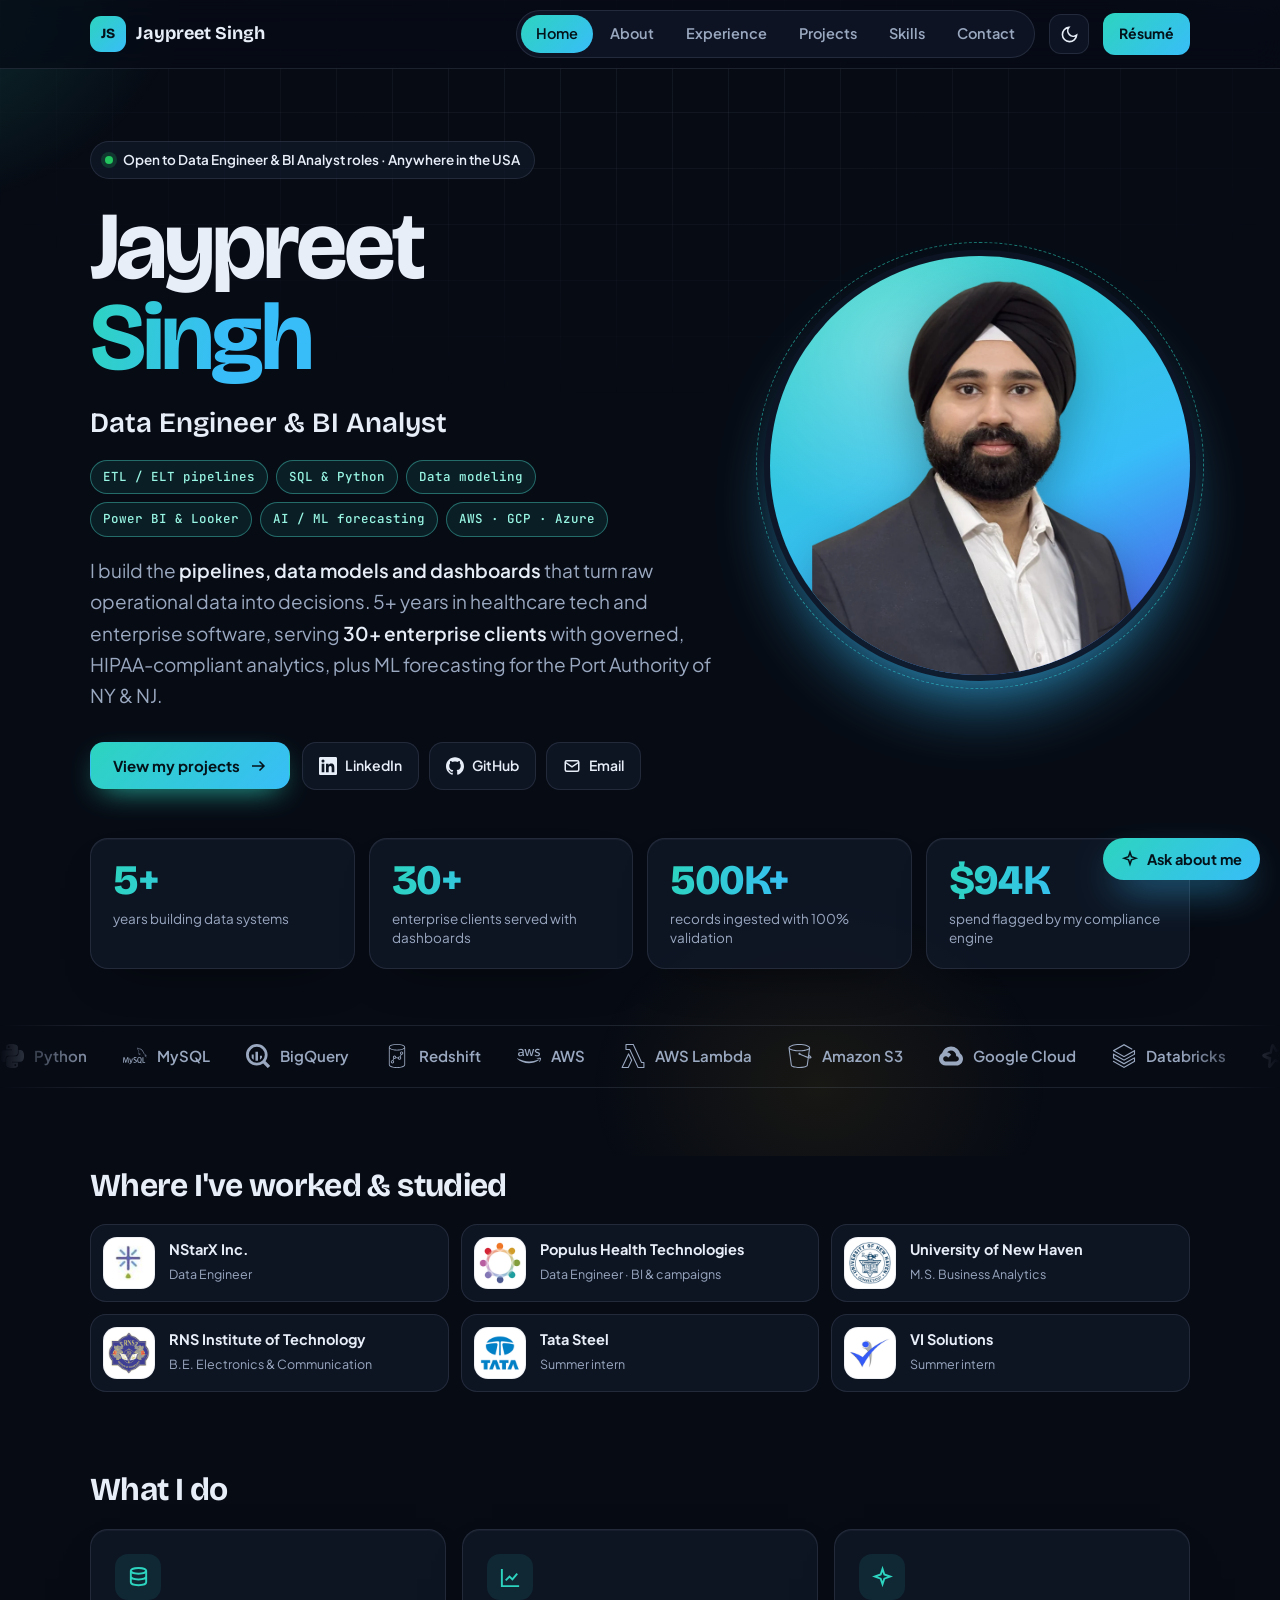
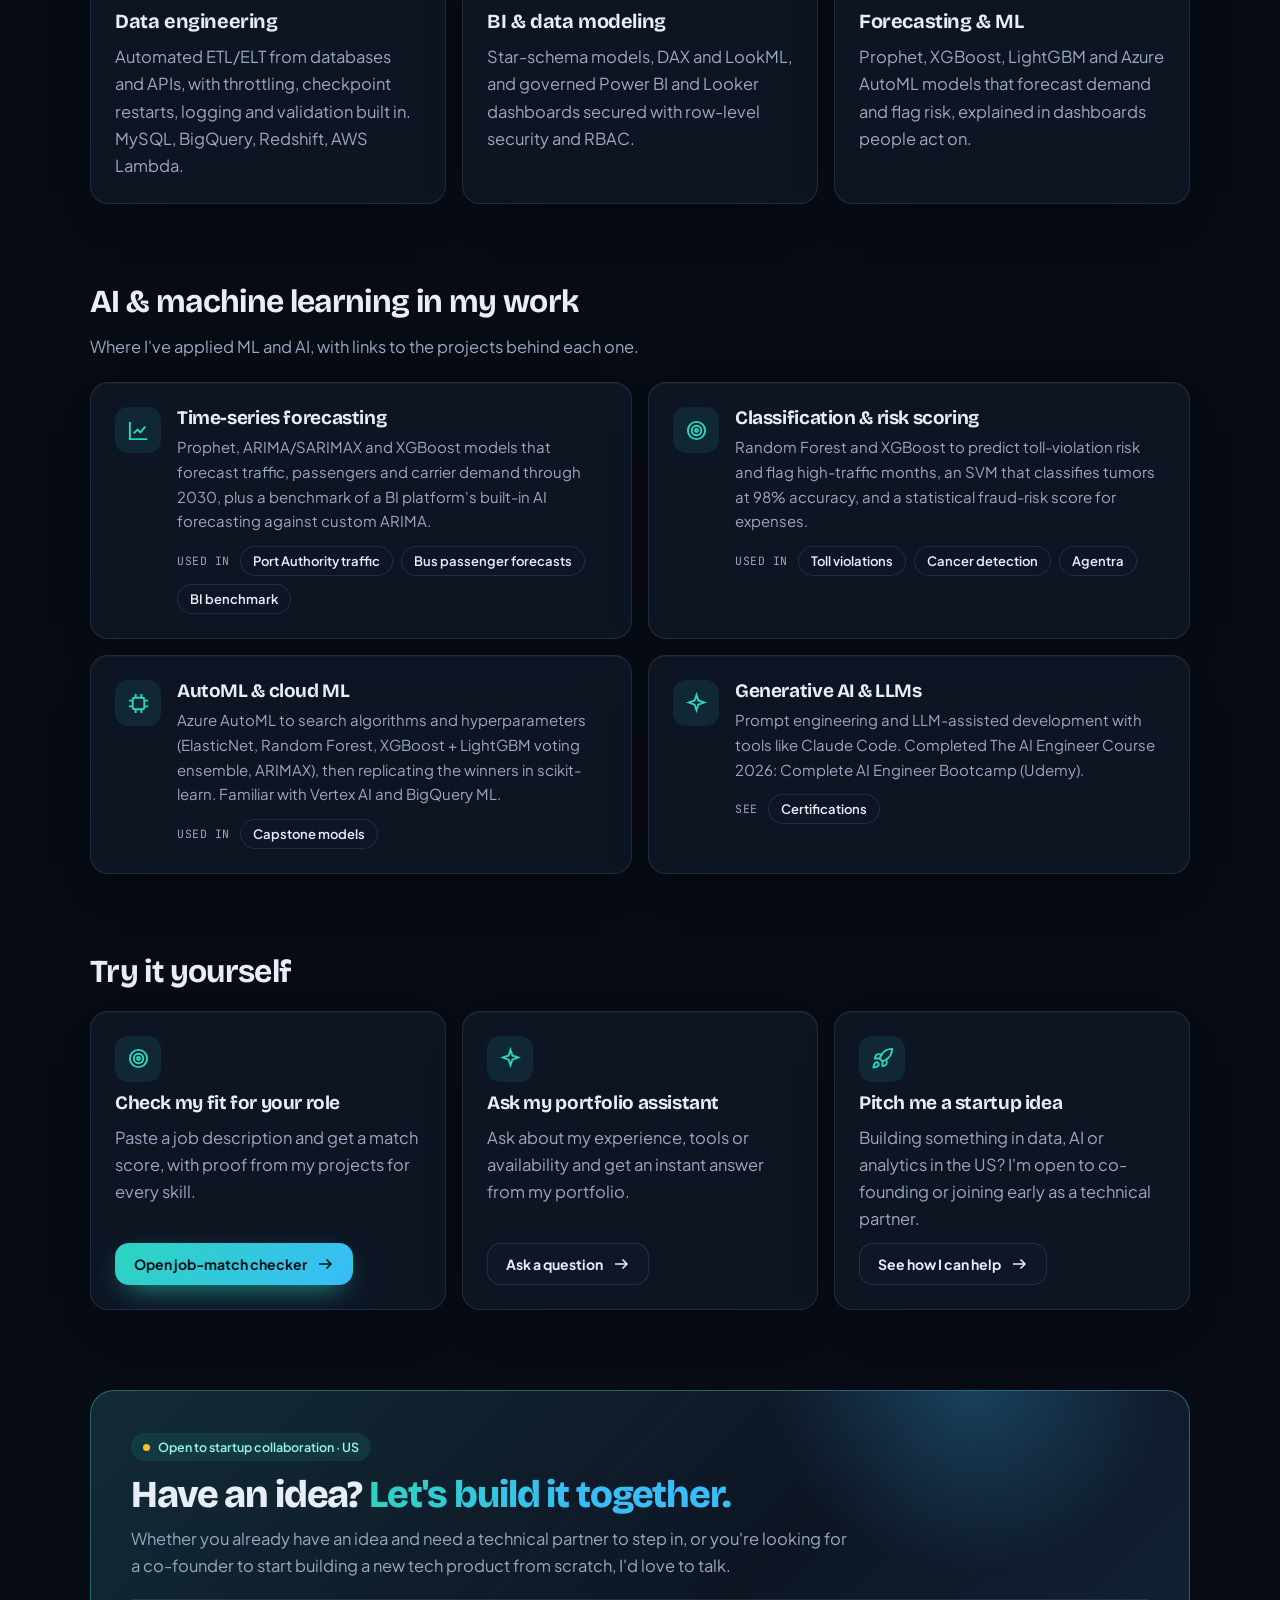
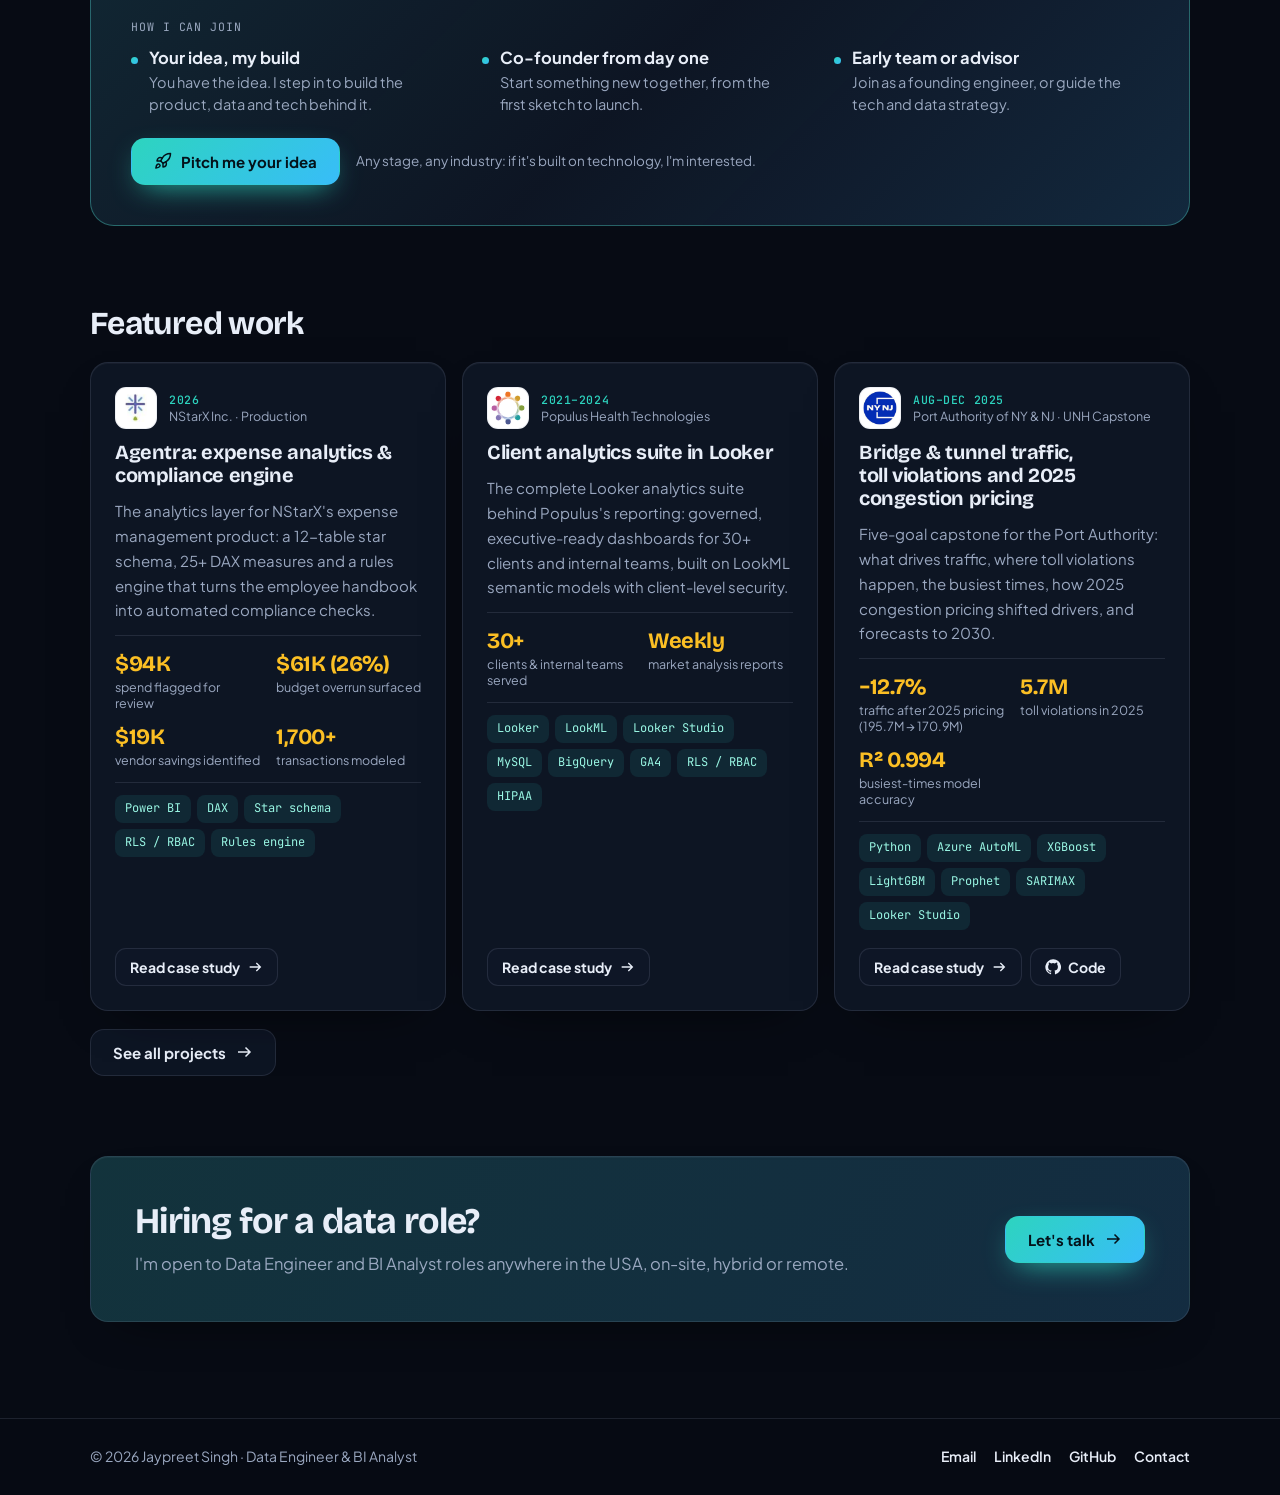
<file: index.html>
<!DOCTYPE html>
<html lang="en" data-theme="dark">
<head>
<meta charset="utf-8">
<meta name="viewport" content="width=device-width, initial-scale=1">
<title>Jaypreet Singh | Data Engineer &amp; BI Analyst</title>
<meta name="description" content="Jaypreet Singh: Data Engineer and BI Analyst in the New York City area. ETL pipelines, star-schema data models, Power BI and Looker dashboards, and ML forecasting.">
<meta property="og:title" content="Jaypreet Singh | Data Engineer & BI Analyst">
<meta property="og:description" content="Pipelines, data models and dashboards that turn raw data into decisions.">
<meta property="og:type" content="website">
<meta property="og:image" content="https://jaypreet-singh.github.io/assets/og-image.jpg">
<meta property="og:url" content="https://jaypreet-singh.github.io/">
<meta name="twitter:card" content="summary_large_image">
<link rel="canonical" href="https://jaypreet-singh.github.io/">
<script type="application/ld+json">
{"@context":"https://schema.org","@type":"Person","name":"Jaypreet Singh","jobTitle":"Data Engineer & BI Analyst","url":"https://jaypreet-singh.github.io/","image":"https://jaypreet-singh.github.io/assets/og-image.jpg","email":"mailto:s.jaypreet@gmail.com","address":{"@type":"PostalAddress","addressLocality":"New York City","addressRegion":"NY","addressCountry":"US"},"worksFor":{"@type":"Organization","name":"NStarX Inc."},"alumniOf":[{"@type":"CollegeOrUniversity","name":"University of New Haven"},{"@type":"CollegeOrUniversity","name":"RNS Institute of Technology"}],"knowsAbout":["Data Engineering","ETL","SQL","Python","Power BI","Looker","Business Intelligence","Machine Learning","Forecasting","AWS","BigQuery"],"sameAs":["https://www.linkedin.com/in/jaypreet-singh/","https://github.com/jaypreet-singh"]}
</script>
<meta name="theme-color" content="#070B14">
<link rel="icon" type="image/svg+xml" href="assets/favicon.svg">
<link rel="icon" type="image/png" href="assets/favicon.png">
<link rel="apple-touch-icon" href="assets/favicon.png">
<link rel="preconnect" href="https://fonts.googleapis.com">
<link rel="preconnect" href="https://fonts.gstatic.com" crossorigin>
<link href="https://fonts.googleapis.com/css2?family=Bricolage+Grotesque:opsz,wght@12..96,500;12..96,600;12..96,700;12..96,800&family=Plus+Jakarta+Sans:wght@400;500;600;700&family=JetBrains+Mono:wght@400;500&display=swap" rel="stylesheet">
<link rel="stylesheet" href="css/style.css?v=d4e5ac04">
<script>try{var t=localStorage.getItem("theme");if(t)document.documentElement.setAttribute("data-theme",t);}catch(e){}</script>
</head>
<body>

<header class="topbar">
  <div class="wrap">
    <a class="brand" href="#home" aria-label="Jaypreet Singh, home"><span class="mark">JS</span><span class="name">Jaypreet Singh</span></a>
    <nav aria-label="Main">
      <ul class="tabs" id="tabs">
        <li><a href="#home">Home</a></li>
        <li><a href="#about">About</a></li>
        <li><a href="#experience">Experience</a></li>
        <li><a href="#projects">Projects</a></li>
        <li><a href="#skills">Skills</a></li>
        <li><a href="#contact">Contact</a></li>
      </ul>
    </nav>
    <button class="icon-btn theme-toggle" id="theme-toggle" type="button" aria-label="Switch theme">
      <svg class="sun" viewBox="0 0 24 24" fill="none" stroke="currentColor" stroke-width="2" aria-hidden="true"><circle cx="12" cy="12" r="4"/><path d="M12 2v2M12 20v2M4.9 4.9l1.4 1.4M17.7 17.7l1.4 1.4M2 12h2M20 12h2M4.9 19.1l1.4-1.4M17.7 6.3l1.4-1.4"/></svg>
      <svg class="moon" viewBox="0 0 24 24" fill="none" stroke="currentColor" stroke-width="2" aria-hidden="true"><path d="M21 12.8A9 9 0 1 1 11.2 3a7 7 0 0 0 9.8 9.8z"/></svg>
    </button>
    <details class="resume-menu">
      <summary>Résumé</summary>
      <div class="menu">
        <a href="assets/Jaypreet_Singh_Data_Engineer_Resume.pdf" target="_blank" rel="noopener"><svg width="20" height="20" viewBox="0 0 24 24" fill="none" stroke="currentColor" stroke-width="2" aria-hidden="true"><path d="M14 3H6a2 2 0 0 0-2 2v14a2 2 0 0 0 2 2h12a2 2 0 0 0 2-2V9z"/><path d="M14 3v6h6"/></svg><span>Data Engineer résumé<small>PDF · engineering focus</small></span></a>
        <a href="assets/Jaypreet_Singh_Data_Analyst_Resume.pdf" target="_blank" rel="noopener"><svg width="20" height="20" viewBox="0 0 24 24" fill="none" stroke="currentColor" stroke-width="2" aria-hidden="true"><path d="M14 3H6a2 2 0 0 0-2 2v14a2 2 0 0 0 2 2h12a2 2 0 0 0 2-2V9z"/><path d="M14 3v6h6"/></svg><span>Data Analyst résumé<small>PDF · analytics &amp; BI focus</small></span></a>
      </div>
    </details>
    <button class="icon-btn menu-toggle" id="menu-toggle" type="button" aria-expanded="false" aria-controls="tabs" aria-label="Open menu">
      <svg viewBox="0 0 24 24" fill="none" stroke="currentColor" stroke-width="2" aria-hidden="true"><path d="M4 7h16M4 12h16M4 17h16"/></svg>
    </button>
  </div>
</header>

<main>
<!-- ======================= HOME ======================= -->
<section class="view" id="view-home" data-view="home" aria-label="Home">
  <div class="wrap hero">
    <div class="hero-grid">
      <div>
        <span class="status"><i aria-hidden="true"></i>Open to Data Engineer &amp; BI Analyst roles · Anywhere in the USA</span>
        <h1>Jaypreet<br><span class="grad">Singh</span></h1>
        <div class="role">Data Engineer &amp; BI Analyst</div>
        <ul class="hero-skills" aria-label="Core skills">
          <li>ETL / ELT pipelines</li><li>SQL &amp; Python</li><li>Data modeling</li><li>Power BI &amp; Looker</li><li>AI / ML forecasting</li><li>AWS · GCP · Azure</li>
        </ul>
        <p class="lede">I build the <strong>pipelines, data models and dashboards</strong> that turn raw operational data into decisions. 5+ years in healthcare tech and enterprise software, serving <strong>30+ enterprise clients</strong> with governed, HIPAA-compliant analytics, plus ML forecasting for the Port Authority of NY &amp; NJ.</p>
        <div class="hero-actions">
          <a class="btn btn-primary" href="#projects">View my projects <svg viewBox="0 0 24 24" fill="none" stroke="currentColor" stroke-width="2" aria-hidden="true"><path d="M4 12h16M14 6l6 6-6 6"/></svg></a>
          <div class="socials" aria-label="Profiles">
            <a href="https://www.linkedin.com/in/jaypreet-singh/" target="_blank" rel="noopener" aria-label="LinkedIn"><svg viewBox="0 0 24 24" fill="currentColor" aria-hidden="true"><path d="M20.45 20.45h-3.56v-5.57c0-1.33-.02-3.04-1.85-3.04-1.85 0-2.13 1.45-2.13 2.94v5.67H9.35V9h3.41v1.56h.05c.48-.9 1.64-1.85 3.37-1.85 3.6 0 4.27 2.37 4.27 5.46v6.28zM5.34 7.43a2.06 2.06 0 1 1 0-4.13 2.06 2.06 0 0 1 0 4.13zM7.12 20.45H3.56V9h3.56v11.45zM22.22 0H1.77C.79 0 0 .77 0 1.73v20.54C0 23.23.79 24 1.77 24h20.45c.98 0 1.78-.77 1.78-1.73V1.73C24 .77 23.2 0 22.22 0z"/></svg><span>LinkedIn</span></a>
            <a href="https://github.com/jaypreet-singh" target="_blank" rel="noopener" aria-label="GitHub"><svg fill="currentColor" aria-hidden="true" role="img" viewBox="0 0 24 24" xmlns="http://www.w3.org/2000/svg"><path d="M12 .297c-6.63 0-12 5.373-12 12 0 5.303 3.438 9.8 8.205 11.385.6.113.82-.258.82-.577 0-.285-.01-1.04-.015-2.04-3.338.724-4.042-1.61-4.042-1.61C4.422 18.07 3.633 17.7 3.633 17.7c-1.087-.744.084-.729.084-.729 1.205.084 1.838 1.236 1.838 1.236 1.07 1.835 2.809 1.305 3.495.998.108-.776.417-1.305.76-1.605-2.665-.3-5.466-1.332-5.466-5.93 0-1.31.465-2.38 1.235-3.22-.135-.303-.54-1.523.105-3.176 0 0 1.005-.322 3.3 1.23.96-.267 1.98-.399 3-.405 1.02.006 2.04.138 3 .405 2.28-1.552 3.285-1.23 3.285-1.23.645 1.653.24 2.873.12 3.176.765.84 1.23 1.91 1.23 3.22 0 4.61-2.805 5.625-5.475 5.92.42.36.81 1.096.81 2.22 0 1.606-.015 2.896-.015 3.286 0 .315.21.69.825.57C20.565 22.092 24 17.592 24 12.297c0-6.627-5.373-12-12-12"/></svg><span>GitHub</span></a>
            <a href="mailto:s.jaypreet@gmail.com" aria-label="Email"><svg viewBox="0 0 24 24" fill="none" stroke="currentColor" stroke-width="2" aria-hidden="true"><rect x="3" y="5" width="18" height="14" rx="2"/><path d="m3 7 9 6 9-6"/></svg><span>Email</span></a>
          </div>
        </div>
      </div>
      <div class="portrait">
        <div class="ring" aria-hidden="true"></div>
        <div class="disc"><img src="assets/jaypreet-singh.webp" alt="Jaypreet Singh" width="760" height="895"></div>
      </div>
    </div>

    <div class="kpis">
      <div class="card kpi"><b class="grad">5+</b><span>years building data systems</span></div>
      <div class="card kpi"><b class="grad">30+</b><span>enterprise clients served with dashboards</span></div>
      <div class="card kpi"><b class="grad">500K+</b><span>records ingested with 100% validation</span></div>
      <div class="card kpi"><b class="grad">$94K</b><span>spend flagged by my compliance engine</span></div>
    </div>
  </div>

  <div class="marquee" aria-label="Tools I use">
    <div class="marquee-track"><span class="tech"><svg aria-hidden="true" role="img" viewBox="0 0 24 24" xmlns="http://www.w3.org/2000/svg"><path d="M14.25.18l.9.2.73.26.59.3.45.32.34.34.25.34.16.33.1.3.04.26.02.2-.01.13V8.5l-.05.63-.13.55-.21.46-.26.38-.3.31-.33.25-.35.19-.35.14-.33.1-.3.07-.26.04-.21.02H8.77l-.69.05-.59.14-.5.22-.41.27-.33.32-.27.35-.2.36-.15.37-.1.35-.07.32-.04.27-.02.21v3.06H3.17l-.21-.03-.28-.07-.32-.12-.35-.18-.36-.26-.36-.36-.35-.46-.32-.59-.28-.73-.21-.88-.14-1.05-.05-1.23.06-1.22.16-1.04.24-.87.32-.71.36-.57.4-.44.42-.33.42-.24.4-.16.36-.1.32-.05.24-.01h.16l.06.01h8.16v-.83H6.18l-.01-2.75-.02-.37.05-.34.11-.31.17-.28.25-.26.31-.23.38-.2.44-.18.51-.15.58-.12.64-.1.71-.06.77-.04.84-.02 1.27.05zm-6.3 1.98l-.23.33-.08.41.08.41.23.34.33.22.41.09.41-.09.33-.22.23-.34.08-.41-.08-.41-.23-.33-.33-.22-.41-.09-.41.09zm13.09 3.95l.28.06.32.12.35.18.36.27.36.35.35.47.32.59.28.73.21.88.14 1.04.05 1.23-.06 1.23-.16 1.04-.24.86-.32.71-.36.57-.4.45-.42.33-.42.24-.4.16-.36.09-.32.05-.24.02-.16-.01h-8.22v.82h5.84l.01 2.76.02.36-.05.34-.11.31-.17.29-.25.25-.31.24-.38.2-.44.17-.51.15-.58.13-.64.09-.71.07-.77.04-.84.01-1.27-.04-1.07-.14-.9-.2-.73-.25-.59-.3-.45-.33-.34-.34-.25-.34-.16-.33-.1-.3-.04-.25-.02-.2.01-.13v-5.34l.05-.64.13-.54.21-.46.26-.38.3-.32.33-.24.35-.2.35-.14.33-.1.3-.06.26-.04.21-.02.13-.01h5.84l.69-.05.59-.14.5-.21.41-.28.33-.32.27-.35.2-.36.15-.36.1-.35.07-.32.04-.28.02-.21V6.07h2.09l.14.01zm-6.47 14.25l-.23.33-.08.41.08.41.23.33.33.23.41.08.41-.08.33-.23.23-.33.08-.41-.08-.41-.23-.33-.33-.23-.41-.08-.41.08z"/></svg>Python</span><span class="tech"><svg aria-hidden="true" role="img" viewBox="0 0 24 24" xmlns="http://www.w3.org/2000/svg"><path d="M16.405 5.501c-.115 0-.193.014-.274.033v.013h.014c.054.104.146.18.214.273.054.107.1.214.154.32l.014-.015c.094-.066.14-.172.14-.333-.04-.047-.046-.094-.08-.14-.04-.067-.126-.1-.18-.153zM5.77 18.695h-.927a50.854 50.854 0 00-.27-4.41h-.008l-1.41 4.41H2.45l-1.4-4.41h-.01a72.892 72.892 0 00-.195 4.41H0c.055-1.966.192-3.81.41-5.53h1.15l1.335 4.064h.008l1.347-4.064h1.095c.242 2.015.384 3.86.428 5.53zm4.017-4.08c-.378 2.045-.876 3.533-1.492 4.46-.482.716-1.01 1.073-1.583 1.073-.153 0-.34-.046-.566-.138v-.494c.11.017.24.026.386.026.268 0 .483-.075.647-.222.197-.18.295-.382.295-.605 0-.155-.077-.47-.23-.944L6.23 14.615h.91l.727 2.36c.164.536.233.91.205 1.123.4-1.064.678-2.227.835-3.483zm12.325 4.08h-2.63v-5.53h.885v4.85h1.745zm-3.32.135l-1.016-.5c.09-.076.177-.158.255-.25.433-.506.648-1.258.648-2.253 0-1.83-.718-2.746-2.155-2.746-.704 0-1.254.232-1.65.697-.43.508-.646 1.256-.646 2.245 0 .972.19 1.686.574 2.14.35.41.877.615 1.583.615.264 0 .506-.033.725-.098l1.325.772.36-.622zM15.5 17.588c-.225-.36-.337-.94-.337-1.736 0-1.393.424-2.09 1.27-2.09.443 0 .77.167.977.5.224.362.336.936.336 1.723 0 1.404-.424 2.108-1.27 2.108-.445 0-.77-.167-.978-.5zm-1.658-.425c0 .47-.172.856-.516 1.156-.344.3-.803.45-1.384.45-.543 0-1.064-.172-1.573-.515l.237-.476c.438.22.833.328 1.19.328.332 0 .593-.073.783-.22a.754.754 0 00.3-.615c0-.33-.23-.61-.648-.845-.388-.213-1.163-.657-1.163-.657-.422-.307-.632-.636-.632-1.177 0-.45.157-.81.47-1.085.315-.278.72-.415 1.22-.415.512 0 .98.136 1.4.41l-.213.476a2.726 2.726 0 00-1.064-.23c-.283 0-.502.068-.654.206a.685.685 0 00-.248.524c0 .328.234.61.666.85.393.215 1.187.67 1.187.67.433.305.648.63.648 1.168zm9.382-5.852c-.535-.014-.95.04-1.297.188-.1.04-.26.04-.274.167.055.053.063.14.11.214.08.134.218.313.346.407.14.11.28.216.427.31.26.16.555.255.81.416.145.094.293.213.44.313.073.05.12.14.214.172v-.02c-.046-.06-.06-.147-.105-.214-.067-.067-.134-.127-.2-.193a3.223 3.223 0 00-.695-.675c-.214-.146-.682-.35-.77-.595l-.013-.014c.146-.013.32-.066.46-.106.227-.06.435-.047.67-.106.106-.027.213-.06.32-.094v-.06c-.12-.12-.21-.283-.334-.395a8.867 8.867 0 00-1.104-.823c-.21-.134-.476-.22-.697-.334-.08-.04-.214-.06-.26-.127-.12-.146-.19-.34-.275-.514a17.69 17.69 0 01-.547-1.163c-.12-.262-.193-.523-.34-.763-.69-1.137-1.437-1.826-2.586-2.5-.247-.14-.543-.2-.856-.274-.167-.008-.334-.02-.5-.027-.11-.047-.216-.174-.31-.235-.38-.24-1.364-.76-1.644-.072-.18.434.267.862.422 1.082.115.153.26.328.34.5.047.116.06.235.107.356.106.294.207.622.347.897.073.14.153.287.247.413.054.073.146.107.167.227-.094.136-.1.334-.154.5-.24.757-.146 1.693.194 2.25.107.166.362.534.703.393.3-.12.234-.5.32-.835.02-.08.007-.133.048-.187v.015c.094.188.188.367.274.555.206.328.566.668.867.895.16.12.287.328.487.402v-.02h-.015c-.043-.058-.1-.086-.154-.133a3.445 3.445 0 01-.35-.4 8.76 8.76 0 01-.747-1.218c-.11-.21-.202-.436-.29-.643-.04-.08-.04-.2-.107-.24-.1.146-.247.273-.32.453-.127.288-.14.642-.188 1.01-.027.007-.014 0-.027.014-.214-.052-.287-.274-.367-.46-.2-.475-.233-1.238-.06-1.785.047-.14.247-.582.167-.716-.042-.127-.174-.2-.247-.303a2.478 2.478 0 01-.24-.427c-.16-.374-.24-.788-.414-1.162-.08-.173-.22-.354-.334-.513-.127-.18-.267-.307-.368-.52-.033-.073-.08-.194-.027-.274.014-.054.042-.075.094-.09.088-.072.335.022.422.062.247.1.455.194.662.334.094.066.195.193.315.226h.14c.214.047.455.014.655.073.355.114.675.28.962.46a5.953 5.953 0 012.085 2.286c.08.154.115.295.188.455.14.33.313.663.455.982.14.315.275.636.476.897.1.14.502.213.682.286.133.06.34.115.46.188.23.14.454.3.67.454.11.076.443.243.463.378z"/></svg>MySQL</span><span class="tech"><svg aria-hidden="true" role="img" viewBox="0 0 24 24" xmlns="http://www.w3.org/2000/svg"><path d="M5.676 10.595h2.052v5.244a5.892 5.892 0 0 1-2.052-2.088v-3.156zm18.179 10.836a.504.504 0 0 1 0 .708l-1.716 1.716a.504.504 0 0 1-.708 0l-4.248-4.248a.206.206 0 0 1-.007-.007c-.02-.02-.028-.045-.043-.066a10.736 10.736 0 0 1-6.334 2.065C4.835 21.599 0 16.764 0 10.799S4.835 0 10.8 0s10.799 4.835 10.799 10.8c0 2.369-.772 4.553-2.066 6.333.025.017.052.028.074.05l4.248 4.248zm-5.028-10.632a8.015 8.015 0 1 0-8.028 8.028h.024a8.016 8.016 0 0 0 8.004-8.028zm-4.86 4.98a6.002 6.002 0 0 0 2.04-2.184v-1.764h-2.04v3.948zm-4.5.948c.442.057.887.08 1.332.072.4.025.8.025 1.2 0V7.692H9.468v9.035z"/></svg>BigQuery</span><span class="tech"><svg aria-hidden="true" role="img" viewBox="0 0 24 24" xmlns="http://www.w3.org/2000/svg"><path d="M16.639 9.932a.822.822 0 0 1-.822-.82.823.823 0 0 1 1.645 0c0 .452-.37.82-.823.82m-2.086 4.994a.823.823 0 0 1-.822-.822.822.822 0 0 1 1.645 0 .822.822 0 0 1-.823.822m-5.004-.833a.822.822 0 1 1 .002-1.644.822.822 0 0 1-.002 1.644m-2.083 4.578a.823.823 0 0 1-.823-.82.823.823 0 0 1 1.645 0c0 .452-.37.82-.822.82m9.173-11.236a1.68 1.68 0 0 0-1.68 1.676c0 .566.285 1.066.718 1.37l-.782 1.982a1.674 1.674 0 0 0-1.923 1.104l-1.753-.398a1.675 1.675 0 0 0-3.348.103c0 .432.169.823.438 1.12l-.764 1.79c-.028-.001-.053-.008-.08-.008a1.68 1.68 0 0 0-1.68 1.676 1.68 1.68 0 0 0 3.36 0c0-.593-.312-1.112-.778-1.41l.674-1.579c.161.052.33.088.508.088.661 0 1.228-.386 1.502-.94l1.856.42a1.68 1.68 0 0 0 3.327-.325c0-.5-.224-.943-.574-1.25l.822-2.083c.053.005.104.016.157.016a1.68 1.68 0 0 0 1.68-1.676 1.68 1.68 0 0 0-1.68-1.676M12 23.145c-4.17 0-7.286-1.252-7.286-2.37V4.79C6.14 5.938 9.131 6.547 12 6.547c2.869 0 5.86-.609 7.286-1.756v15.983c0 1.12-3.116 2.37-7.286 2.37M12 .856c4.293 0 7.286 1.274 7.286 2.419 0 1.143-2.993 2.418-7.286 2.418-4.293 0-7.286-1.275-7.286-2.418C4.714 2.129 7.707.855 12 .855m8.143 2.419C20.143 1.147 15.947 0 12 0 8.052 0 3.857 1.147 3.857 3.274l.002.01h-.002v17.49C3.857 22.87 8.052 24 12 24c3.947 0 8.143-1.13 8.143-3.226V3.284h-.002l.002-.01"/></svg>Redshift</span><span class="tech"><svg aria-hidden="true" role="img" viewBox="0 0 24 24" xmlns="http://www.w3.org/2000/svg"><path d="M6.763 10.036c0 .296.032.535.088.71.064.176.144.368.256.576.04.063.056.127.056.183 0 .08-.048.16-.152.24l-.503.335a.383.383 0 0 1-.208.072c-.08 0-.16-.04-.239-.112a2.47 2.47 0 0 1-.287-.375 6.18 6.18 0 0 1-.248-.471c-.622.734-1.405 1.101-2.347 1.101-.67 0-1.205-.191-1.596-.574-.391-.384-.59-.894-.59-1.533 0-.678.239-1.23.726-1.644.487-.415 1.133-.623 1.955-.623.272 0 .551.024.846.064.296.04.6.104.918.176v-.583c0-.607-.127-1.03-.375-1.277-.255-.248-.686-.367-1.3-.367-.28 0-.568.031-.863.103-.295.072-.583.16-.862.272a2.287 2.287 0 0 1-.28.104.488.488 0 0 1-.127.023c-.112 0-.168-.08-.168-.247v-.391c0-.128.016-.224.056-.28a.597.597 0 0 1 .224-.167c.279-.144.614-.264 1.005-.36a4.84 4.84 0 0 1 1.246-.151c.95 0 1.644.216 2.091.647.439.43.662 1.085.662 1.963v2.586zm-3.24 1.214c.263 0 .534-.048.822-.144.287-.096.543-.271.758-.51.128-.152.224-.32.272-.512.047-.191.08-.423.08-.694v-.335a6.66 6.66 0 0 0-.735-.136 6.02 6.02 0 0 0-.75-.048c-.535 0-.926.104-1.19.32-.263.215-.39.518-.39.917 0 .375.095.655.295.846.191.2.47.296.838.296zm6.41.862c-.144 0-.24-.024-.304-.08-.064-.048-.12-.16-.168-.311L7.586 5.55a1.398 1.398 0 0 1-.072-.32c0-.128.064-.2.191-.2h.783c.151 0 .255.025.31.08.065.048.113.16.16.312l1.342 5.284 1.245-5.284c.04-.16.088-.264.151-.312a.549.549 0 0 1 .32-.08h.638c.152 0 .256.025.32.08.063.048.12.16.151.312l1.261 5.348 1.381-5.348c.048-.16.104-.264.16-.312a.52.52 0 0 1 .311-.08h.743c.127 0 .2.065.2.2 0 .04-.009.08-.017.128a1.137 1.137 0 0 1-.056.2l-1.923 6.17c-.048.16-.104.263-.168.311a.51.51 0 0 1-.303.08h-.687c-.151 0-.255-.024-.32-.08-.063-.056-.119-.16-.15-.32l-1.238-5.148-1.23 5.14c-.04.16-.087.264-.15.32-.065.056-.177.08-.32.08zm10.256.215c-.415 0-.83-.048-1.229-.143-.399-.096-.71-.2-.918-.32-.128-.071-.215-.151-.247-.223a.563.563 0 0 1-.048-.224v-.407c0-.167.064-.247.183-.247.048 0 .096.008.144.024.048.016.12.048.2.08.271.12.566.215.878.279.319.064.63.096.95.096.502 0 .894-.088 1.165-.264a.86.86 0 0 0 .415-.758.777.777 0 0 0-.215-.559c-.144-.151-.416-.287-.807-.415l-1.157-.36c-.583-.183-1.014-.454-1.277-.813a1.902 1.902 0 0 1-.4-1.158c0-.335.073-.63.216-.886.144-.255.335-.479.575-.654.24-.184.51-.32.83-.415.32-.096.655-.136 1.006-.136.175 0 .359.008.535.032.183.024.35.056.518.088.16.04.312.08.455.127.144.048.256.096.336.144a.69.69 0 0 1 .24.2.43.43 0 0 1 .071.263v.375c0 .168-.064.256-.184.256a.83.83 0 0 1-.303-.096 3.652 3.652 0 0 0-1.532-.311c-.455 0-.815.071-1.062.223-.248.152-.375.383-.375.71 0 .224.08.416.24.567.159.152.454.304.877.44l1.134.358c.574.184.99.44 1.237.767.247.327.367.702.367 1.117 0 .343-.072.655-.207.926-.144.272-.336.511-.583.703-.248.2-.543.343-.886.447-.36.111-.734.167-1.142.167zM21.698 16.207c-2.626 1.94-6.442 2.969-9.722 2.969-4.598 0-8.74-1.7-11.87-4.526-.247-.223-.024-.527.272-.351 3.384 1.963 7.559 3.153 11.877 3.153 2.914 0 6.114-.607 9.06-1.852.439-.2.814.287.383.607zM22.792 14.961c-.336-.43-2.22-.207-3.074-.103-.255.032-.295-.192-.063-.36 1.5-1.053 3.967-.75 4.254-.399.287.36-.08 2.826-1.485 4.007-.215.184-.423.088-.327-.151.32-.79 1.03-2.57.695-2.994z"/></svg>AWS</span><span class="tech"><svg aria-hidden="true" role="img" viewBox="0 0 24 24" xmlns="http://www.w3.org/2000/svg"><path d="M4.9855 0c-.2941.0031-.5335.2466-.534.5482L4.446 5.456c0 .1451.06.2835.159.3891a.5322.5322 0 0 0 .3806.1562h3.4282l8.197 17.6805a.5365.5365 0 0 0 .4885.3181h5.811c.2969 0 .5426-.2448.5426-.5482V18.544c0-.3035-.2392-.5482-.5425-.5482h-2.0138L12.7394.3153C12.647.124 12.4564 0 12.2452 0h-7.254Zm.5397 1.0907h6.3678l8.16 17.6804a.5365.5365 0 0 0 .4885.3181h1.8178v3.8173H17.437L9.2402 5.226a.536.536 0 0 0-.4885-.318H5.5223Zm2.0137 8.2366c-.2098.0011-.3937.1193-.4857.3096L.6002 23.2133a.5506.5506 0 0 0 .0313.5282.5334.5334 0 0 0 .4544.25h6.169a.5468.5468 0 0 0 .497-.3096l3.38-7.166a.5405.5405 0 0 0-.0029-.4686L8.036 9.637a.5468.5468 0 0 0-.4942-.3096Zm.0057 1.8036 2.488 5.1522-3.1214 6.6206H1.9465Z"/></svg>AWS Lambda</span><span class="tech"><svg aria-hidden="true" role="img" viewBox="0 0 24 24" xmlns="http://www.w3.org/2000/svg"><path d="M20.913 13.147l.12-.895c.947.576 1.258.922 1.354 1.071-.16.031-.562.046-1.474-.176zm-2.174 7.988a.547.547 0 0 0-.005.073c0 .084-.207.405-1.124.768a10.28 10.28 0 0 1-1.438.432c-1.405.325-3.128.504-4.853.504-4.612 0-7.412-1.184-7.412-1.704a.547.547 0 0 0-.005-.073L1.81 5.602c.135.078.28.154.432.227.042.02.086.038.128.057.134.062.272.122.417.18l.179.069c.154.058.314.114.478.168.043.013.084.029.13.043.207.065.423.127.646.187l.176.044c.175.044.353.087.534.127a23.414 23.414 0 0 0 .843.17l.121.023c.252.045.508.085.768.122.071.011.144.02.216.03.2.027.4.053.604.077l.24.027c.245.026.49.05.74.07l.081.009c.275.022.552.04.83.056l.233.012c.21.01.422.018.633.025a33.088 33.088 0 0 0 2.795-.026l.232-.011c.278-.016.555-.034.83-.056l.08-.008c.25-.02.497-.045.742-.072l.238-.026c.205-.024.408-.05.609-.077.07-.01.141-.019.211-.03.261-.037.519-.078.772-.122l.111-.02c.215-.04.427-.082.634-.125l.212-.047c.186-.041.368-.085.546-.13l.166-.042c.225-.06.444-.122.654-.189.04-.012.077-.026.115-.038a10.6 10.6 0 0 0 .493-.173c.058-.021.114-.044.17-.066.15-.06.293-.12.43-.185.038-.017.079-.034.116-.052.153-.073.3-.15.436-.228l-.976 7.245c-2.488-.78-5.805-2.292-7.311-3a1.09 1.09 0 0 0-1.088-1.085c-.6 0-1.088.489-1.088 1.088 0 .6.488 1.089 1.088 1.089.196 0 .378-.056.537-.148 1.72.812 5.144 2.367 7.715 3.15zm-7.42-20.047c5.677 0 9.676 1.759 9.75 2.736l-.014.113c-.01.033-.031.067-.048.101-.015.028-.026.057-.047.087-.024.033-.058.068-.09.102-.028.03-.051.06-.084.09-.038.035-.087.07-.133.105-.04.03-.074.06-.119.091-.053.036-.116.071-.177.107-.05.03-.095.06-.15.09-.068.036-.147.073-.222.11-.059.028-.114.057-.177.085-.084.038-.177.074-.268.111-.068.027-.13.054-.203.082-.097.036-.205.072-.31.107-.075.026-.148.053-.228.079-.111.035-.233.069-.35.103-.085.024-.165.05-.253.073-.124.034-.258.065-.389.098-.093.022-.181.046-.278.068-.139.032-.287.061-.433.091-.098.02-.191.041-.293.06-.155.03-.32.057-.482.084-.1.018-.198.036-.302.052-.166.026-.342.048-.515.072-.11.014-.213.03-.325.044-.181.023-.372.041-.56.06-.11.012-.218.025-.332.036-.188.016-.386.029-.58.043-.122.009-.24.02-.364.028-.207.012-.422.02-.635.028-.12.005-.234.012-.354.016a35.605 35.605 0 0 1-2.069 0c-.12-.004-.234-.011-.352-.016-.214-.008-.43-.016-.637-.028-.122-.008-.238-.02-.36-.027-.195-.015-.394-.028-.584-.044-.11-.01-.215-.024-.324-.035-.19-.02-.384-.038-.568-.06l-.315-.044c-.176-.024-.355-.046-.525-.073-.1-.015-.192-.033-.29-.05-.167-.028-.335-.055-.494-.086-.096-.018-.183-.038-.276-.056-.151-.032-.305-.062-.45-.095-.09-.02-.173-.043-.26-.064-.138-.034-.277-.067-.407-.102-.082-.022-.157-.046-.235-.069a11.75 11.75 0 0 1-.368-.108c-.075-.024-.141-.049-.213-.073-.11-.037-.223-.075-.325-.113-.067-.025-.125-.051-.188-.077-.096-.038-.195-.076-.282-.115-.06-.027-.11-.054-.166-.08-.08-.039-.162-.077-.233-.116-.052-.028-.094-.055-.142-.084-.063-.038-.13-.075-.185-.113-.043-.029-.075-.058-.113-.086-.048-.037-.098-.073-.139-.11-.032-.029-.054-.057-.08-.087-.033-.035-.069-.07-.093-.104-.02-.03-.031-.058-.046-.086-.018-.035-.039-.068-.049-.102l-.015-.113c.076-.977 4.074-2.736 9.748-2.736zm12.182 12.124c-.118-.628-.84-1.291-2.31-2.128l.963-7.16a.531.531 0 0 0 .005-.073C22.16 1.581 16.447 0 11.32 0 6.194 0 .482 1.581.482 3.851a.58.58 0 0 0 .005.072L2.819 21.25c.071 2.002 5.236 2.75 8.5 2.75 1.805 0 3.615-.188 5.098-.531.598-.138 1.133-.3 1.592-.48 1.18-.467 1.789-1.053 1.813-1.739l.945-7.018c.557.131 1.016.197 1.389.197.54 0 .902-.137 1.134-.413a.956.956 0 0 0 .21-.804Z"/></svg>Amazon S3</span><span class="tech"><svg aria-hidden="true" role="img" viewBox="0 0 24 24" xmlns="http://www.w3.org/2000/svg"><path d="M12.19 2.38a9.344 9.344 0 0 0-9.234 6.893c.053-.02-.055.013 0 0-3.875 2.551-3.922 8.11-.247 10.941l.006-.007-.007.03a6.717 6.717 0 0 0 4.077 1.356h5.173l.03.03h5.192c6.687.053 9.376-8.605 3.835-12.35a9.365 9.365 0 0 0-2.821-4.552l-.043.043.006-.05A9.344 9.344 0 0 0 12.19 2.38zm-.358 4.146c1.244-.04 2.518.368 3.486 1.15a5.186 5.186 0 0 1 1.862 4.078v.518c3.53-.07 3.53 5.262 0 5.193h-5.193l-.008.009v-.04H6.785a2.59 2.59 0 0 1-1.067-.23h.001a2.597 2.597 0 1 1 3.437-3.437l3.013-3.012A6.747 6.747 0 0 0 8.11 8.24c.018-.01.04-.026.054-.023a5.186 5.186 0 0 1 3.67-1.69z"/></svg>Google Cloud</span><span class="tech"><svg aria-hidden="true" role="img" viewBox="0 0 24 24" xmlns="http://www.w3.org/2000/svg"><path d="M.95 14.184L12 20.403l9.919-5.55v2.21L12 22.662l-10.484-5.96-.565.308v.77L12 24l11.05-6.218v-4.317l-.515-.309L12 19.118l-9.867-5.653v-2.21L12 16.805l11.05-6.218V6.32l-.515-.308L12 11.974 2.647 6.681 12 1.388l7.76 4.368.668-.411v-.566L12 0 .95 6.27v.72L12 13.207l9.919-5.55v2.26L12 15.52 1.516 9.56l-.565.308Z"/></svg>Databricks</span><span class="tech"><svg aria-hidden="true" role="img" viewBox="0 0 24 24" xmlns="http://www.w3.org/2000/svg"><path d="M10.812 0c-.425.013-.845.215-1.196.605a3.593 3.593 0 00-.493.722c-.355.667-.425 1.415-.556 2.143a551.9 551.9 0 00-.726 4.087c-.027.16-.096.227-.244.273C5.83 8.386 4.06 8.94 2.3 9.514c-.387.125-.773.289-1.114.506-1.042.665-1.196 1.753-.415 2.71.346.422.79.715 1.284.936 1.1.49 2.202.976 3.3 1.47.019.01.036.013.053.019h-.004l1.306.535c0 .023.002.045 0 .073-.2 2.03-.39 4.063-.58 6.095-.04.419-.012.831.134 1.23.317.87 1.065 1.148 1.881.701.372-.204.666-.497.937-.818 1.372-1.623 2.746-3.244 4.113-4.872.111-.133.205-.15.363-.098.349.117.697.231 1.045.347h.001c.02.012.045.02.073.03l.142.042c1.248.416 2.68.775 3.929 1.19.4.132.622.164 1.045.098.311-.048.592-.062.828-.236.602-.33.995-.957.988-1.682-.005-.427-.154-.813-.35-1.186-.82-1.556-1.637-3.113-2.461-4.666-.078-.148-.076-.243.037-.375 1.381-1.615 2.756-3.236 4.133-4.855.272-.32.513-.658.653-1.058.308-.878-.09-1.57-1-1.741a2.783 2.783 0 00-1.235.069c-1.974.521-3.947 1.041-5.918 1.57-.175.047-.26.015-.355-.144a353.08 353.08 0 00-2.421-4.018 4.61 4.61 0 00-.652-.849c-.371-.37-.802-.549-1.227-.536zm.172 3.703a.592.592 0 01.189.211c.87 1.446 1.742 2.89 2.609 4.338.07.118.135.16.277.121 1.525-.41 3.052-.813 4.579-1.217.367-.098.735-.193 1.103-.289a.399.399 0 01-.1.2c-1.259 1.48-2.516 2.962-3.779 4.438-.11.13-.12.22-.04.37.937 1.803 1.768 3.309 2.498 4.76l-3.696-1.019c-.538-.18-1.077-.358-1.615-.539-.163-.055-.25-.03-.36.1-1.248 1.488-2.504 2.97-3.759 4.454a.398.398 0 01-.18.132c.035-.378.068-.757.104-1.136.149-1.572.297-3.144.451-4.716-.03-.318.117-.405-.322-.545-1.493-.593-3.346-1.321-4.816-1.905a.595.595 0 01.24-.134c1.797-.57 3.595-1.14 5.394-1.705.127-.04.199-.092.211-.233.013-.148.05-.294.076-.441.241-1.363.483-2.726.726-4.088.068-.386.14-.771.21-1.157z"/></svg>Apache Spark</span><span class="tech"><svg aria-hidden="true" role="img" viewBox="0 0 24 24" xmlns="http://www.w3.org/2000/svg"><path d="M11.9475 0c-1.1598.0021-2.0982.944-2.096 2.1038a2.1 2.1 0 00.356 1.166l.895-.8959a.884.884 0 11.565.564l-.895.895c.9593.6478 2.2621.3953 2.91-.564.6478-.9593.3953-2.262-.564-2.91A2.096 2.096 0 0011.9475 0zm-.835 6.1128a3.2629 3.2629 0 00-.653-1.965l-1.164 1.162a1.667 1.667 0 01-.318 2.012l.632 1.5449a3.2819 3.2819 0 001.503-2.754zm-3.2499 1.666h-.03c-.9217.0009-1.6697-.7455-1.6707-1.6673-.001-.9217.7454-1.6697 1.6672-1.6707a1.669 1.669 0 01.9195.275l1.152-1.152c-1.4069-1.141-3.4724-.9257-4.6135.4811s-.9257 3.4723.481 4.6135a3.2799 3.2799 0 002.7275.6652l-.633-1.5439v-.001zm4.1279 1.3359c-.728 0-1.452.106-2.15.315l.922 2.2519c2.6872-.6819 5.4184.9438 6.1002 3.631.6818 2.6873-.9439 5.4184-3.6311 6.1002s-5.4184-.9439-6.1002-3.631c-.5682-2.2394.4655-4.5774 2.5041-5.6643l-.91-2.2449c-3.6908 1.808-5.2173 6.2657-3.4093 9.9567l.0005.001c1.808 3.6909 6.2657 5.2173 9.9567 3.4093l.001-.0005c3.6913-1.8071 5.2187-6.2645 3.4116-9.9558a7.4417 7.4417 0 00-6.6865-4.1696h-.008l-.001.001z"/></svg>Looker</span><span class="tech"><svg aria-hidden="true" role="img" viewBox="0 0 24 24" xmlns="http://www.w3.org/2000/svg"><path d="M19.197 23.002c-1.016-.613-1.697-1.728-1.697-3 0-1.273.681-2.388 1.697-3h-6.909a3.034 3.034 0 0 0-.252-.011c-1.656 0-3.022 1.355-3.036 3.011v.014c0 1.645 1.354 3 3 3 .096 0 .192-.005.288-.014h6.909Zm1.803-6c1.656 0 3 1.344 3 3s-1.344 3-3 3-3-1.344-3-3 1.344-3 3-3Zm-10.803-2.004c-1.016-.613-1.697-1.728-1.697-3 0-1.273.681-2.388 1.697-3H3.288a3.034 3.034 0 0 0-.252-.011C1.38 8.987.014 10.342 0 11.998v.014c0 1.645 1.354 3 3 3 .096 0 .192-.005.288-.014h6.909Zm1.803-6c1.656 0 3 1.344 3 3s-1.344 3-3 3-3-1.344-3-3 1.344-3 3-3Zm7.197-2.004c-1.016-.613-1.697-1.728-1.697-3 0-1.273.681-2.388 1.697-3h-6.909c-.08-.006-.16-.01-.24-.01C10.39.984 9.021 2.336 9 3.994v.014c0 1.645 1.354 3 3 3 .096 0 .192-.005.288-.014h6.909Zm1.803-6c1.656 0 3 1.344 3 3s-1.344 3-3 3-3-1.344-3-3 1.344-3 3-3Z"/></svg>Looker Studio</span><span class="tech"><svg aria-hidden="true" role="img" viewBox="0 0 24 24" xmlns="http://www.w3.org/2000/svg"><path d="M11.654.174V2.377H9.682v.58h1.972V5.16h.696V2.957h1.97v-.58h-1.97V.174h-.348zm6.03 2.262l-.002 1.623v1.623h-2.957v.927h2.957v3.188H18.725l.011-1.582.02-1.576 1.465-.02 1.46-.01v-.927H18.728V2.436h-.522zm-12.407.06V5.686H2.291v.925H5.277V9.801h.985V6.61h3.013v-.925H6.262V2.496H5.77zm6.086 5.27v3.593H8.06v1.188h3.304v3.596h1.28v-3.596H15.953v-1.188H12.643V7.766h-.637zm9.721 1.55v2.221h-2.012v.811h2.012v2.261h.887v-2.261H24v-.811h-2.029V9.317h-.422zm-19.111.131V11.621H0v.621H1.973v2.194H2.64v-2.194h2v-.62H2.609V9.446h-.318zm15.709 4.516v3.254h-3.016v.927h3.016v3.217h1.072v-3.216H21.74v-.928H18.754v-3.254h-.533zm-12.463.008v3.246H2.262v.928h2.957v3.189H6.32v-3.189h2.955v-.928H6.32V13.97h-.55zm6.316 4.578l.002 1.103v1.1H9.566v.812h1.971v2.262h.928l.012-1.119.017-1.143H14.463v-.812h-2V18.549h-.465z"/></svg>Tableau</span><span class="tech"><svg aria-hidden="true" role="img" viewBox="0 0 24 24" xmlns="http://www.w3.org/2000/svg"><path d="m23.7515 20.1367-3.13-2.6326c1.0862-1.7307 1.7303-3.7745 1.7303-5.9655 0-6.1684-5.008-11.1764-11.176-11.1764S0 5.3702 0 11.5386c0 6.168 5.008 11.176 11.1759 11.176 2.3934 0 4.6216-.7552 6.4443-2.0438l3.3324 2.7988s.4974.4236.921-.0738l1.9884-2.3568c-.0186 0 .3864-.4968-.1105-.9023zm-5.7078-8.598c0 3.7926-3.0747 6.8672-6.8678 6.8672-3.7926 0-6.8678-3.0746-6.8678-6.8673 0-3.793 3.0752-6.8678 6.8678-6.8678 3.7931 0 6.8678 3.0747 6.8678 6.8678zm-11.287 0c0-2.4304 1.9702-4.4006 4.4006-4.4006 2.4303 0 4.4005 1.9702 4.4005 4.4005 0 2.4304-1.9702 4.4006-4.4005 4.4006-2.4304 0-4.4005-1.9702-4.4005-4.4006z"/></svg>Qlik Sense</span><span class="tech"><svg aria-hidden="true" role="img" viewBox="0 0 24 24" xmlns="http://www.w3.org/2000/svg"><path d="M22.84 2.9982v17.9987c.0086 1.6473-1.3197 2.9897-2.967 2.9984a2.9808 2.9808 0 01-.3677-.0208c-1.528-.226-2.6477-1.5558-2.6105-3.1V3.1204c-.0369-1.5458 1.0856-2.8762 2.6157-3.1 1.6361-.1915 3.1178.9796 3.3093 2.6158.014.1201.0208.241.0202.3619zM4.1326 18.0548c-1.6417 0-2.9726 1.331-2.9726 2.9726C1.16 22.6691 2.4909 24 4.1326 24s2.9726-1.3309 2.9726-2.9726-1.331-2.9726-2.9726-2.9726zm7.8728-9.0098c-.0171 0-.0342 0-.0513.0003-1.6495.0904-2.9293 1.474-2.891 3.1256v7.9846c0 2.167.9535 3.4825 2.3505 3.763 1.6118.3266 3.1832-.7152 3.5098-2.327.04-.1974.06-.3983.0593-.5998v-8.9585c.003-1.6474-1.33-2.9852-2.9773-2.9882z"/></svg>Google Analytics</span><span class="tech"><svg aria-hidden="true" role="img" viewBox="0 0 24 24" xmlns="http://www.w3.org/2000/svg"><path d="M16.922 0h2.623v18.104h-2.623zm-4.126 12.94h2.623v2.57h-2.623zm0-7.037h2.623v5.446h-2.623zm0 11.197h2.623v5.446h-2.623zM4.456 5.896h2.622V24H4.455zm4.213 2.559h2.623v2.57H8.67zm0 4.151h2.623v5.447H8.67zm0-11.187h2.623v5.446H8.67Z"/></svg>Pandas</span><span class="tech"><svg aria-hidden="true" role="img" viewBox="0 0 24 24" xmlns="http://www.w3.org/2000/svg"><path d="M10.315 4.876L6.3048 2.8517l-4.401 2.1965 4.1186 2.0683zm1.8381.9277l4.2045 2.1223-4.3622 2.1906-4.125-2.0718zm5.6153-2.9213l4.3193 2.1658-3.863 1.9402-4.2131-2.1252zm-1.859-.9329L12.021 0 8.1742 1.9193l4.0068 2.0208zm-3.0401 16.7443V24l4.7107-2.3507-.0053-5.3085zm4.7037-4.2057l-.0052-5.2528-4.6985 2.3356v5.2546zm5.6553-.9845v5.327l-4.0178 2.0052-.0029-5.3028zm0-1.8626V6.4214l-4.0253 2.001.0034 5.2633zM11.2062 11.571L8.0333 9.9756v6.895s-3.8804-8.2564-4.2399-8.998c-.0463-.0957-.2371-.2007-.2858-.2262C2.8118 7.2812.773 6.2485.773 6.2485V18.43l2.8204 1.5076v-6.3674s3.8392 7.3775 3.878 7.458c.0389.0807.4245.8582.8362 1.1314.5485.363 2.8992 1.7766 2.8992 1.7766z"/></svg>NumPy</span><span class="tech"><svg aria-hidden="true" role="img" viewBox="0 0 24 24" xmlns="http://www.w3.org/2000/svg"><path d="M15.601 5.53c-1.91.035-3.981.91-5.63 2.56-2.93 2.93-2.083 8.53-1.088 9.525.805.804 6.595 1.843 9.526-1.088a9.74 9.74 0 0 0 .584-.643c.043-.292.205-.66.489-1.106a1.848 1.848 0 0 1-.537.176c-.144.265-.37.55-.676.855-.354.335-.607.554-.76.656a.795.795 0 0 1-.437.152c-.35 0-.514-.308-.494-.924-.22.316-.425.549-.612.7a.914.914 0 0 1-.578.224c-.194 0-.36-.09-.496-.273a1.03 1.03 0 0 1-.193-.507 4.016 4.016 0 0 1-.726.583c-.224.132-.47.197-.74.197-.3 0-.543-.096-.727-.288a.978.978 0 0 1-.257-.524v.004c-.3.276-.564.48-.79.611a1.295 1.295 0 0 1-.649.197.693.693 0 0 1-.571-.275c-.145-.183-.218-.43-.218-.739 0-.464.101-1.02.302-1.67.201-.65.445-1.25.733-1.797l.842-.312a.21.21 0 0 1 .06-.013c.063 0 .116.047.157.14.04.095.061.221.061.38 0 .451-.104.888-.312 1.31-.207.422-.532.873-.974 1.352-.018.23-.027.388-.027.474 0 .193.036.345.106.458.071.113.165.169.282.169a.71.71 0 0 0 .382-.13c.132-.084.333-.26.602-.523.028-.418.187-.798.482-1.142.324-.38.685-.569 1.08-.569.206 0 .37.054.494.16a.524.524 0 0 1 .186.417c0 .458-.486.829-1.459 1.114.088.43.32.646.693.646a.807.807 0 0 0 .417-.117c.129-.076.321-.243.575-.497.032-.252.118-.495.259-.728.182-.3.416-.544.701-.73.285-.185.537-.278.756-.278.276 0 .47.127.58.381l.677-.374h.186l-.292.971c-.15.488-.226.823-.226 1.004 0 .19.067.285.202.285.086 0 .181-.045.285-.137.104-.092.25-.232.437-.42v.001c.143-.155.274-.32.392-.494-.19-.084-.285-.21-.285-.375 0-.17.058-.352.174-.545.116-.194.275-.29.479-.29.172 0 .258.088.258.265 0 .139-.05.338-.149.596.367-.04.687-.32.961-.842l.228-.01c1.059-2.438.828-5.075-.83-6.732-1.019-1.02-2.408-1.5-3.895-1.471zm4.725 8.203a8.938 8.938 0 0 1-1.333 2.151 1.09 1.09 0 0 0-.012.147c0 .168.047.309.14.423.092.113.206.17.34.17.296 0 .714-.264 1.254-.787-.001.04-.003.08-.003.121 0 .146.012.368.036.666l.733-.172c0-.2.003-.357.01-.474.01-.157.033-.33.066-.517.02-.11.07-.216.152-.315l.186-.216a5.276 5.276 0 0 1 .378-.397c.062-.055.116-.099.162-.13a.26.26 0 0 1 .123-.046c.055 0 .083.035.083.106 0 .07-.052.236-.156.497-.194.486-.292.848-.292 1.084 0 .175.046.314.136.418a.45.45 0 0 0 .358.155c.365 0 .803-.269 1.313-.808v-.381c-.361.426-.623.64-.784.64-.109 0-.163-.067-.163-.2 0-.1.065-.316.195-.65.19-.486.285-.836.285-1.048a.464.464 0 0 0-.112-.319.36.36 0 0 0-.282-.127c-.165 0-.354.077-.567.233-.213.156-.5.436-.863.84.053-.262.165-.622.335-1.08l-.809.156a6.54 6.54 0 0 0-.399 1.074c-.04.156-.07.316-.092.48a7.447 7.447 0 0 1-.49.45.38.38 0 0 1-.229.08.208.208 0 0 1-.174-.082.352.352 0 0 1-.064-.222c0-.1.019-.214.056-.343.038-.13.12-.373.249-.731l.308-.849zm-17.21-2.927c-.863-.016-1.67.263-2.261.854-1.352 1.352-1.07 3.827.631 5.527 1.7 1.701 4.95 1.21 5.527.632.467-.466 1.07-3.827-.631-5.527-.957-.957-2.158-1.465-3.267-1.486zm12.285.358h.166v.21H15.4zm.427 0h.166v.865l.46-.455h.195l-.364.362.428.684h-.198l-.357-.575-.164.166v.41h-.166zm1.016 0h.166v.21h-.166zm.481.122h.166v.288h.172v.135h-.172v.717c0 .037.006.062.02.075.012.013.037.02.074.02a.23.23 0 0 0 .078-.01v.141a.802.802 0 0 1-.136.014.23.23 0 0 1-.15-.043.15.15 0 0 1-.052-.123v-.79h-.141v-.136h.141zm-3.562.258c.081 0 .15.012.207.038.057.024.1.061.13.11s.045.106.045.173h-.176c-.006-.111-.075-.167-.208-.167a.285.285 0 0 0-.164.041.134.134 0 0 0-.06.117c0 .035.015.065.045.088.03.024.08.044.15.06l.16.039a.47.47 0 0 1 .224.105c.047.046.07.108.07.186a.3.3 0 0 1-.052.175.327.327 0 0 1-.152.116.585.585 0 0 1-.226.041c-.136 0-.24-.03-.309-.088-.069-.059-.105-.149-.109-.269h.176c.004.037.01.065.017.084a.166.166 0 0 0 .034.054c.044.043.112.065.204.065a.31.31 0 0 0 .177-.045.139.139 0 0 0 .067-.119.116.116 0 0 0-.038-.09.287.287 0 0 0-.124-.055l-.156-.038a1.248 1.248 0 0 1-.159-.05.359.359 0 0 1-.098-.061.22.22 0 0 1-.058-.083.32.32 0 0 1-.016-.108c0-.096.036-.174.109-.232a.45.45 0 0 1 .29-.087zm1.035 0a.46.46 0 0 1 .202.043.351.351 0 0 1 .187.212.577.577 0 0 1 .023.126h-.168a.256.256 0 0 0-.078-.168.242.242 0 0 0-.17-.06.248.248 0 0 0-.155.05.306.306 0 0 0-.1.144.662.662 0 0 0-.034.224.58.58 0 0 0 .035.214.299.299 0 0 0 .101.135.261.261 0 0 0 .157.048c.142 0 .227-.084.256-.252h.167a.519.519 0 0 1-.065.22.35.35 0 0 1-.146.138.464.464 0 0 1-.216.048.448.448 0 0 1-.246-.066.441.441 0 0 1-.161-.192.703.703 0 0 1-.057-.293c0-.085.01-.163.032-.233a.522.522 0 0 1 .095-.182.403.403 0 0 1 .15-.117.453.453 0 0 1 .191-.04zm.603.03h.166v1.046H15.4zm1.443 0h.166v1.046h-.166zm-5.05.618c-.08 0-.2.204-.356.611-.155.407-.308.977-.459 1.71.281-.312.509-.662.683-1.05.175-.387.262-.72.262-.999a.455.455 0 0 0-.036-.197c-.025-.05-.056-.075-.093-.075zm4.662 1.797c-.221 0-.431.188-.629.563-.197.376-.296.722-.296 1.038 0 .12.029.216.088.29a.273.273 0 0 0 .223.111c.221 0 .43-.188.625-.565.196-.377.294-.725.294-1.043a.457.457 0 0 0-.083-.29.269.269 0 0 0-.222-.104zm-2.848.007c-.146 0-.285.11-.417.333-.133.222-.2.51-.2.866.566-.159.849-.452.849-.881 0-.212-.077-.318-.232-.318Z"/></svg>Scikit-learn</span><span class="tech"><svg aria-hidden="true" role="img" viewBox="0 0 24 24" xmlns="http://www.w3.org/2000/svg"><path d="m4.7144 15.9555 4.7174-2.6471.079-.2307-.079-.1275h-.2307l-.7893-.0486-2.6956-.0729-2.3375-.0971-2.2646-.1214-.5707-.1215-.5343-.7042.0546-.3522.4797-.3218.686.0608 1.5179.1032 2.2767.1578 1.6514.0972 2.4468.255h.3886l.0546-.1579-.1336-.0971-.1032-.0972L6.973 9.8356l-2.55-1.6879-1.3356-.9714-.7225-.4918-.3643-.4614-.1578-1.0078.6557-.7225.8803.0607.2246.0607.8925.686 1.9064 1.4754 2.4893 1.8336.3643.3035.1457-.1032.0182-.0728-.164-.2733-1.3539-2.4467-1.445-2.4893-.6435-1.032-.17-.6194c-.0607-.255-.1032-.4674-.1032-.7285L6.287.1335 6.6997 0l.9957.1336.419.3642.6192 1.4147 1.0018 2.2282 1.5543 3.0296.4553.8985.2429.8318.091.255h.1579v-.1457l.1275-1.706.2368-2.0947.2307-2.6957.0789-.7589.3764-.9107.7468-.4918.5828.2793.4797.686-.0668.4433-.2853 1.8517-.5586 2.9021-.3643 1.9429h.2125l.2429-.2429.9835-1.3053 1.6514-2.0643.7286-.8196.85-.9046.5464-.4311h1.0321l.759 1.1293-.34 1.1657-1.0625 1.3478-.8804 1.1414-1.2628 1.7-.7893 1.36.0729.1093.1882-.0183 2.8535-.607 1.5421-.2794 1.8396-.3157.8318.3886.091.3946-.3278.8075-1.967.4857-2.3072.4614-3.4364.8136-.0425.0304.0486.0607 1.5482.1457.6618.0364h1.621l3.0175.2247.7892.522.4736.6376-.079.4857-1.2142.6193-1.6393-.3886-3.825-.9107-1.3113-.3279h-.1822v.1093l1.0929 1.0686 2.0035 1.8092 2.5075 2.3314.1275.5768-.3218.4554-.34-.0486-2.2039-1.6575-.85-.7468-1.9246-1.621h-.1275v.17l.4432.6496 2.3436 3.5214.1214 1.0807-.17.3521-.6071.2125-.6679-.1214-1.3721-1.9246L14.38 17.959l-1.1414-1.9428-.1397.079-.674 7.2552-.3156.3703-.7286.2793-.6071-.4614-.3218-.7468.3218-1.4753.3886-1.9246.3157-1.53.2853-1.9004.17-.6314-.0121-.0425-.1397.0182-1.4328 1.9672-2.1796 2.9446-1.7243 1.8456-.4128.164-.7164-.3704.0667-.6618.4008-.5889 2.386-3.0357 1.4389-1.882.929-1.0868-.0062-.1579h-.0546l-6.3385 4.1164-1.1293.1457-.4857-.4554.0608-.7467.2307-.2429 1.9064-1.3114Z"/></svg>Claude Code</span><span class="tech"><svg aria-hidden="true" role="img" viewBox="0 0 24 24" xmlns="http://www.w3.org/2000/svg"><path d="M12 2.746c-6.627 0-12 3.599-12 8.037 0 3.897 4.144 7.144 9.64 7.88V16.26c-2.924-.915-4.925-2.755-4.925-4.877 0-3.035 4.084-5.494 9.12-5.494 5.038 0 8.757 1.683 8.757 5.494 0 1.976-.999 3.379-2.662 4.272.09.066.174.128.258.216.169.149.25.363.372.544 2.128-1.45 3.44-3.437 3.44-5.631 0-4.44-5.373-8.038-12-8.038zm-2.111 4.99v13.516l4.093-.002-.002-5.291h1.1c.225 0 .321.066.549.25.272.22.715.982.715.982l2.164 4.063 4.627-.002-2.864-4.826s-.086-.193-.265-.383a2.22 2.22 0 00-.582-.416c-.422-.214-1.149-.434-1.149-.434s3.578-.264 3.578-3.826c0-3.562-3.744-3.63-3.744-3.63zm4.127 2.93l2.478.002s1.149-.062 1.149 1.127c0 1.165-1.149 1.17-1.149 1.17h-2.478zm1.754 6.119c-.494.049-1.012.079-1.54.088v1.807a16.622 16.622 0 002.37-.473l-.471-.891s-.108-.183-.248-.394c-.039-.054-.08-.098-.111-.137z"/></svg>R</span><span class="tech"><svg aria-hidden="true" role="img" viewBox="0 0 24 24" xmlns="http://www.w3.org/2000/svg"><path d="M7.157 22.201A1.784 1.799 0 0 1 5.374 24a1.784 1.799 0 0 1-1.784-1.799 1.784 1.799 0 0 1 1.784-1.799 1.784 1.799 0 0 1 1.783 1.799zM20.582 1.427a1.415 1.427 0 0 1-1.415 1.428 1.415 1.427 0 0 1-1.416-1.428A1.415 1.427 0 0 1 19.167 0a1.415 1.427 0 0 1 1.415 1.427zM4.992 3.336A1.047 1.056 0 0 1 3.946 4.39a1.047 1.056 0 0 1-1.047-1.055A1.047 1.056 0 0 1 3.946 2.28a1.047 1.056 0 0 1 1.046 1.056zm7.336 1.517c3.769 0 7.06 1.38 8.768 3.424a9.363 9.363 0 0 0-3.393-4.547 9.238 9.238 0 0 0-5.377-1.728A9.238 9.238 0 0 0 6.95 3.73a9.363 9.363 0 0 0-3.394 4.547c1.713-2.04 5.004-3.424 8.772-3.424zm.001 13.295c-3.768 0-7.06-1.381-8.768-3.425a9.363 9.363 0 0 0 3.394 4.547A9.238 9.238 0 0 0 12.33 21a9.238 9.238 0 0 0 5.377-1.729 9.363 9.363 0 0 0 3.393-4.547c-1.712 2.044-5.003 3.425-8.772 3.425Z"/></svg>Jupyter</span><span class="tech"><svg aria-hidden="true" role="img" viewBox="0 0 24 24" xmlns="http://www.w3.org/2000/svg"><path d="M0 0h24v24H0V0zm22.034 18.276c-.175-1.095-.888-2.015-3.003-2.873-.736-.345-1.554-.585-1.797-1.14-.091-.33-.105-.51-.046-.705.15-.646.915-.84 1.515-.66.39.12.75.42.976.9 1.034-.676 1.034-.676 1.755-1.125-.27-.42-.404-.601-.586-.78-.63-.705-1.469-1.065-2.834-1.034l-.705.089c-.676.165-1.32.525-1.71 1.005-1.14 1.291-.811 3.541.569 4.471 1.365 1.02 3.361 1.244 3.616 2.205.24 1.17-.87 1.545-1.966 1.41-.811-.18-1.26-.586-1.755-1.336l-1.83 1.051c.21.48.45.689.81 1.109 1.74 1.756 6.09 1.666 6.871-1.004.029-.09.24-.705.074-1.65l.046.067zm-8.983-7.245h-2.248c0 1.938-.009 3.864-.009 5.805 0 1.232.063 2.363-.138 2.711-.33.689-1.18.601-1.566.48-.396-.196-.597-.466-.83-.855-.063-.105-.11-.196-.127-.196l-1.825 1.125c.305.63.75 1.172 1.324 1.517.855.51 2.004.675 3.207.405.783-.226 1.458-.691 1.811-1.411.51-.93.402-2.07.397-3.346.012-2.054 0-4.109 0-6.179l.004-.056z"/></svg>JavaScript</span><span class="tech"><svg aria-hidden="true" role="img" viewBox="0 0 24 24" xmlns="http://www.w3.org/2000/svg"><path d="M1.5 0h21l-1.91 21.563L11.977 24l-8.564-2.438L1.5 0zm7.031 9.75l-.232-2.718 10.059.003.23-2.622L5.412 4.41l.698 8.01h9.126l-.326 3.426-2.91.804-2.955-.81-.188-2.11H6.248l.33 4.171L12 19.351l5.379-1.443.744-8.157H8.531z"/></svg>HTML / CSS</span><span class="tech"><svg aria-hidden="true" role="img" viewBox="0 0 24 24" xmlns="http://www.w3.org/2000/svg"><path d="M23.546 10.93L13.067.452c-.604-.603-1.582-.603-2.188 0L8.708 2.627l2.76 2.76c.645-.215 1.379-.07 1.889.441.516.515.658 1.258.438 1.9l2.658 2.66c.645-.223 1.387-.078 1.9.435.721.72.721 1.884 0 2.604-.719.719-1.881.719-2.6 0-.539-.541-.674-1.337-.404-1.996L12.86 8.955v6.525c.176.086.342.203.488.348.713.721.713 1.883 0 2.6-.719.721-1.889.721-2.609 0-.719-.719-.719-1.879 0-2.598.182-.18.387-.316.605-.406V8.835c-.217-.091-.424-.222-.6-.401-.545-.545-.676-1.342-.396-2.009L7.636 3.7.45 10.881c-.6.605-.6 1.584 0 2.189l10.48 10.477c.604.604 1.582.604 2.186 0l10.43-10.43c.605-.603.605-1.582 0-2.187"/></svg>Git</span><span class="tech"><svg aria-hidden="true" role="img" viewBox="0 0 24 24" xmlns="http://www.w3.org/2000/svg"><path d="M12 .297c-6.63 0-12 5.373-12 12 0 5.303 3.438 9.8 8.205 11.385.6.113.82-.258.82-.577 0-.285-.01-1.04-.015-2.04-3.338.724-4.042-1.61-4.042-1.61C4.422 18.07 3.633 17.7 3.633 17.7c-1.087-.744.084-.729.084-.729 1.205.084 1.838 1.236 1.838 1.236 1.07 1.835 2.809 1.305 3.495.998.108-.776.417-1.305.76-1.605-2.665-.3-5.466-1.332-5.466-5.93 0-1.31.465-2.38 1.235-3.22-.135-.303-.54-1.523.105-3.176 0 0 1.005-.322 3.3 1.23.96-.267 1.98-.399 3-.405 1.02.006 2.04.138 3 .405 2.28-1.552 3.285-1.23 3.285-1.23.645 1.653.24 2.873.12 3.176.765.84 1.23 1.91 1.23 3.22 0 4.61-2.805 5.625-5.475 5.92.42.36.81 1.096.81 2.22 0 1.606-.015 2.896-.015 3.286 0 .315.21.69.825.57C20.565 22.092 24 17.592 24 12.297c0-6.627-5.373-12-12-12"/></svg>GitHub</span><span class="tech" aria-hidden="true"><svg aria-hidden="true" role="img" viewBox="0 0 24 24" xmlns="http://www.w3.org/2000/svg"><path d="M14.25.18l.9.2.73.26.59.3.45.32.34.34.25.34.16.33.1.3.04.26.02.2-.01.13V8.5l-.05.63-.13.55-.21.46-.26.38-.3.31-.33.25-.35.19-.35.14-.33.1-.3.07-.26.04-.21.02H8.77l-.69.05-.59.14-.5.22-.41.27-.33.32-.27.35-.2.36-.15.37-.1.35-.07.32-.04.27-.02.21v3.06H3.17l-.21-.03-.28-.07-.32-.12-.35-.18-.36-.26-.36-.36-.35-.46-.32-.59-.28-.73-.21-.88-.14-1.05-.05-1.23.06-1.22.16-1.04.24-.87.32-.71.36-.57.4-.44.42-.33.42-.24.4-.16.36-.1.32-.05.24-.01h.16l.06.01h8.16v-.83H6.18l-.01-2.75-.02-.37.05-.34.11-.31.17-.28.25-.26.31-.23.38-.2.44-.18.51-.15.58-.12.64-.1.71-.06.77-.04.84-.02 1.27.05zm-6.3 1.98l-.23.33-.08.41.08.41.23.34.33.22.41.09.41-.09.33-.22.23-.34.08-.41-.08-.41-.23-.33-.33-.22-.41-.09-.41.09zm13.09 3.95l.28.06.32.12.35.18.36.27.36.35.35.47.32.59.28.73.21.88.14 1.04.05 1.23-.06 1.23-.16 1.04-.24.86-.32.71-.36.57-.4.45-.42.33-.42.24-.4.16-.36.09-.32.05-.24.02-.16-.01h-8.22v.82h5.84l.01 2.76.02.36-.05.34-.11.31-.17.29-.25.25-.31.24-.38.2-.44.17-.51.15-.58.13-.64.09-.71.07-.77.04-.84.01-1.27-.04-1.07-.14-.9-.2-.73-.25-.59-.3-.45-.33-.34-.34-.25-.34-.16-.33-.1-.3-.04-.25-.02-.2.01-.13v-5.34l.05-.64.13-.54.21-.46.26-.38.3-.32.33-.24.35-.2.35-.14.33-.1.3-.06.26-.04.21-.02.13-.01h5.84l.69-.05.59-.14.5-.21.41-.28.33-.32.27-.35.2-.36.15-.36.1-.35.07-.32.04-.28.02-.21V6.07h2.09l.14.01zm-6.47 14.25l-.23.33-.08.41.08.41.23.33.33.23.41.08.41-.08.33-.23.23-.33.08-.41-.08-.41-.23-.33-.33-.23-.41-.08-.41.08z"/></svg>Python</span><span class="tech" aria-hidden="true"><svg aria-hidden="true" role="img" viewBox="0 0 24 24" xmlns="http://www.w3.org/2000/svg"><path d="M16.405 5.501c-.115 0-.193.014-.274.033v.013h.014c.054.104.146.18.214.273.054.107.1.214.154.32l.014-.015c.094-.066.14-.172.14-.333-.04-.047-.046-.094-.08-.14-.04-.067-.126-.1-.18-.153zM5.77 18.695h-.927a50.854 50.854 0 00-.27-4.41h-.008l-1.41 4.41H2.45l-1.4-4.41h-.01a72.892 72.892 0 00-.195 4.41H0c.055-1.966.192-3.81.41-5.53h1.15l1.335 4.064h.008l1.347-4.064h1.095c.242 2.015.384 3.86.428 5.53zm4.017-4.08c-.378 2.045-.876 3.533-1.492 4.46-.482.716-1.01 1.073-1.583 1.073-.153 0-.34-.046-.566-.138v-.494c.11.017.24.026.386.026.268 0 .483-.075.647-.222.197-.18.295-.382.295-.605 0-.155-.077-.47-.23-.944L6.23 14.615h.91l.727 2.36c.164.536.233.91.205 1.123.4-1.064.678-2.227.835-3.483zm12.325 4.08h-2.63v-5.53h.885v4.85h1.745zm-3.32.135l-1.016-.5c.09-.076.177-.158.255-.25.433-.506.648-1.258.648-2.253 0-1.83-.718-2.746-2.155-2.746-.704 0-1.254.232-1.65.697-.43.508-.646 1.256-.646 2.245 0 .972.19 1.686.574 2.14.35.41.877.615 1.583.615.264 0 .506-.033.725-.098l1.325.772.36-.622zM15.5 17.588c-.225-.36-.337-.94-.337-1.736 0-1.393.424-2.09 1.27-2.09.443 0 .77.167.977.5.224.362.336.936.336 1.723 0 1.404-.424 2.108-1.27 2.108-.445 0-.77-.167-.978-.5zm-1.658-.425c0 .47-.172.856-.516 1.156-.344.3-.803.45-1.384.45-.543 0-1.064-.172-1.573-.515l.237-.476c.438.22.833.328 1.19.328.332 0 .593-.073.783-.22a.754.754 0 00.3-.615c0-.33-.23-.61-.648-.845-.388-.213-1.163-.657-1.163-.657-.422-.307-.632-.636-.632-1.177 0-.45.157-.81.47-1.085.315-.278.72-.415 1.22-.415.512 0 .98.136 1.4.41l-.213.476a2.726 2.726 0 00-1.064-.23c-.283 0-.502.068-.654.206a.685.685 0 00-.248.524c0 .328.234.61.666.85.393.215 1.187.67 1.187.67.433.305.648.63.648 1.168zm9.382-5.852c-.535-.014-.95.04-1.297.188-.1.04-.26.04-.274.167.055.053.063.14.11.214.08.134.218.313.346.407.14.11.28.216.427.31.26.16.555.255.81.416.145.094.293.213.44.313.073.05.12.14.214.172v-.02c-.046-.06-.06-.147-.105-.214-.067-.067-.134-.127-.2-.193a3.223 3.223 0 00-.695-.675c-.214-.146-.682-.35-.77-.595l-.013-.014c.146-.013.32-.066.46-.106.227-.06.435-.047.67-.106.106-.027.213-.06.32-.094v-.06c-.12-.12-.21-.283-.334-.395a8.867 8.867 0 00-1.104-.823c-.21-.134-.476-.22-.697-.334-.08-.04-.214-.06-.26-.127-.12-.146-.19-.34-.275-.514a17.69 17.69 0 01-.547-1.163c-.12-.262-.193-.523-.34-.763-.69-1.137-1.437-1.826-2.586-2.5-.247-.14-.543-.2-.856-.274-.167-.008-.334-.02-.5-.027-.11-.047-.216-.174-.31-.235-.38-.24-1.364-.76-1.644-.072-.18.434.267.862.422 1.082.115.153.26.328.34.5.047.116.06.235.107.356.106.294.207.622.347.897.073.14.153.287.247.413.054.073.146.107.167.227-.094.136-.1.334-.154.5-.24.757-.146 1.693.194 2.25.107.166.362.534.703.393.3-.12.234-.5.32-.835.02-.08.007-.133.048-.187v.015c.094.188.188.367.274.555.206.328.566.668.867.895.16.12.287.328.487.402v-.02h-.015c-.043-.058-.1-.086-.154-.133a3.445 3.445 0 01-.35-.4 8.76 8.76 0 01-.747-1.218c-.11-.21-.202-.436-.29-.643-.04-.08-.04-.2-.107-.24-.1.146-.247.273-.32.453-.127.288-.14.642-.188 1.01-.027.007-.014 0-.027.014-.214-.052-.287-.274-.367-.46-.2-.475-.233-1.238-.06-1.785.047-.14.247-.582.167-.716-.042-.127-.174-.2-.247-.303a2.478 2.478 0 01-.24-.427c-.16-.374-.24-.788-.414-1.162-.08-.173-.22-.354-.334-.513-.127-.18-.267-.307-.368-.52-.033-.073-.08-.194-.027-.274.014-.054.042-.075.094-.09.088-.072.335.022.422.062.247.1.455.194.662.334.094.066.195.193.315.226h.14c.214.047.455.014.655.073.355.114.675.28.962.46a5.953 5.953 0 012.085 2.286c.08.154.115.295.188.455.14.33.313.663.455.982.14.315.275.636.476.897.1.14.502.213.682.286.133.06.34.115.46.188.23.14.454.3.67.454.11.076.443.243.463.378z"/></svg>MySQL</span><span class="tech" aria-hidden="true"><svg aria-hidden="true" role="img" viewBox="0 0 24 24" xmlns="http://www.w3.org/2000/svg"><path d="M5.676 10.595h2.052v5.244a5.892 5.892 0 0 1-2.052-2.088v-3.156zm18.179 10.836a.504.504 0 0 1 0 .708l-1.716 1.716a.504.504 0 0 1-.708 0l-4.248-4.248a.206.206 0 0 1-.007-.007c-.02-.02-.028-.045-.043-.066a10.736 10.736 0 0 1-6.334 2.065C4.835 21.599 0 16.764 0 10.799S4.835 0 10.8 0s10.799 4.835 10.799 10.8c0 2.369-.772 4.553-2.066 6.333.025.017.052.028.074.05l4.248 4.248zm-5.028-10.632a8.015 8.015 0 1 0-8.028 8.028h.024a8.016 8.016 0 0 0 8.004-8.028zm-4.86 4.98a6.002 6.002 0 0 0 2.04-2.184v-1.764h-2.04v3.948zm-4.5.948c.442.057.887.08 1.332.072.4.025.8.025 1.2 0V7.692H9.468v9.035z"/></svg>BigQuery</span><span class="tech" aria-hidden="true"><svg aria-hidden="true" role="img" viewBox="0 0 24 24" xmlns="http://www.w3.org/2000/svg"><path d="M16.639 9.932a.822.822 0 0 1-.822-.82.823.823 0 0 1 1.645 0c0 .452-.37.82-.823.82m-2.086 4.994a.823.823 0 0 1-.822-.822.822.822 0 0 1 1.645 0 .822.822 0 0 1-.823.822m-5.004-.833a.822.822 0 1 1 .002-1.644.822.822 0 0 1-.002 1.644m-2.083 4.578a.823.823 0 0 1-.823-.82.823.823 0 0 1 1.645 0c0 .452-.37.82-.822.82m9.173-11.236a1.68 1.68 0 0 0-1.68 1.676c0 .566.285 1.066.718 1.37l-.782 1.982a1.674 1.674 0 0 0-1.923 1.104l-1.753-.398a1.675 1.675 0 0 0-3.348.103c0 .432.169.823.438 1.12l-.764 1.79c-.028-.001-.053-.008-.08-.008a1.68 1.68 0 0 0-1.68 1.676 1.68 1.68 0 0 0 3.36 0c0-.593-.312-1.112-.778-1.41l.674-1.579c.161.052.33.088.508.088.661 0 1.228-.386 1.502-.94l1.856.42a1.68 1.68 0 0 0 3.327-.325c0-.5-.224-.943-.574-1.25l.822-2.083c.053.005.104.016.157.016a1.68 1.68 0 0 0 1.68-1.676 1.68 1.68 0 0 0-1.68-1.676M12 23.145c-4.17 0-7.286-1.252-7.286-2.37V4.79C6.14 5.938 9.131 6.547 12 6.547c2.869 0 5.86-.609 7.286-1.756v15.983c0 1.12-3.116 2.37-7.286 2.37M12 .856c4.293 0 7.286 1.274 7.286 2.419 0 1.143-2.993 2.418-7.286 2.418-4.293 0-7.286-1.275-7.286-2.418C4.714 2.129 7.707.855 12 .855m8.143 2.419C20.143 1.147 15.947 0 12 0 8.052 0 3.857 1.147 3.857 3.274l.002.01h-.002v17.49C3.857 22.87 8.052 24 12 24c3.947 0 8.143-1.13 8.143-3.226V3.284h-.002l.002-.01"/></svg>Redshift</span><span class="tech" aria-hidden="true"><svg aria-hidden="true" role="img" viewBox="0 0 24 24" xmlns="http://www.w3.org/2000/svg"><path d="M6.763 10.036c0 .296.032.535.088.71.064.176.144.368.256.576.04.063.056.127.056.183 0 .08-.048.16-.152.24l-.503.335a.383.383 0 0 1-.208.072c-.08 0-.16-.04-.239-.112a2.47 2.47 0 0 1-.287-.375 6.18 6.18 0 0 1-.248-.471c-.622.734-1.405 1.101-2.347 1.101-.67 0-1.205-.191-1.596-.574-.391-.384-.59-.894-.59-1.533 0-.678.239-1.23.726-1.644.487-.415 1.133-.623 1.955-.623.272 0 .551.024.846.064.296.04.6.104.918.176v-.583c0-.607-.127-1.03-.375-1.277-.255-.248-.686-.367-1.3-.367-.28 0-.568.031-.863.103-.295.072-.583.16-.862.272a2.287 2.287 0 0 1-.28.104.488.488 0 0 1-.127.023c-.112 0-.168-.08-.168-.247v-.391c0-.128.016-.224.056-.28a.597.597 0 0 1 .224-.167c.279-.144.614-.264 1.005-.36a4.84 4.84 0 0 1 1.246-.151c.95 0 1.644.216 2.091.647.439.43.662 1.085.662 1.963v2.586zm-3.24 1.214c.263 0 .534-.048.822-.144.287-.096.543-.271.758-.51.128-.152.224-.32.272-.512.047-.191.08-.423.08-.694v-.335a6.66 6.66 0 0 0-.735-.136 6.02 6.02 0 0 0-.75-.048c-.535 0-.926.104-1.19.32-.263.215-.39.518-.39.917 0 .375.095.655.295.846.191.2.47.296.838.296zm6.41.862c-.144 0-.24-.024-.304-.08-.064-.048-.12-.16-.168-.311L7.586 5.55a1.398 1.398 0 0 1-.072-.32c0-.128.064-.2.191-.2h.783c.151 0 .255.025.31.08.065.048.113.16.16.312l1.342 5.284 1.245-5.284c.04-.16.088-.264.151-.312a.549.549 0 0 1 .32-.08h.638c.152 0 .256.025.32.08.063.048.12.16.151.312l1.261 5.348 1.381-5.348c.048-.16.104-.264.16-.312a.52.52 0 0 1 .311-.08h.743c.127 0 .2.065.2.2 0 .04-.009.08-.017.128a1.137 1.137 0 0 1-.056.2l-1.923 6.17c-.048.16-.104.263-.168.311a.51.51 0 0 1-.303.08h-.687c-.151 0-.255-.024-.32-.08-.063-.056-.119-.16-.15-.32l-1.238-5.148-1.23 5.14c-.04.16-.087.264-.15.32-.065.056-.177.08-.32.08zm10.256.215c-.415 0-.83-.048-1.229-.143-.399-.096-.71-.2-.918-.32-.128-.071-.215-.151-.247-.223a.563.563 0 0 1-.048-.224v-.407c0-.167.064-.247.183-.247.048 0 .096.008.144.024.048.016.12.048.2.08.271.12.566.215.878.279.319.064.63.096.95.096.502 0 .894-.088 1.165-.264a.86.86 0 0 0 .415-.758.777.777 0 0 0-.215-.559c-.144-.151-.416-.287-.807-.415l-1.157-.36c-.583-.183-1.014-.454-1.277-.813a1.902 1.902 0 0 1-.4-1.158c0-.335.073-.63.216-.886.144-.255.335-.479.575-.654.24-.184.51-.32.83-.415.32-.096.655-.136 1.006-.136.175 0 .359.008.535.032.183.024.35.056.518.088.16.04.312.08.455.127.144.048.256.096.336.144a.69.69 0 0 1 .24.2.43.43 0 0 1 .071.263v.375c0 .168-.064.256-.184.256a.83.83 0 0 1-.303-.096 3.652 3.652 0 0 0-1.532-.311c-.455 0-.815.071-1.062.223-.248.152-.375.383-.375.71 0 .224.08.416.24.567.159.152.454.304.877.44l1.134.358c.574.184.99.44 1.237.767.247.327.367.702.367 1.117 0 .343-.072.655-.207.926-.144.272-.336.511-.583.703-.248.2-.543.343-.886.447-.36.111-.734.167-1.142.167zM21.698 16.207c-2.626 1.94-6.442 2.969-9.722 2.969-4.598 0-8.74-1.7-11.87-4.526-.247-.223-.024-.527.272-.351 3.384 1.963 7.559 3.153 11.877 3.153 2.914 0 6.114-.607 9.06-1.852.439-.2.814.287.383.607zM22.792 14.961c-.336-.43-2.22-.207-3.074-.103-.255.032-.295-.192-.063-.36 1.5-1.053 3.967-.75 4.254-.399.287.36-.08 2.826-1.485 4.007-.215.184-.423.088-.327-.151.32-.79 1.03-2.57.695-2.994z"/></svg>AWS</span><span class="tech" aria-hidden="true"><svg aria-hidden="true" role="img" viewBox="0 0 24 24" xmlns="http://www.w3.org/2000/svg"><path d="M4.9855 0c-.2941.0031-.5335.2466-.534.5482L4.446 5.456c0 .1451.06.2835.159.3891a.5322.5322 0 0 0 .3806.1562h3.4282l8.197 17.6805a.5365.5365 0 0 0 .4885.3181h5.811c.2969 0 .5426-.2448.5426-.5482V18.544c0-.3035-.2392-.5482-.5425-.5482h-2.0138L12.7394.3153C12.647.124 12.4564 0 12.2452 0h-7.254Zm.5397 1.0907h6.3678l8.16 17.6804a.5365.5365 0 0 0 .4885.3181h1.8178v3.8173H17.437L9.2402 5.226a.536.536 0 0 0-.4885-.318H5.5223Zm2.0137 8.2366c-.2098.0011-.3937.1193-.4857.3096L.6002 23.2133a.5506.5506 0 0 0 .0313.5282.5334.5334 0 0 0 .4544.25h6.169a.5468.5468 0 0 0 .497-.3096l3.38-7.166a.5405.5405 0 0 0-.0029-.4686L8.036 9.637a.5468.5468 0 0 0-.4942-.3096Zm.0057 1.8036 2.488 5.1522-3.1214 6.6206H1.9465Z"/></svg>AWS Lambda</span><span class="tech" aria-hidden="true"><svg aria-hidden="true" role="img" viewBox="0 0 24 24" xmlns="http://www.w3.org/2000/svg"><path d="M20.913 13.147l.12-.895c.947.576 1.258.922 1.354 1.071-.16.031-.562.046-1.474-.176zm-2.174 7.988a.547.547 0 0 0-.005.073c0 .084-.207.405-1.124.768a10.28 10.28 0 0 1-1.438.432c-1.405.325-3.128.504-4.853.504-4.612 0-7.412-1.184-7.412-1.704a.547.547 0 0 0-.005-.073L1.81 5.602c.135.078.28.154.432.227.042.02.086.038.128.057.134.062.272.122.417.18l.179.069c.154.058.314.114.478.168.043.013.084.029.13.043.207.065.423.127.646.187l.176.044c.175.044.353.087.534.127a23.414 23.414 0 0 0 .843.17l.121.023c.252.045.508.085.768.122.071.011.144.02.216.03.2.027.4.053.604.077l.24.027c.245.026.49.05.74.07l.081.009c.275.022.552.04.83.056l.233.012c.21.01.422.018.633.025a33.088 33.088 0 0 0 2.795-.026l.232-.011c.278-.016.555-.034.83-.056l.08-.008c.25-.02.497-.045.742-.072l.238-.026c.205-.024.408-.05.609-.077.07-.01.141-.019.211-.03.261-.037.519-.078.772-.122l.111-.02c.215-.04.427-.082.634-.125l.212-.047c.186-.041.368-.085.546-.13l.166-.042c.225-.06.444-.122.654-.189.04-.012.077-.026.115-.038a10.6 10.6 0 0 0 .493-.173c.058-.021.114-.044.17-.066.15-.06.293-.12.43-.185.038-.017.079-.034.116-.052.153-.073.3-.15.436-.228l-.976 7.245c-2.488-.78-5.805-2.292-7.311-3a1.09 1.09 0 0 0-1.088-1.085c-.6 0-1.088.489-1.088 1.088 0 .6.488 1.089 1.088 1.089.196 0 .378-.056.537-.148 1.72.812 5.144 2.367 7.715 3.15zm-7.42-20.047c5.677 0 9.676 1.759 9.75 2.736l-.014.113c-.01.033-.031.067-.048.101-.015.028-.026.057-.047.087-.024.033-.058.068-.09.102-.028.03-.051.06-.084.09-.038.035-.087.07-.133.105-.04.03-.074.06-.119.091-.053.036-.116.071-.177.107-.05.03-.095.06-.15.09-.068.036-.147.073-.222.11-.059.028-.114.057-.177.085-.084.038-.177.074-.268.111-.068.027-.13.054-.203.082-.097.036-.205.072-.31.107-.075.026-.148.053-.228.079-.111.035-.233.069-.35.103-.085.024-.165.05-.253.073-.124.034-.258.065-.389.098-.093.022-.181.046-.278.068-.139.032-.287.061-.433.091-.098.02-.191.041-.293.06-.155.03-.32.057-.482.084-.1.018-.198.036-.302.052-.166.026-.342.048-.515.072-.11.014-.213.03-.325.044-.181.023-.372.041-.56.06-.11.012-.218.025-.332.036-.188.016-.386.029-.58.043-.122.009-.24.02-.364.028-.207.012-.422.02-.635.028-.12.005-.234.012-.354.016a35.605 35.605 0 0 1-2.069 0c-.12-.004-.234-.011-.352-.016-.214-.008-.43-.016-.637-.028-.122-.008-.238-.02-.36-.027-.195-.015-.394-.028-.584-.044-.11-.01-.215-.024-.324-.035-.19-.02-.384-.038-.568-.06l-.315-.044c-.176-.024-.355-.046-.525-.073-.1-.015-.192-.033-.29-.05-.167-.028-.335-.055-.494-.086-.096-.018-.183-.038-.276-.056-.151-.032-.305-.062-.45-.095-.09-.02-.173-.043-.26-.064-.138-.034-.277-.067-.407-.102-.082-.022-.157-.046-.235-.069a11.75 11.75 0 0 1-.368-.108c-.075-.024-.141-.049-.213-.073-.11-.037-.223-.075-.325-.113-.067-.025-.125-.051-.188-.077-.096-.038-.195-.076-.282-.115-.06-.027-.11-.054-.166-.08-.08-.039-.162-.077-.233-.116-.052-.028-.094-.055-.142-.084-.063-.038-.13-.075-.185-.113-.043-.029-.075-.058-.113-.086-.048-.037-.098-.073-.139-.11-.032-.029-.054-.057-.08-.087-.033-.035-.069-.07-.093-.104-.02-.03-.031-.058-.046-.086-.018-.035-.039-.068-.049-.102l-.015-.113c.076-.977 4.074-2.736 9.748-2.736zm12.182 12.124c-.118-.628-.84-1.291-2.31-2.128l.963-7.16a.531.531 0 0 0 .005-.073C22.16 1.581 16.447 0 11.32 0 6.194 0 .482 1.581.482 3.851a.58.58 0 0 0 .005.072L2.819 21.25c.071 2.002 5.236 2.75 8.5 2.75 1.805 0 3.615-.188 5.098-.531.598-.138 1.133-.3 1.592-.48 1.18-.467 1.789-1.053 1.813-1.739l.945-7.018c.557.131 1.016.197 1.389.197.54 0 .902-.137 1.134-.413a.956.956 0 0 0 .21-.804Z"/></svg>Amazon S3</span><span class="tech" aria-hidden="true"><svg aria-hidden="true" role="img" viewBox="0 0 24 24" xmlns="http://www.w3.org/2000/svg"><path d="M12.19 2.38a9.344 9.344 0 0 0-9.234 6.893c.053-.02-.055.013 0 0-3.875 2.551-3.922 8.11-.247 10.941l.006-.007-.007.03a6.717 6.717 0 0 0 4.077 1.356h5.173l.03.03h5.192c6.687.053 9.376-8.605 3.835-12.35a9.365 9.365 0 0 0-2.821-4.552l-.043.043.006-.05A9.344 9.344 0 0 0 12.19 2.38zm-.358 4.146c1.244-.04 2.518.368 3.486 1.15a5.186 5.186 0 0 1 1.862 4.078v.518c3.53-.07 3.53 5.262 0 5.193h-5.193l-.008.009v-.04H6.785a2.59 2.59 0 0 1-1.067-.23h.001a2.597 2.597 0 1 1 3.437-3.437l3.013-3.012A6.747 6.747 0 0 0 8.11 8.24c.018-.01.04-.026.054-.023a5.186 5.186 0 0 1 3.67-1.69z"/></svg>Google Cloud</span><span class="tech" aria-hidden="true"><svg aria-hidden="true" role="img" viewBox="0 0 24 24" xmlns="http://www.w3.org/2000/svg"><path d="M.95 14.184L12 20.403l9.919-5.55v2.21L12 22.662l-10.484-5.96-.565.308v.77L12 24l11.05-6.218v-4.317l-.515-.309L12 19.118l-9.867-5.653v-2.21L12 16.805l11.05-6.218V6.32l-.515-.308L12 11.974 2.647 6.681 12 1.388l7.76 4.368.668-.411v-.566L12 0 .95 6.27v.72L12 13.207l9.919-5.55v2.26L12 15.52 1.516 9.56l-.565.308Z"/></svg>Databricks</span><span class="tech" aria-hidden="true"><svg aria-hidden="true" role="img" viewBox="0 0 24 24" xmlns="http://www.w3.org/2000/svg"><path d="M10.812 0c-.425.013-.845.215-1.196.605a3.593 3.593 0 00-.493.722c-.355.667-.425 1.415-.556 2.143a551.9 551.9 0 00-.726 4.087c-.027.16-.096.227-.244.273C5.83 8.386 4.06 8.94 2.3 9.514c-.387.125-.773.289-1.114.506-1.042.665-1.196 1.753-.415 2.71.346.422.79.715 1.284.936 1.1.49 2.202.976 3.3 1.47.019.01.036.013.053.019h-.004l1.306.535c0 .023.002.045 0 .073-.2 2.03-.39 4.063-.58 6.095-.04.419-.012.831.134 1.23.317.87 1.065 1.148 1.881.701.372-.204.666-.497.937-.818 1.372-1.623 2.746-3.244 4.113-4.872.111-.133.205-.15.363-.098.349.117.697.231 1.045.347h.001c.02.012.045.02.073.03l.142.042c1.248.416 2.68.775 3.929 1.19.4.132.622.164 1.045.098.311-.048.592-.062.828-.236.602-.33.995-.957.988-1.682-.005-.427-.154-.813-.35-1.186-.82-1.556-1.637-3.113-2.461-4.666-.078-.148-.076-.243.037-.375 1.381-1.615 2.756-3.236 4.133-4.855.272-.32.513-.658.653-1.058.308-.878-.09-1.57-1-1.741a2.783 2.783 0 00-1.235.069c-1.974.521-3.947 1.041-5.918 1.57-.175.047-.26.015-.355-.144a353.08 353.08 0 00-2.421-4.018 4.61 4.61 0 00-.652-.849c-.371-.37-.802-.549-1.227-.536zm.172 3.703a.592.592 0 01.189.211c.87 1.446 1.742 2.89 2.609 4.338.07.118.135.16.277.121 1.525-.41 3.052-.813 4.579-1.217.367-.098.735-.193 1.103-.289a.399.399 0 01-.1.2c-1.259 1.48-2.516 2.962-3.779 4.438-.11.13-.12.22-.04.37.937 1.803 1.768 3.309 2.498 4.76l-3.696-1.019c-.538-.18-1.077-.358-1.615-.539-.163-.055-.25-.03-.36.1-1.248 1.488-2.504 2.97-3.759 4.454a.398.398 0 01-.18.132c.035-.378.068-.757.104-1.136.149-1.572.297-3.144.451-4.716-.03-.318.117-.405-.322-.545-1.493-.593-3.346-1.321-4.816-1.905a.595.595 0 01.24-.134c1.797-.57 3.595-1.14 5.394-1.705.127-.04.199-.092.211-.233.013-.148.05-.294.076-.441.241-1.363.483-2.726.726-4.088.068-.386.14-.771.21-1.157z"/></svg>Apache Spark</span><span class="tech" aria-hidden="true"><svg aria-hidden="true" role="img" viewBox="0 0 24 24" xmlns="http://www.w3.org/2000/svg"><path d="M11.9475 0c-1.1598.0021-2.0982.944-2.096 2.1038a2.1 2.1 0 00.356 1.166l.895-.8959a.884.884 0 11.565.564l-.895.895c.9593.6478 2.2621.3953 2.91-.564.6478-.9593.3953-2.262-.564-2.91A2.096 2.096 0 0011.9475 0zm-.835 6.1128a3.2629 3.2629 0 00-.653-1.965l-1.164 1.162a1.667 1.667 0 01-.318 2.012l.632 1.5449a3.2819 3.2819 0 001.503-2.754zm-3.2499 1.666h-.03c-.9217.0009-1.6697-.7455-1.6707-1.6673-.001-.9217.7454-1.6697 1.6672-1.6707a1.669 1.669 0 01.9195.275l1.152-1.152c-1.4069-1.141-3.4724-.9257-4.6135.4811s-.9257 3.4723.481 4.6135a3.2799 3.2799 0 002.7275.6652l-.633-1.5439v-.001zm4.1279 1.3359c-.728 0-1.452.106-2.15.315l.922 2.2519c2.6872-.6819 5.4184.9438 6.1002 3.631.6818 2.6873-.9439 5.4184-3.6311 6.1002s-5.4184-.9439-6.1002-3.631c-.5682-2.2394.4655-4.5774 2.5041-5.6643l-.91-2.2449c-3.6908 1.808-5.2173 6.2657-3.4093 9.9567l.0005.001c1.808 3.6909 6.2657 5.2173 9.9567 3.4093l.001-.0005c3.6913-1.8071 5.2187-6.2645 3.4116-9.9558a7.4417 7.4417 0 00-6.6865-4.1696h-.008l-.001.001z"/></svg>Looker</span><span class="tech" aria-hidden="true"><svg aria-hidden="true" role="img" viewBox="0 0 24 24" xmlns="http://www.w3.org/2000/svg"><path d="M19.197 23.002c-1.016-.613-1.697-1.728-1.697-3 0-1.273.681-2.388 1.697-3h-6.909a3.034 3.034 0 0 0-.252-.011c-1.656 0-3.022 1.355-3.036 3.011v.014c0 1.645 1.354 3 3 3 .096 0 .192-.005.288-.014h6.909Zm1.803-6c1.656 0 3 1.344 3 3s-1.344 3-3 3-3-1.344-3-3 1.344-3 3-3Zm-10.803-2.004c-1.016-.613-1.697-1.728-1.697-3 0-1.273.681-2.388 1.697-3H3.288a3.034 3.034 0 0 0-.252-.011C1.38 8.987.014 10.342 0 11.998v.014c0 1.645 1.354 3 3 3 .096 0 .192-.005.288-.014h6.909Zm1.803-6c1.656 0 3 1.344 3 3s-1.344 3-3 3-3-1.344-3-3 1.344-3 3-3Zm7.197-2.004c-1.016-.613-1.697-1.728-1.697-3 0-1.273.681-2.388 1.697-3h-6.909c-.08-.006-.16-.01-.24-.01C10.39.984 9.021 2.336 9 3.994v.014c0 1.645 1.354 3 3 3 .096 0 .192-.005.288-.014h6.909Zm1.803-6c1.656 0 3 1.344 3 3s-1.344 3-3 3-3-1.344-3-3 1.344-3 3-3Z"/></svg>Looker Studio</span><span class="tech" aria-hidden="true"><svg aria-hidden="true" role="img" viewBox="0 0 24 24" xmlns="http://www.w3.org/2000/svg"><path d="M11.654.174V2.377H9.682v.58h1.972V5.16h.696V2.957h1.97v-.58h-1.97V.174h-.348zm6.03 2.262l-.002 1.623v1.623h-2.957v.927h2.957v3.188H18.725l.011-1.582.02-1.576 1.465-.02 1.46-.01v-.927H18.728V2.436h-.522zm-12.407.06V5.686H2.291v.925H5.277V9.801h.985V6.61h3.013v-.925H6.262V2.496H5.77zm6.086 5.27v3.593H8.06v1.188h3.304v3.596h1.28v-3.596H15.953v-1.188H12.643V7.766h-.637zm9.721 1.55v2.221h-2.012v.811h2.012v2.261h.887v-2.261H24v-.811h-2.029V9.317h-.422zm-19.111.131V11.621H0v.621H1.973v2.194H2.64v-2.194h2v-.62H2.609V9.446h-.318zm15.709 4.516v3.254h-3.016v.927h3.016v3.217h1.072v-3.216H21.74v-.928H18.754v-3.254h-.533zm-12.463.008v3.246H2.262v.928h2.957v3.189H6.32v-3.189h2.955v-.928H6.32V13.97h-.55zm6.316 4.578l.002 1.103v1.1H9.566v.812h1.971v2.262h.928l.012-1.119.017-1.143H14.463v-.812h-2V18.549h-.465z"/></svg>Tableau</span><span class="tech" aria-hidden="true"><svg aria-hidden="true" role="img" viewBox="0 0 24 24" xmlns="http://www.w3.org/2000/svg"><path d="m23.7515 20.1367-3.13-2.6326c1.0862-1.7307 1.7303-3.7745 1.7303-5.9655 0-6.1684-5.008-11.1764-11.176-11.1764S0 5.3702 0 11.5386c0 6.168 5.008 11.176 11.1759 11.176 2.3934 0 4.6216-.7552 6.4443-2.0438l3.3324 2.7988s.4974.4236.921-.0738l1.9884-2.3568c-.0186 0 .3864-.4968-.1105-.9023zm-5.7078-8.598c0 3.7926-3.0747 6.8672-6.8678 6.8672-3.7926 0-6.8678-3.0746-6.8678-6.8673 0-3.793 3.0752-6.8678 6.8678-6.8678 3.7931 0 6.8678 3.0747 6.8678 6.8678zm-11.287 0c0-2.4304 1.9702-4.4006 4.4006-4.4006 2.4303 0 4.4005 1.9702 4.4005 4.4005 0 2.4304-1.9702 4.4006-4.4005 4.4006-2.4304 0-4.4005-1.9702-4.4005-4.4006z"/></svg>Qlik Sense</span><span class="tech" aria-hidden="true"><svg aria-hidden="true" role="img" viewBox="0 0 24 24" xmlns="http://www.w3.org/2000/svg"><path d="M22.84 2.9982v17.9987c.0086 1.6473-1.3197 2.9897-2.967 2.9984a2.9808 2.9808 0 01-.3677-.0208c-1.528-.226-2.6477-1.5558-2.6105-3.1V3.1204c-.0369-1.5458 1.0856-2.8762 2.6157-3.1 1.6361-.1915 3.1178.9796 3.3093 2.6158.014.1201.0208.241.0202.3619zM4.1326 18.0548c-1.6417 0-2.9726 1.331-2.9726 2.9726C1.16 22.6691 2.4909 24 4.1326 24s2.9726-1.3309 2.9726-2.9726-1.331-2.9726-2.9726-2.9726zm7.8728-9.0098c-.0171 0-.0342 0-.0513.0003-1.6495.0904-2.9293 1.474-2.891 3.1256v7.9846c0 2.167.9535 3.4825 2.3505 3.763 1.6118.3266 3.1832-.7152 3.5098-2.327.04-.1974.06-.3983.0593-.5998v-8.9585c.003-1.6474-1.33-2.9852-2.9773-2.9882z"/></svg>Google Analytics</span><span class="tech" aria-hidden="true"><svg aria-hidden="true" role="img" viewBox="0 0 24 24" xmlns="http://www.w3.org/2000/svg"><path d="M16.922 0h2.623v18.104h-2.623zm-4.126 12.94h2.623v2.57h-2.623zm0-7.037h2.623v5.446h-2.623zm0 11.197h2.623v5.446h-2.623zM4.456 5.896h2.622V24H4.455zm4.213 2.559h2.623v2.57H8.67zm0 4.151h2.623v5.447H8.67zm0-11.187h2.623v5.446H8.67Z"/></svg>Pandas</span><span class="tech" aria-hidden="true"><svg aria-hidden="true" role="img" viewBox="0 0 24 24" xmlns="http://www.w3.org/2000/svg"><path d="M10.315 4.876L6.3048 2.8517l-4.401 2.1965 4.1186 2.0683zm1.8381.9277l4.2045 2.1223-4.3622 2.1906-4.125-2.0718zm5.6153-2.9213l4.3193 2.1658-3.863 1.9402-4.2131-2.1252zm-1.859-.9329L12.021 0 8.1742 1.9193l4.0068 2.0208zm-3.0401 16.7443V24l4.7107-2.3507-.0053-5.3085zm4.7037-4.2057l-.0052-5.2528-4.6985 2.3356v5.2546zm5.6553-.9845v5.327l-4.0178 2.0052-.0029-5.3028zm0-1.8626V6.4214l-4.0253 2.001.0034 5.2633zM11.2062 11.571L8.0333 9.9756v6.895s-3.8804-8.2564-4.2399-8.998c-.0463-.0957-.2371-.2007-.2858-.2262C2.8118 7.2812.773 6.2485.773 6.2485V18.43l2.8204 1.5076v-6.3674s3.8392 7.3775 3.878 7.458c.0389.0807.4245.8582.8362 1.1314.5485.363 2.8992 1.7766 2.8992 1.7766z"/></svg>NumPy</span><span class="tech" aria-hidden="true"><svg aria-hidden="true" role="img" viewBox="0 0 24 24" xmlns="http://www.w3.org/2000/svg"><path d="M15.601 5.53c-1.91.035-3.981.91-5.63 2.56-2.93 2.93-2.083 8.53-1.088 9.525.805.804 6.595 1.843 9.526-1.088a9.74 9.74 0 0 0 .584-.643c.043-.292.205-.66.489-1.106a1.848 1.848 0 0 1-.537.176c-.144.265-.37.55-.676.855-.354.335-.607.554-.76.656a.795.795 0 0 1-.437.152c-.35 0-.514-.308-.494-.924-.22.316-.425.549-.612.7a.914.914 0 0 1-.578.224c-.194 0-.36-.09-.496-.273a1.03 1.03 0 0 1-.193-.507 4.016 4.016 0 0 1-.726.583c-.224.132-.47.197-.74.197-.3 0-.543-.096-.727-.288a.978.978 0 0 1-.257-.524v.004c-.3.276-.564.48-.79.611a1.295 1.295 0 0 1-.649.197.693.693 0 0 1-.571-.275c-.145-.183-.218-.43-.218-.739 0-.464.101-1.02.302-1.67.201-.65.445-1.25.733-1.797l.842-.312a.21.21 0 0 1 .06-.013c.063 0 .116.047.157.14.04.095.061.221.061.38 0 .451-.104.888-.312 1.31-.207.422-.532.873-.974 1.352-.018.23-.027.388-.027.474 0 .193.036.345.106.458.071.113.165.169.282.169a.71.71 0 0 0 .382-.13c.132-.084.333-.26.602-.523.028-.418.187-.798.482-1.142.324-.38.685-.569 1.08-.569.206 0 .37.054.494.16a.524.524 0 0 1 .186.417c0 .458-.486.829-1.459 1.114.088.43.32.646.693.646a.807.807 0 0 0 .417-.117c.129-.076.321-.243.575-.497.032-.252.118-.495.259-.728.182-.3.416-.544.701-.73.285-.185.537-.278.756-.278.276 0 .47.127.58.381l.677-.374h.186l-.292.971c-.15.488-.226.823-.226 1.004 0 .19.067.285.202.285.086 0 .181-.045.285-.137.104-.092.25-.232.437-.42v.001c.143-.155.274-.32.392-.494-.19-.084-.285-.21-.285-.375 0-.17.058-.352.174-.545.116-.194.275-.29.479-.29.172 0 .258.088.258.265 0 .139-.05.338-.149.596.367-.04.687-.32.961-.842l.228-.01c1.059-2.438.828-5.075-.83-6.732-1.019-1.02-2.408-1.5-3.895-1.471zm4.725 8.203a8.938 8.938 0 0 1-1.333 2.151 1.09 1.09 0 0 0-.012.147c0 .168.047.309.14.423.092.113.206.17.34.17.296 0 .714-.264 1.254-.787-.001.04-.003.08-.003.121 0 .146.012.368.036.666l.733-.172c0-.2.003-.357.01-.474.01-.157.033-.33.066-.517.02-.11.07-.216.152-.315l.186-.216a5.276 5.276 0 0 1 .378-.397c.062-.055.116-.099.162-.13a.26.26 0 0 1 .123-.046c.055 0 .083.035.083.106 0 .07-.052.236-.156.497-.194.486-.292.848-.292 1.084 0 .175.046.314.136.418a.45.45 0 0 0 .358.155c.365 0 .803-.269 1.313-.808v-.381c-.361.426-.623.64-.784.64-.109 0-.163-.067-.163-.2 0-.1.065-.316.195-.65.19-.486.285-.836.285-1.048a.464.464 0 0 0-.112-.319.36.36 0 0 0-.282-.127c-.165 0-.354.077-.567.233-.213.156-.5.436-.863.84.053-.262.165-.622.335-1.08l-.809.156a6.54 6.54 0 0 0-.399 1.074c-.04.156-.07.316-.092.48a7.447 7.447 0 0 1-.49.45.38.38 0 0 1-.229.08.208.208 0 0 1-.174-.082.352.352 0 0 1-.064-.222c0-.1.019-.214.056-.343.038-.13.12-.373.249-.731l.308-.849zm-17.21-2.927c-.863-.016-1.67.263-2.261.854-1.352 1.352-1.07 3.827.631 5.527 1.7 1.701 4.95 1.21 5.527.632.467-.466 1.07-3.827-.631-5.527-.957-.957-2.158-1.465-3.267-1.486zm12.285.358h.166v.21H15.4zm.427 0h.166v.865l.46-.455h.195l-.364.362.428.684h-.198l-.357-.575-.164.166v.41h-.166zm1.016 0h.166v.21h-.166zm.481.122h.166v.288h.172v.135h-.172v.717c0 .037.006.062.02.075.012.013.037.02.074.02a.23.23 0 0 0 .078-.01v.141a.802.802 0 0 1-.136.014.23.23 0 0 1-.15-.043.15.15 0 0 1-.052-.123v-.79h-.141v-.136h.141zm-3.562.258c.081 0 .15.012.207.038.057.024.1.061.13.11s.045.106.045.173h-.176c-.006-.111-.075-.167-.208-.167a.285.285 0 0 0-.164.041.134.134 0 0 0-.06.117c0 .035.015.065.045.088.03.024.08.044.15.06l.16.039a.47.47 0 0 1 .224.105c.047.046.07.108.07.186a.3.3 0 0 1-.052.175.327.327 0 0 1-.152.116.585.585 0 0 1-.226.041c-.136 0-.24-.03-.309-.088-.069-.059-.105-.149-.109-.269h.176c.004.037.01.065.017.084a.166.166 0 0 0 .034.054c.044.043.112.065.204.065a.31.31 0 0 0 .177-.045.139.139 0 0 0 .067-.119.116.116 0 0 0-.038-.09.287.287 0 0 0-.124-.055l-.156-.038a1.248 1.248 0 0 1-.159-.05.359.359 0 0 1-.098-.061.22.22 0 0 1-.058-.083.32.32 0 0 1-.016-.108c0-.096.036-.174.109-.232a.45.45 0 0 1 .29-.087zm1.035 0a.46.46 0 0 1 .202.043.351.351 0 0 1 .187.212.577.577 0 0 1 .023.126h-.168a.256.256 0 0 0-.078-.168.242.242 0 0 0-.17-.06.248.248 0 0 0-.155.05.306.306 0 0 0-.1.144.662.662 0 0 0-.034.224.58.58 0 0 0 .035.214.299.299 0 0 0 .101.135.261.261 0 0 0 .157.048c.142 0 .227-.084.256-.252h.167a.519.519 0 0 1-.065.22.35.35 0 0 1-.146.138.464.464 0 0 1-.216.048.448.448 0 0 1-.246-.066.441.441 0 0 1-.161-.192.703.703 0 0 1-.057-.293c0-.085.01-.163.032-.233a.522.522 0 0 1 .095-.182.403.403 0 0 1 .15-.117.453.453 0 0 1 .191-.04zm.603.03h.166v1.046H15.4zm1.443 0h.166v1.046h-.166zm-5.05.618c-.08 0-.2.204-.356.611-.155.407-.308.977-.459 1.71.281-.312.509-.662.683-1.05.175-.387.262-.72.262-.999a.455.455 0 0 0-.036-.197c-.025-.05-.056-.075-.093-.075zm4.662 1.797c-.221 0-.431.188-.629.563-.197.376-.296.722-.296 1.038 0 .12.029.216.088.29a.273.273 0 0 0 .223.111c.221 0 .43-.188.625-.565.196-.377.294-.725.294-1.043a.457.457 0 0 0-.083-.29.269.269 0 0 0-.222-.104zm-2.848.007c-.146 0-.285.11-.417.333-.133.222-.2.51-.2.866.566-.159.849-.452.849-.881 0-.212-.077-.318-.232-.318Z"/></svg>Scikit-learn</span><span class="tech" aria-hidden="true"><svg aria-hidden="true" role="img" viewBox="0 0 24 24" xmlns="http://www.w3.org/2000/svg"><path d="m4.7144 15.9555 4.7174-2.6471.079-.2307-.079-.1275h-.2307l-.7893-.0486-2.6956-.0729-2.3375-.0971-2.2646-.1214-.5707-.1215-.5343-.7042.0546-.3522.4797-.3218.686.0608 1.5179.1032 2.2767.1578 1.6514.0972 2.4468.255h.3886l.0546-.1579-.1336-.0971-.1032-.0972L6.973 9.8356l-2.55-1.6879-1.3356-.9714-.7225-.4918-.3643-.4614-.1578-1.0078.6557-.7225.8803.0607.2246.0607.8925.686 1.9064 1.4754 2.4893 1.8336.3643.3035.1457-.1032.0182-.0728-.164-.2733-1.3539-2.4467-1.445-2.4893-.6435-1.032-.17-.6194c-.0607-.255-.1032-.4674-.1032-.7285L6.287.1335 6.6997 0l.9957.1336.419.3642.6192 1.4147 1.0018 2.2282 1.5543 3.0296.4553.8985.2429.8318.091.255h.1579v-.1457l.1275-1.706.2368-2.0947.2307-2.6957.0789-.7589.3764-.9107.7468-.4918.5828.2793.4797.686-.0668.4433-.2853 1.8517-.5586 2.9021-.3643 1.9429h.2125l.2429-.2429.9835-1.3053 1.6514-2.0643.7286-.8196.85-.9046.5464-.4311h1.0321l.759 1.1293-.34 1.1657-1.0625 1.3478-.8804 1.1414-1.2628 1.7-.7893 1.36.0729.1093.1882-.0183 2.8535-.607 1.5421-.2794 1.8396-.3157.8318.3886.091.3946-.3278.8075-1.967.4857-2.3072.4614-3.4364.8136-.0425.0304.0486.0607 1.5482.1457.6618.0364h1.621l3.0175.2247.7892.522.4736.6376-.079.4857-1.2142.6193-1.6393-.3886-3.825-.9107-1.3113-.3279h-.1822v.1093l1.0929 1.0686 2.0035 1.8092 2.5075 2.3314.1275.5768-.3218.4554-.34-.0486-2.2039-1.6575-.85-.7468-1.9246-1.621h-.1275v.17l.4432.6496 2.3436 3.5214.1214 1.0807-.17.3521-.6071.2125-.6679-.1214-1.3721-1.9246L14.38 17.959l-1.1414-1.9428-.1397.079-.674 7.2552-.3156.3703-.7286.2793-.6071-.4614-.3218-.7468.3218-1.4753.3886-1.9246.3157-1.53.2853-1.9004.17-.6314-.0121-.0425-.1397.0182-1.4328 1.9672-2.1796 2.9446-1.7243 1.8456-.4128.164-.7164-.3704.0667-.6618.4008-.5889 2.386-3.0357 1.4389-1.882.929-1.0868-.0062-.1579h-.0546l-6.3385 4.1164-1.1293.1457-.4857-.4554.0608-.7467.2307-.2429 1.9064-1.3114Z"/></svg>Claude Code</span><span class="tech" aria-hidden="true"><svg aria-hidden="true" role="img" viewBox="0 0 24 24" xmlns="http://www.w3.org/2000/svg"><path d="M12 2.746c-6.627 0-12 3.599-12 8.037 0 3.897 4.144 7.144 9.64 7.88V16.26c-2.924-.915-4.925-2.755-4.925-4.877 0-3.035 4.084-5.494 9.12-5.494 5.038 0 8.757 1.683 8.757 5.494 0 1.976-.999 3.379-2.662 4.272.09.066.174.128.258.216.169.149.25.363.372.544 2.128-1.45 3.44-3.437 3.44-5.631 0-4.44-5.373-8.038-12-8.038zm-2.111 4.99v13.516l4.093-.002-.002-5.291h1.1c.225 0 .321.066.549.25.272.22.715.982.715.982l2.164 4.063 4.627-.002-2.864-4.826s-.086-.193-.265-.383a2.22 2.22 0 00-.582-.416c-.422-.214-1.149-.434-1.149-.434s3.578-.264 3.578-3.826c0-3.562-3.744-3.63-3.744-3.63zm4.127 2.93l2.478.002s1.149-.062 1.149 1.127c0 1.165-1.149 1.17-1.149 1.17h-2.478zm1.754 6.119c-.494.049-1.012.079-1.54.088v1.807a16.622 16.622 0 002.37-.473l-.471-.891s-.108-.183-.248-.394c-.039-.054-.08-.098-.111-.137z"/></svg>R</span><span class="tech" aria-hidden="true"><svg aria-hidden="true" role="img" viewBox="0 0 24 24" xmlns="http://www.w3.org/2000/svg"><path d="M7.157 22.201A1.784 1.799 0 0 1 5.374 24a1.784 1.799 0 0 1-1.784-1.799 1.784 1.799 0 0 1 1.784-1.799 1.784 1.799 0 0 1 1.783 1.799zM20.582 1.427a1.415 1.427 0 0 1-1.415 1.428 1.415 1.427 0 0 1-1.416-1.428A1.415 1.427 0 0 1 19.167 0a1.415 1.427 0 0 1 1.415 1.427zM4.992 3.336A1.047 1.056 0 0 1 3.946 4.39a1.047 1.056 0 0 1-1.047-1.055A1.047 1.056 0 0 1 3.946 2.28a1.047 1.056 0 0 1 1.046 1.056zm7.336 1.517c3.769 0 7.06 1.38 8.768 3.424a9.363 9.363 0 0 0-3.393-4.547 9.238 9.238 0 0 0-5.377-1.728A9.238 9.238 0 0 0 6.95 3.73a9.363 9.363 0 0 0-3.394 4.547c1.713-2.04 5.004-3.424 8.772-3.424zm.001 13.295c-3.768 0-7.06-1.381-8.768-3.425a9.363 9.363 0 0 0 3.394 4.547A9.238 9.238 0 0 0 12.33 21a9.238 9.238 0 0 0 5.377-1.729 9.363 9.363 0 0 0 3.393-4.547c-1.712 2.044-5.003 3.425-8.772 3.425Z"/></svg>Jupyter</span><span class="tech" aria-hidden="true"><svg aria-hidden="true" role="img" viewBox="0 0 24 24" xmlns="http://www.w3.org/2000/svg"><path d="M0 0h24v24H0V0zm22.034 18.276c-.175-1.095-.888-2.015-3.003-2.873-.736-.345-1.554-.585-1.797-1.14-.091-.33-.105-.51-.046-.705.15-.646.915-.84 1.515-.66.39.12.75.42.976.9 1.034-.676 1.034-.676 1.755-1.125-.27-.42-.404-.601-.586-.78-.63-.705-1.469-1.065-2.834-1.034l-.705.089c-.676.165-1.32.525-1.71 1.005-1.14 1.291-.811 3.541.569 4.471 1.365 1.02 3.361 1.244 3.616 2.205.24 1.17-.87 1.545-1.966 1.41-.811-.18-1.26-.586-1.755-1.336l-1.83 1.051c.21.48.45.689.81 1.109 1.74 1.756 6.09 1.666 6.871-1.004.029-.09.24-.705.074-1.65l.046.067zm-8.983-7.245h-2.248c0 1.938-.009 3.864-.009 5.805 0 1.232.063 2.363-.138 2.711-.33.689-1.18.601-1.566.48-.396-.196-.597-.466-.83-.855-.063-.105-.11-.196-.127-.196l-1.825 1.125c.305.63.75 1.172 1.324 1.517.855.51 2.004.675 3.207.405.783-.226 1.458-.691 1.811-1.411.51-.93.402-2.07.397-3.346.012-2.054 0-4.109 0-6.179l.004-.056z"/></svg>JavaScript</span><span class="tech" aria-hidden="true"><svg aria-hidden="true" role="img" viewBox="0 0 24 24" xmlns="http://www.w3.org/2000/svg"><path d="M1.5 0h21l-1.91 21.563L11.977 24l-8.564-2.438L1.5 0zm7.031 9.75l-.232-2.718 10.059.003.23-2.622L5.412 4.41l.698 8.01h9.126l-.326 3.426-2.91.804-2.955-.81-.188-2.11H6.248l.33 4.171L12 19.351l5.379-1.443.744-8.157H8.531z"/></svg>HTML / CSS</span><span class="tech" aria-hidden="true"><svg aria-hidden="true" role="img" viewBox="0 0 24 24" xmlns="http://www.w3.org/2000/svg"><path d="M23.546 10.93L13.067.452c-.604-.603-1.582-.603-2.188 0L8.708 2.627l2.76 2.76c.645-.215 1.379-.07 1.889.441.516.515.658 1.258.438 1.9l2.658 2.66c.645-.223 1.387-.078 1.9.435.721.72.721 1.884 0 2.604-.719.719-1.881.719-2.6 0-.539-.541-.674-1.337-.404-1.996L12.86 8.955v6.525c.176.086.342.203.488.348.713.721.713 1.883 0 2.6-.719.721-1.889.721-2.609 0-.719-.719-.719-1.879 0-2.598.182-.18.387-.316.605-.406V8.835c-.217-.091-.424-.222-.6-.401-.545-.545-.676-1.342-.396-2.009L7.636 3.7.45 10.881c-.6.605-.6 1.584 0 2.189l10.48 10.477c.604.604 1.582.604 2.186 0l10.43-10.43c.605-.603.605-1.582 0-2.187"/></svg>Git</span><span class="tech" aria-hidden="true"><svg aria-hidden="true" role="img" viewBox="0 0 24 24" xmlns="http://www.w3.org/2000/svg"><path d="M12 .297c-6.63 0-12 5.373-12 12 0 5.303 3.438 9.8 8.205 11.385.6.113.82-.258.82-.577 0-.285-.01-1.04-.015-2.04-3.338.724-4.042-1.61-4.042-1.61C4.422 18.07 3.633 17.7 3.633 17.7c-1.087-.744.084-.729.084-.729 1.205.084 1.838 1.236 1.838 1.236 1.07 1.835 2.809 1.305 3.495.998.108-.776.417-1.305.76-1.605-2.665-.3-5.466-1.332-5.466-5.93 0-1.31.465-2.38 1.235-3.22-.135-.303-.54-1.523.105-3.176 0 0 1.005-.322 3.3 1.23.96-.267 1.98-.399 3-.405 1.02.006 2.04.138 3 .405 2.28-1.552 3.285-1.23 3.285-1.23.645 1.653.24 2.873.12 3.176.765.84 1.23 1.91 1.23 3.22 0 4.61-2.805 5.625-5.475 5.92.42.36.81 1.096.81 2.22 0 1.606-.015 2.896-.015 3.286 0 .315.21.69.825.57C20.565 22.092 24 17.592 24 12.297c0-6.627-5.373-12-12-12"/></svg>GitHub</span></div>
  </div>

  <div class="wrap section" style="padding-top: clamp(48px,7vw,80px)">
    <h2 class="section-title">Where I've worked &amp; studied</h2>
    <div class="orgs">
      <div class="org"><span class="logo" title="NStarX"><img src="assets/logos/nstarx.png" alt="NStarX logo"></span><span><b>NStarX Inc.</b><small>Data Engineer</small></span></div>
      <div class="org"><span class="logo" title="Populus Health Technologies"><img src="assets/logos/populus-health.png" alt="Populus Health Technologies logo"></span><span><b>Populus Health Technologies</b><small>Data Engineer · BI &amp; campaigns</small></span></div>
      <div class="org"><span class="logo" title="University of New Haven"><img src="assets/logos/university-of-new-haven.png" alt="University of New Haven logo"></span><span><b>University of New Haven</b><small>M.S. Business Analytics</small></span></div>
      <div class="org"><span class="logo" title="RNS Institute of Technology"><img src="assets/logos/rnsit.png" alt="RNS Institute of Technology logo"></span><span><b>RNS Institute of Technology</b><small>B.E. Electronics &amp; Communication</small></span></div>
      <div class="org"><span class="logo" title="Tata Steel"><img src="assets/logos/tata-steel.png" alt="Tata Steel logo"></span><span><b>Tata Steel</b><small>Summer intern</small></span></div>
      <div class="org"><span class="logo" title="VI Solutions"><img src="assets/logos/vi-solutions.png" alt="VI Solutions logo"></span><span><b>VI Solutions</b><small>Summer intern</small></span></div>
    </div>

    <h2 class="section-title gap-top">What I do</h2>
    <div class="bento">
      <div class="card card-hover"><span class="ic"><svg viewBox="0 0 24 24" fill="none" stroke="currentColor" stroke-width="2" aria-hidden="true"><ellipse cx="12" cy="5" rx="8" ry="3"/><path d="M4 5v6c0 1.66 3.58 3 8 3s8-1.34 8-3V5M4 11v6c0 1.66 3.58 3 8 3s8-1.34 8-3v-6"/></svg></span><h3>Data engineering</h3><p class="muted">Automated ETL/ELT from databases and APIs, with throttling, checkpoint restarts, logging and validation built in. MySQL, BigQuery, Redshift, AWS Lambda.</p></div>
      <div class="card card-hover"><span class="ic"><svg viewBox="0 0 24 24" fill="none" stroke="currentColor" stroke-width="2" aria-hidden="true"><path d="M3 3v18h18"/><path d="M7 15l4-4 3 3 5-6"/></svg></span><h3>BI &amp; data modeling</h3><p class="muted">Star-schema models, DAX and LookML, and governed Power BI and Looker dashboards secured with row-level security and RBAC.</p></div>
      <div class="card card-hover"><span class="ic"><svg viewBox="0 0 24 24" fill="none" stroke="currentColor" stroke-width="2" aria-hidden="true"><path d="M12 3l1.9 5.8L20 11l-6.1 2.2L12 19l-1.9-5.8L4 11l6.1-2.2z"/></svg></span><h3>Forecasting &amp; ML</h3><p class="muted">Prophet, XGBoost, LightGBM and Azure AutoML models that forecast demand and flag risk, explained in dashboards people act on.</p></div>
    </div>

    <h2 class="section-title gap-top">AI &amp; machine learning in my work</h2>
    <p class="section-sub">Where I've applied ML and AI, with links to the projects behind each one.</p>
    <div class="ai-grid">
      <div class="card ai"><span class="ic"><svg viewBox="0 0 24 24" fill="none" stroke="currentColor" stroke-width="2" aria-hidden="true"><path d="M3 3v18h18"/><path d="M7 15l4-4 3 3 5-6"/></svg></span><div><h3>Time-series forecasting</h3><p>Prophet, ARIMA/SARIMAX and XGBoost models that forecast traffic, passengers and carrier demand through 2030, plus a benchmark of a BI platform's built-in AI forecasting against custom ARIMA.</p>
        <div class="used"><span>Used in</span><button class="pill-link" type="button" data-open="pa-capstone">Port Authority traffic</button><button class="pill-link" type="button" data-open="pa-forecast">Bus passenger forecasts</button><button class="pill-link" type="button" data-open="bi-benchmark">BI benchmark</button></div></div></div>
      <div class="card ai"><span class="ic"><svg viewBox="0 0 24 24" fill="none" stroke="currentColor" stroke-width="2" aria-hidden="true"><circle cx="12" cy="12" r="9"/><circle cx="12" cy="12" r="5"/><circle cx="12" cy="12" r="1.5"/></svg></span><div><h3>Classification &amp; risk scoring</h3><p>Random Forest and XGBoost to predict toll-violation risk and flag high-traffic months, an SVM that classifies tumors at 98% accuracy, and a statistical fraud-risk score for expenses.</p>
        <div class="used"><span>Used in</span><button class="pill-link" type="button" data-open="pa-capstone">Toll violations</button><button class="pill-link" type="button" data-open="breast-cancer">Cancer detection</button><button class="pill-link" type="button" data-open="agentra">Agentra</button></div></div></div>
      <div class="card ai"><span class="ic"><svg viewBox="0 0 24 24" fill="none" stroke="currentColor" stroke-width="2" aria-hidden="true"><rect x="6" y="6" width="12" height="12" rx="2"/><path d="M9 2v4M15 2v4M9 18v4M15 18v4M2 9h4M2 15h4M18 9h4M18 15h4"/></svg></span><div><h3>AutoML &amp; cloud ML</h3><p>Azure AutoML to search algorithms and hyperparameters (ElasticNet, Random Forest, XGBoost + LightGBM voting ensemble, ARIMAX), then replicating the winners in scikit-learn. Familiar with Vertex AI and BigQuery ML.</p>
        <div class="used"><span>Used in</span><button class="pill-link" type="button" data-open="pa-capstone">Capstone models</button></div></div></div>
      <div class="card ai"><span class="ic"><svg viewBox="0 0 24 24" fill="none" stroke="currentColor" stroke-width="2" aria-hidden="true"><path d="M12 3l1.9 5.8L20 11l-6.1 2.2L12 19l-1.9-5.8L4 11l6.1-2.2z"/></svg></span><div><h3>Generative AI &amp; LLMs</h3><p>Prompt engineering and LLM-assisted development with tools like Claude Code. Completed The AI Engineer Course 2026: Complete AI Engineer Bootcamp (Udemy).</p>
        <div class="used"><span>See</span><a class="pill-link" href="#about">Certifications</a></div></div></div>
    </div>

    <h2 class="section-title gap-top try-title">Try it yourself</h2>
    <div class="grid-3 tools-strip">
      <div class="card card-hover try"><span class="ic"><svg viewBox="0 0 24 24" fill="none" stroke="currentColor" stroke-width="2" aria-hidden="true"><circle cx="12" cy="12" r="9"/><circle cx="12" cy="12" r="5"/><circle cx="12" cy="12" r="1.5"/></svg></span><h3>Check my fit for your role</h3><p class="muted">Paste a job description and get a match score, with proof from my projects for every skill.</p><button class="btn btn-primary" type="button" data-goto="skills|fit">Open job-match checker <svg viewBox="0 0 24 24" fill="none" stroke="currentColor" stroke-width="2" aria-hidden="true"><path d="M4 12h16M14 6l6 6-6 6"/></svg></button></div>
      <div class="card card-hover try"><span class="ic"><svg viewBox="0 0 24 24" fill="none" stroke="currentColor" stroke-width="2" aria-hidden="true"><path d="M12 3l1.9 5.8L20 11l-6.1 2.2L12 19l-1.9-5.8L4 11l6.1-2.2z"/></svg></span><h3>Ask my portfolio assistant</h3><p class="muted">Ask about my experience, tools or availability and get an instant answer from my portfolio.</p><button class="btn btn-ghost" type="button" data-ask>Ask a question <svg viewBox="0 0 24 24" fill="none" stroke="currentColor" stroke-width="2" aria-hidden="true"><path d="M4 12h16M14 6l6 6-6 6"/></svg></button></div>
      <div class="card card-hover try"><span class="ic"><svg viewBox="0 0 24 24" fill="none" stroke="currentColor" stroke-width="2" stroke-linecap="round" stroke-linejoin="round" aria-hidden="true"><path d="M4.5 16.5c-1.5 1.26-2 5-2 5s3.74-.5 5-2c.71-.84.7-2.13-.09-2.91a2.18 2.18 0 0 0-2.91-.09z"/><path d="M12 15l-3-3a22 22 0 0 1 2-3.95A12.88 12.88 0 0 1 22 2c0 2.72-.78 7.5-6 11a22.35 22.35 0 0 1-4 2z"/><path d="M9 12H4s.55-3.03 2-4c1.62-1.08 5 0 5 0"/><path d="M12 15v5s3.03-.55 4-2c1.08-1.62 0-5 0-5"/></svg></span><h3>Pitch me a startup idea</h3><p class="muted">Building something in data, AI or analytics in the US? I'm open to co-founding or joining early as a technical partner.</p><button class="btn btn-ghost" type="button" data-goto="home|startup">See how I can help <svg viewBox="0 0 24 24" fill="none" stroke="currentColor" stroke-width="2" aria-hidden="true"><path d="M4 12h16M14 6l6 6-6 6"/></svg></button></div>
    </div>

    <section class="startup gap-top" id="startup" aria-labelledby="startup-title">
      <div class="startup-glow" aria-hidden="true"></div>
      <span class="startup-badge"><i aria-hidden="true"></i>Open to startup collaboration · US</span>
      <h2 id="startup-title">Have an idea? <span class="grad">Let's build it together.</span></h2>
      <p class="startup-lede">Whether you already have an idea and need a technical partner to step in, or you're looking for a co-founder to start building a new tech product from scratch, I'd love to talk.</p>
      <div class="startup-fields">
        <span class="sf-label">How I can join</span>
        <ul class="sf-list"><li><button type="button" data-pitch="Your idea, my build"><b>Your idea, my build</b><span>You have the idea. I step in to build the product, data and tech behind it.</span></button></li><li><button type="button" data-pitch="Co-founder from day one"><b>Co-founder from day one</b><span>Start something new together, from the first sketch to launch.</span></button></li><li><button type="button" data-pitch="Early team or advisor"><b>Early team or advisor</b><span>Join as a founding engineer, or guide the tech and data strategy.</span></button></li></ul>
      </div>
      <div class="startup-cta">
        <button class="btn btn-primary" type="button" data-pitch=""><svg viewBox="0 0 24 24" fill="none" stroke="currentColor" stroke-width="2" stroke-linecap="round" stroke-linejoin="round" aria-hidden="true"><path d="M4.5 16.5c-1.5 1.26-2 5-2 5s3.74-.5 5-2c.71-.84.7-2.13-.09-2.91a2.18 2.18 0 0 0-2.91-.09z"/><path d="M12 15l-3-3a22 22 0 0 1 2-3.95A12.88 12.88 0 0 1 22 2c0 2.72-.78 7.5-6 11a22.35 22.35 0 0 1-4 2z"/><path d="M9 12H4s.55-3.03 2-4c1.62-1.08 5 0 5 0"/><path d="M12 15v5s3.03-.55 4-2c1.08-1.62 0-5 0-5"/></svg> Pitch me your idea</button>
        <span class="startup-note">Any stage, any industry: if it's built on technology, I'm interested.</span>
      </div>
    </section>

    <h2 class="section-title gap-top">Featured work</h2>
    <div class="proj-grid" id="home-projects"></div>
    <div style="margin-top:18px"><a class="btn btn-ghost" href="#projects">See all projects <svg viewBox="0 0 24 24" fill="none" stroke="currentColor" stroke-width="2" aria-hidden="true"><path d="M4 12h16M14 6l6 6-6 6"/></svg></a></div>

    <div class="card cta-band gap-top">
      <div><h2>Hiring for a data role?</h2><p>I'm open to Data Engineer and BI Analyst roles anywhere in the USA, on-site, hybrid or remote.</p></div>
      <a class="btn btn-primary" href="#contact">Let's talk <svg viewBox="0 0 24 24" fill="none" stroke="currentColor" stroke-width="2" aria-hidden="true"><path d="M4 12h16M14 6l6 6-6 6"/></svg></a>
    </div>
  </div>
</section>

<!-- ======================= ABOUT ======================= -->
<section class="view" id="view-about" data-view="about" aria-label="About">
  <div class="wrap page-head">
    <span class="kicker">About me</span>
    <h1>Engineer by training, <span class="grad">analyst by instinct</span></h1>
    <p>From electronics labs in Bangalore to enterprise data platforms in the U.S., I've always liked turning signals into something people can act on.</p>
  </div>
  <div class="wrap section">
    <div class="about-grid">
      <div class="prose">
        <p>I'm a <strong>Data Engineer and BI Analyst</strong> based in the New York City area, with a Master's in Business Analytics (Global Supply Chain Analytics concentration) from the University of New Haven and a Bachelor's in Electronics &amp; Communication Engineering from RNS Institute of Technology.</p>
        <p>My engineering roots taught me to measure carefully: at <strong>Tata Steel</strong> I streamed sensor data to the cloud, and at <strong>VI Solutions</strong> I automated hardware testing in LabVIEW. My final-year project, a breast cancer classifier, reached 98% accuracy and pulled me fully into data.</p>
        <p>At <strong>Populus Health Technologies</strong> I grew from IT intern to the person who owned the analytics suite: Looker dashboards and weekly market reports for 30+ clients and internal teams with HIPAA-compliant handling, LookML semantic models, and a resilient Python pipeline for 500K+ NPI Registry records. I also ran the technical side of digital health campaign launches, from creative setup and 100+ test pages to measurement-vendor integrations.</p>
        <p>Today at <strong>NStarX</strong> I design the analytics layer for Agentra, an expense management product: a 12-table star schema, 25+ DAX measures, and a compliance engine that flagged $94K in spend.</p>
        <p>Machine learning runs through my work: Prophet, XGBoost and Azure AutoML forecasts for the Port Authority, ML-versus-ARIMA benchmarking at NStarX, and an SVM classifier at 98% accuracy. I completed The AI Engineer Course 2026 and use generative AI and LLM tools, such as Claude Code, in my day-to-day development.</p>
        <p>I enjoy the whole path from raw source to final dashboard, and I work best in collaborative, agile teams that care about data people can trust.</p>
      </div>
      <dl class="card facts">
        <div><dt>Current role</dt><dd>Data Engineer, NStarX Inc.</dd></div>
        <div><dt>Location</dt><dd>New York City area · open to roles anywhere in the USA</dd></div>
        <div><dt>Focus</dt><dd>ETL/ELT, data modeling, BI, ML forecasting</dd></div>
        <div><dt>Core stack</dt><dd>SQL · Python · ETL/ELT · Power BI · Looker · AI/ML</dd></div>
        <div><dt>Cloud</dt><dd>AWS · GCP · Azure ML · Databricks</dd></div>
        <div><dt>Industries</dt><dd>Healthcare tech · Enterprise finance · Transportation (graduate projects)</dd></div>
      </dl>
    </div>

    <h2 class="section-title gap-top">My journey</h2>
    <div class="journey">
      <div class="card step"><div><div class="yr">2016</div><div class="phase">Foundations</div></div><div><h3>Started engineering at RNSIT, Bangalore</h3><p>B.E. in Electronics &amp; Communication Engineering: signals, circuits and programming.</p></div></div>
      <div class="card step"><div><div class="yr">2019</div><div class="phase">First data</div></div><div><h3>Summer intern, Tata Steel</h3><p>Measured water temperature and dissolved oxygen with sensors and streamed real-time readings to the Adafruit IO cloud.</p></div></div>
      <div class="card step"><div><div class="yr">2020</div><div class="phase">Automation</div></div><div><h3>Intern, VI Solutions</h3><p>Built an automatic test procedure in LabVIEW with NI DAQ hardware that measures, analyzes error and writes the report automatically.</p></div></div>
      <div class="card step"><div><div class="yr">2021</div><div class="phase">Into data</div></div><div><h3>Joined Populus Health, then graduated</h3><p>Started at Populus Health Technologies in January as an IT intern, building Google Data Studio reports and campaign test pages. Completed my B.E. in May with a final-year SVM project at 98% accuracy.</p></div></div>
      <div class="card step"><div><div class="yr">2021–24</div><div class="phase">Ownership</div></div><div><h3>Owned analytics and campaign tech at Populus</h3><p>Looker dashboards for 30+ clients with LookML and row-level security, weekly market reports, the NPI Registry pipeline, automation across MySQL, BigQuery and GA4, and campaign launches with DoubleVerify, Crossix and IQVIA.</p></div></div>
      <div class="card step"><div><div class="yr">2024–25</div><div class="phase">Leveling up</div></div><div><h3>Master's at the University of New Haven</h3><p>Business Analytics with a Global Supply Chain concentration. Two Port Authority of NY &amp; NJ projects forecasting traffic and passengers to 2030, plus a BI internship at NStarX.</p></div></div>
      <div class="card step"><div><div class="yr">2026</div><div class="phase">Now</div></div><div><h3>Data Engineer at NStarX</h3><p>Completed my Master's (January 2026), building Agentra's analytics and compliance engine, and finishing an AI Engineer bootcamp.</p></div></div>
    </div>

    <h2 class="section-title gap-top">Education</h2>
    <div class="grid-2">
      <div class="card edu"><span class="logo" title="University of New Haven"><img src="assets/logos/university-of-new-haven.png" alt="University of New Haven logo"></span><div><h3>Master's in Business Analytics</h3><div class="sub">University of New Haven · West Haven, CT<br>Concentration: Global Supply Chain Analytics</div><div class="yr">Aug 2024 – Jan 2026</div></div></div>
      <div class="card edu"><span class="logo" title="RNS Institute of Technology"><img src="assets/logos/rnsit.png" alt="RNS Institute of Technology logo"></span><div><h3>B.E., Electronics &amp; Communication Engineering</h3><div class="sub">RNS Institute of Technology (VTU) · Bengaluru, India</div><div class="yr">Aug 2016 – May 2021</div></div></div>
    </div>

    <h2 class="section-title gap-top">Certifications</h2>
    <div class="grid-3">
      <div class="card cert"><span class="logo pad" title="Udemy"><img src="assets/logos/udemy.svg" alt="Udemy logo"></span><div><h3>The AI Engineer Course 2026: Complete AI Engineer Bootcamp</h3><div class="sub">Udemy · Feb 2026</div></div></div>
      <div class="card cert"><span class="logo pad" title="Databricks"><img src="assets/logos/databricks.svg" alt="Databricks logo"></span><div><h3>Data Analytics for Databricks</h3><div class="sub">Databricks Academy · May 2025</div></div></div>
      <div class="card cert"><span class="logo pad" title="Udemy"><img src="assets/logos/udemy.svg" alt="Udemy logo"></span><div><h3>The Ultimate MySQL Bootcamp: Go from SQL Beginner to Expert</h3><div class="sub">Udemy</div></div></div>
      <div class="card cert"><span class="logo pad" title="Google Analytics"><img src="assets/logos/google-analytics.svg" alt="Google Analytics logo"></span><div><h3>Advanced Google Analytics</h3><div class="sub">Google Analytics Academy</div></div></div>
      <div class="card cert"><span class="logo pad svg" aria-hidden="true"><svg aria-hidden="true" fill="#276DC3" role="img" viewBox="0 0 24 24" xmlns="http://www.w3.org/2000/svg"><path d="M12 2.746c-6.627 0-12 3.599-12 8.037 0 3.897 4.144 7.144 9.64 7.88V16.26c-2.924-.915-4.925-2.755-4.925-4.877 0-3.035 4.084-5.494 9.12-5.494 5.038 0 8.757 1.683 8.757 5.494 0 1.976-.999 3.379-2.662 4.272.09.066.174.128.258.216.169.149.25.363.372.544 2.128-1.45 3.44-3.437 3.44-5.631 0-4.44-5.373-8.038-12-8.038zm-2.111 4.99v13.516l4.093-.002-.002-5.291h1.1c.225 0 .321.066.549.25.272.22.715.982.715.982l2.164 4.063 4.627-.002-2.864-4.826s-.086-.193-.265-.383a2.22 2.22 0 00-.582-.416c-.422-.214-1.149-.434-1.149-.434s3.578-.264 3.578-3.826c0-3.562-3.744-3.63-3.744-3.63zm4.127 2.93l2.478.002s1.149-.062 1.149 1.127c0 1.165-1.149 1.17-1.149 1.17h-2.478zm1.754 6.119c-.494.049-1.012.079-1.54.088v1.807a16.622 16.622 0 002.37-.473l-.471-.891s-.108-.183-.248-.394c-.039-.054-.08-.098-.111-.137z"/></svg></span><div><h3>R (Programming Language)</h3><div class="sub">Certification</div></div></div>
      <div class="card cert"><span class="logo pad svg" aria-hidden="true"><svg aria-hidden="true" fill="#000000" role="img" viewBox="0 0 24 24" xmlns="http://www.w3.org/2000/svg"><path d="M12.043 23.968c.479-.004.953-.029 1.426-.094a11.805 11.805 0 003.146-.863 12.404 12.404 0 003.793-2.542 11.977 11.977 0 002.44-3.427 11.794 11.794 0 001.02-3.476c.149-1.16.135-2.346-.045-3.499a11.96 11.96 0 00-.793-2.788 11.197 11.197 0 00-.854-1.617c-1.168-1.837-2.861-3.314-4.81-4.3a12.835 12.835 0 00-2.172-.87h-.005c.119.063.24.132.345.201.12.074.239.146.351.225a8.93 8.93 0 011.559 1.33c1.063 1.145 1.797 2.548 2.218 4.041.284.982.434 1.998.495 3.017.044.743.044 1.491-.047 2.229-.149 1.27-.554 2.51-1.228 3.596a7.475 7.475 0 01-1.903 2.084c-1.244.928-2.877 1.482-4.436 1.114a3.916 3.916 0 01-.748-.258 4.692 4.692 0 01-.779-.45 6.08 6.08 0 01-1.244-1.105 6.507 6.507 0 01-1.049-1.747 7.366 7.366 0 01-.494-2.54c-.03-1.273.225-2.553.854-3.67a6.43 6.43 0 011.663-1.918c.225-.178.464-.333.704-.479l.016-.007a5.121 5.121 0 00-1.441-.12 4.963 4.963 0 00-1.228.24c-.359.12-.704.27-1.019.45a6.146 6.146 0 00-.733.494c-.211.18-.42.36-.615.555-1.123 1.153-1.768 2.682-2.022 4.256-.15.973-.15 1.96-.091 2.95.105 1.395.391 2.787.945 4.062a8.518 8.518 0 001.348 2.173 8.14 8.14 0 003.132 2.23 7.934 7.934 0 002.113.54c.074.015.149.015.209.015zm-2.934-.398a4.102 4.102 0 01-.45-.228 8.5 8.5 0 01-2.038-1.534c-1.094-1.137-1.827-2.566-2.247-4.08a15.184 15.184 0 01-.495-3.172 12.14 12.14 0 01.046-2.082c.135-1.257.495-2.501 1.124-3.58a6.889 6.889 0 011.783-2.053 6.23 6.23 0 011.633-.9 5.363 5.363 0 013.522-.045c.029 0 .029 0 .045.03.015.015.045.015.06.03.045.016.104.045.165.074.239.12.479.271.704.42a6.294 6.294 0 012.097 2.502c.42.914.615 1.934.631 2.938.014 1.079-.18 2.157-.645 3.146a6.42 6.42 0 01-2.638 2.832c.09.03.18.045.271.075.225.044.449.074.688.074 1.468.045 2.892-.66 3.94-1.647.195-.18.375-.375.54-.585.225-.27.435-.54.614-.823.239-.375.435-.75.614-1.154a8.112 8.112 0 00.509-1.664c.196-1.004.211-2.022.149-3.026-.135-2.022-.673-4.045-1.842-5.724a9.054 9.054 0 00-.555-.719 9.868 9.868 0 00-1.063-1.034 8.477 8.477 0 00-1.363-.915 9.927 9.927 0 00-1.692-.598l-.3-.06c-.209-.03-.42-.044-.634-.06a8.453 8.453 0 00-1.015.016c-.704.045-1.412.16-2.112.337C5.799 1.227 2.863 3.566 1.3 6.67A11.834 11.834 0 00.238 9.801a11.81 11.81 0 00-.104 3.775c.12 1.02.374 2.023.778 2.977.227.57.511 1.124.825 1.648 1.094 1.783 2.683 3.236 4.51 4.24.688.39 1.408.69 2.157.944.226.074.45.15.689.21z"/></svg></span><div><h3>Learn About JSON with JavaScript</h3><div class="sub">Certification</div></div></div>
    </div>
  </div>
</section>

<!-- ======================= EXPERIENCE ======================= -->
<section class="view" id="view-experience" data-view="experience" aria-label="Work experience">
  <div class="wrap page-head">
    <span class="kicker">Work experience</span>
    <h1>Where I've <span class="grad">built</span></h1>
    <p>BI, data engineering and campaign operations for healthcare marketing, analytics for enterprise expense management, plus engineering internships in test automation and IoT.</p>
  </div>
  <div class="wrap section">
    <div class="timeline">
      <article class="job"><div class="rail"><span class="logo" title="NStarX"><img src="assets/logos/nstarx.png" alt="NStarX logo"></span></div><div class="card">
        <div class="job-head"><span class="mlogo" aria-hidden="true"><span class="logo" title="NStarX"><img src="assets/logos/nstarx.png" alt="NStarX logo"></span></span><div><h3>Data Engineer <span class="tag">Current</span></h3><div class="co">NStarX Inc.</div></div><div class="when">Jan 2026 – Present<br>Ballwin, MO</div></div>
        <p class="muted">Designed and built the analytics suite for Agentra, NStarX's expense management product, from a 12-table star schema and a rules engine based on the employee handbook and IRS mileage guidelines.</p>
        <ul class="points">
          <li>Built the Power BI model from scratch, supporting <strong>1,700+ transactions</strong> and <strong>400+ reimbursement vouchers</strong>.</li>
          <li>Centralized policy logic in a scalable rules model with <strong>seven independent compliance checks</strong> and fixed-size lookup tables built for high transaction volumes.</li>
          <li>Wrote <strong>25+ DAX measures</strong>, including a RANKX spend-concentration curve and SWITCH measures over a disconnected lookup table, powering a multi-page report with KPI cards, trend lines, combo charts and donut/bar visuals.</li>
          <li>Built a compliance engine and composite fraud-risk score that flagged <strong>$94K</strong> in spend: missing receipts, late-booked travel, overages and duplicates.</li>
          <li>Variance analysis surfaced a <strong>$61K (26%) budget overrun</strong> and a <strong>$19K</strong> vendor-consolidation saving.</li>
          <li>Implemented department Row-Level Security with workspace RBAC (Viewer / Contributor / Admin) on top.</li>
          <li>Authored the <strong>Travel &amp; Expense Policy Handbook</strong> and kept policy limits in a governed dimension table, so business rules change without touching DAX.</li>
        </ul>
        <ul class="chips"><li>Power BI</li><li>DAX</li><li>Star schema</li><li>RLS / RBAC</li><li>Data governance</li></ul>
      </div></article>

      <article class="job"><div class="rail"><span class="logo" title="NStarX"><img src="assets/logos/nstarx.png" alt="NStarX logo"></span></div><div class="card">
        <div class="job-head"><span class="mlogo" aria-hidden="true"><span class="logo" title="NStarX"><img src="assets/logos/nstarx.png" alt="NStarX logo"></span></span><div><h3>Data Analyst Intern</h3><div class="co">NStarX Inc.</div></div><div class="when">May 2025 – Aug 2025<br>Ballwin, MO</div></div>
        <p class="muted">Benchmarked four BI platforms for a client's enterprise-wide rollout using a scoring framework across scalability, security, portability and white-labeling.</p>
        <ul class="points">
          <li>Stress-tested Tableau, Power BI, Domo and Qlik Sense under simulated high-concurrency workloads, comparing usability, security and white-labeling.</li>
          <li>Built custom datasets from Amazon Redshift and Google Analytics, and a working dashboard prototype on live data.</li>
          <li>Compared Domo's built-in ML forecasting with custom Python ARIMA models.</li>
          <li>Prototyped migrating datasets and dashboards from QuickSight and Looker.</li>
        </ul>
        <ul class="chips"><li>Redshift</li><li>GA4</li><li>Tableau</li><li>Domo</li><li>Qlik</li><li>ARIMA</li></ul>
      </div></article>

      <article class="job"><div class="rail"><span class="logo" title="Populus Health Technologies"><img src="assets/logos/populus-health.png" alt="Populus Health Technologies logo"></span></div><div class="card">
        <div class="job-head"><span class="mlogo" aria-hidden="true"><span class="logo" title="Populus Health Technologies"><img src="assets/logos/populus-health.png" alt="Populus Health Technologies logo"></span></span><div><h3>Data Engineer</h3><div class="co">Populus Health Technologies</div></div><div class="when">Jan 2021 – Jul 2024<br>Princeton, NJ</div></div>
        <p class="muted">Owned Populus's analytics end to end, from data pipelines to the Looker dashboards clients used, while running the technical side of digital health campaign launches for pharma brands.</p>
        <div class="job-groups">
          <div><h4>BI, dashboards &amp; reporting</h4><ul class="points">
            <li>Built and maintained the <strong>complete analytics suite in Looker</strong>: executive-ready dashboards and reports for <strong>30+ clients</strong> and internal teams.</li>
            <li>Built LookML semantic models and custom fields, with <strong>row-level security</strong> isolating each client's data and RBAC governing access.</li>
            <li>Handled sensitive data under <strong>HIPAA</strong> across every reporting dataset.</li>
            <li>Kept dashboards in step with changing business needs and ran a systematic rollout to users and groups.</li>
            <li>Produced <strong>weekly statistical market analysis reports</strong> plus ad-hoc reporting for operations and growth.</li>
          </ul></div>
          <div><h4>Data engineering</h4><ul class="points">
            <li>Engineered a resilient Python ETL pipeline for the NPI Registry with throttling, checkpoint restarts and fail-safe logging across <strong>500K+ records</strong> at 100% integrity.</li>
            <li>Queried and transformed large datasets across <strong>MySQL, BigQuery and Google Analytics 4</strong> into reporting-ready tables.</li>
            <li>Automated bulk data extraction and collection with Python and AWS Lambda, cutting manual work and improving report accuracy.</li>
          </ul></div>
          <div><h4>Campaign setup &amp; QA</h4><ul class="points">
            <li>Provided technical and operational support for <strong>digital health campaign launches</strong>, setting up site-served HTML and video creatives.</li>
            <li>Integrated campaigns with measurement vendors <strong>DoubleVerify, Crossix and IQVIA</strong>, and troubleshot creative and tracking issues to keep delivery accurate.</li>
            <li>Built <strong>100+ test pages</strong> (HTML, CSS, JavaScript on GitHub Pages) for new launches and mid-campaign creative swaps, and ran QA testing for clients.</li>
          </ul></div>
          <div><h4>Delivery</h4><ul class="points">
            <li>Worked in Agile, owning requirements, documentation, development, testing and production deployment.</li>
            <li>Led a project instance migration while coordinating multiple API integrations and vendor partners.</li>
          </ul></div>
        </div>
        <p class="earlier">Started as <strong>IT Intern</strong> (Jan – May 2021): Google Data Studio dashboards from Google Analytics, campaign pacing tracked by partner for on-time, on-budget delivery, and advertiser test pages in Node.js, HTML, JavaScript and Bootstrap.</p>
        <ul class="chips"><li>Looker / LookML</li><li>Looker Studio</li><li>MySQL</li><li>BigQuery</li><li>GA4</li><li>Python</li><li>AWS Lambda</li><li>HTML / JS</li><li>DoubleVerify</li><li>Crossix</li><li>IQVIA</li><li>HIPAA</li></ul>
      </div></article>

      <article class="job"><div class="rail"><span class="logo" title="VI Solutions"><img src="assets/logos/vi-solutions.png" alt="VI Solutions logo"></span></div><div class="card">
        <div class="job-head"><span class="mlogo" aria-hidden="true"><span class="logo" title="VI Solutions"><img src="assets/logos/vi-solutions.png" alt="VI Solutions logo"></span></span><div><h3>Summer Intern</h3><div class="co">VI Solutions</div></div><div class="when">Jul – Aug 2020<br>Bengaluru, India</div></div>
        <p class="muted">Built an Automatic Test Procedure in LabVIEW with NI-DAQmx and NI myDAQ for analog I/O, error analysis, real-time visualization and automatic report generation.</p>
        <ul class="chips"><li>LabVIEW</li><li>NI-DAQmx</li><li>Test automation</li></ul>
      </div></article>

      <article class="job"><div class="rail"><span class="logo" title="Tata Steel"><img src="assets/logos/tata-steel.png" alt="Tata Steel logo"></span></div><div class="card">
        <div class="job-head"><span class="mlogo" aria-hidden="true"><span class="logo" title="Tata Steel"><img src="assets/logos/tata-steel.png" alt="Tata Steel logo"></span></span><div><h3>Summer Intern</h3><div class="co">Tata Steel</div></div><div class="when">May – Aug 2019<br>Jamshedpur, India</div></div>
        <p class="muted">Measured water temperature and dissolved oxygen with sensors, streaming real-time data to the Adafruit IO cloud.</p>
        <ul class="chips"><li>IoT</li><li>Sensors</li><li>Adafruit IO</li></ul>
      </div></article>
    </div>
  </div>
</section>

<!-- ======================= PROJECTS ======================= -->
<section class="view" id="view-projects" data-view="projects" aria-label="Projects">
  <div class="wrap page-head">
    <span class="kicker">Projects</span>
    <h1>Selected <span class="grad">work</span></h1>
    <p>Production systems, graduate projects with the Port Authority of NY &amp; NJ, and engineering work. Open a case study for the full story: problem, data, approach and results.</p>
  </div>
  <div class="wrap section">
    <div class="filters" role="group" aria-label="Filter projects">
      <button class="filter" type="button" data-f="all" aria-pressed="true">All</button>
      <button class="filter" type="button" data-f="eng" aria-pressed="false">Data engineering</button>
      <button class="filter" type="button" data-f="bi" aria-pressed="false">BI &amp; dashboards</button>
      <button class="filter" type="button" data-f="ml" aria-pressed="false">ML &amp; forecasting</button>
      <button class="filter" type="button" data-f="ops" aria-pressed="false">Campaigns &amp; web</button>
      <button class="filter" type="button" data-f="hw" aria-pressed="false">Engineering &amp; IoT</button>
    </div>
    <div class="proj-grid" id="project-grid"></div>
    <div class="card cta-band gap-top">
      <div><h2>More on GitHub</h2><p>Code for the Port Authority projects, Power BI work, the SVM classifier and LabVIEW test procedure.</p></div>
      <a class="btn btn-primary" href="https://github.com/jaypreet-singh" target="_blank" rel="noopener"><svg fill="currentColor" aria-hidden="true" role="img" viewBox="0 0 24 24" xmlns="http://www.w3.org/2000/svg"><path d="M12 .297c-6.63 0-12 5.373-12 12 0 5.303 3.438 9.8 8.205 11.385.6.113.82-.258.82-.577 0-.285-.01-1.04-.015-2.04-3.338.724-4.042-1.61-4.042-1.61C4.422 18.07 3.633 17.7 3.633 17.7c-1.087-.744.084-.729.084-.729 1.205.084 1.838 1.236 1.838 1.236 1.07 1.835 2.809 1.305 3.495.998.108-.776.417-1.305.76-1.605-2.665-.3-5.466-1.332-5.466-5.93 0-1.31.465-2.38 1.235-3.22-.135-.303-.54-1.523.105-3.176 0 0 1.005-.322 3.3 1.23.96-.267 1.98-.399 3-.405 1.02.006 2.04.138 3 .405 2.28-1.552 3.285-1.23 3.285-1.23.645 1.653.24 2.873.12 3.176.765.84 1.23 1.91 1.23 3.22 0 4.61-2.805 5.625-5.475 5.92.42.36.81 1.096.81 2.22 0 1.606-.015 2.896-.015 3.286 0 .315.21.69.825.57C20.565 22.092 24 17.592 24 12.297c0-6.627-5.373-12-12-12"/></svg> github.com/jaypreet-singh</a>
    </div>
  </div>
</section>

<!-- ======================= SKILLS ======================= -->
<section class="view" id="view-skills" data-view="skills" aria-label="Skills">
  <div class="wrap page-head">
    <span class="kicker">Skills</span>
    <h1>The full <span class="grad">data pipeline</span></h1>
    <p>Grouped the way data moves: from the source system to the person making the decision.</p>
  </div>
  <div class="wrap section">
    <div class="card fit" id="fit">
      <div class="fit-head"><div><span class="kicker">Job-match checker</span><h2>Check my fit for your role</h2><p class="muted">Paste a job description. The checker finds the tools and skills it asks for, shows which ones I bring with proof from my work, and which ones I don't have yet. It runs in your browser; nothing is sent anywhere.</p></div></div>
      <label class="sr-only" for="fit-input">Job description</label>
      <textarea id="fit-input" placeholder="Paste the job description here…"></textarea>
      <div class="btns"><button class="btn btn-primary" type="button" id="fit-run">Check my fit</button><button class="btn btn-ghost" type="button" id="fit-clear">Clear</button></div>
      <div id="fit-result" aria-live="polite"></div>
    </div>

    <div class="layers">
      <div class="card layer"><span class="step-n">01 · ingest</span><h3>Extract &amp; load</h3><ul><li>ETL / ELT pipelines<span>Python, SSIS, AWS Lambda</span></li><li>API integration<span>REST, throttling, checkpoints</span></li><li>Cloud sources<span>S3, Redshift, GA4</span></li><li>Big data<span>Databricks, Apache Spark</span></li></ul></div>
      <div class="card layer"><span class="step-n">02 · model</span><h3>Store &amp; model</h3><ul><li>Warehouses<span>BigQuery, Redshift</span></li><li>Databases<span>MySQL, SQL Server, MS Access</span></li><li>Dimensional modeling<span>star &amp; snowflake schema</span></li><li>Semantic layers<span>LookML, SSAS, Power BI</span></li></ul></div>
      <div class="card layer"><span class="step-n">03 · analyze</span><h3>Analyze &amp; predict</h3><ul><li>SQL (advanced), Python, R<span>Pandas, NumPy, EDA</span></li><li>Machine learning<span>Scikit-learn, XGBoost, LightGBM</span></li><li>Forecasting<span>Prophet, ARIMA / SARIMAX</span></li><li>AutoML &amp; GenAI<span>Azure AutoML, Vertex AI, BigQuery ML, LLMs, prompt engineering</span></li></ul></div>
      <div class="card layer"><span class="step-n">04 · serve</span><h3>Serve &amp; govern</h3><ul><li>Power BI<span>DAX, Power Query, gateways, admin</span></li><li>Other BI<span>Looker, Looker Studio, Tableau, Domo, Qlik, QuickSight</span></li><li>Governance<span>RLS, RBAC, HIPAA, documentation</span></li><li>Excel<span>Power Query, pivots, XLOOKUP, VBA</span></li></ul></div>
    </div>

    <h2 class="section-title gap-top">Tools I work with</h2>
    <div class="tools"><div class="tool"><svg aria-hidden="true" role="img" viewBox="0 0 24 24" xmlns="http://www.w3.org/2000/svg"><path d="M14.25.18l.9.2.73.26.59.3.45.32.34.34.25.34.16.33.1.3.04.26.02.2-.01.13V8.5l-.05.63-.13.55-.21.46-.26.38-.3.31-.33.25-.35.19-.35.14-.33.1-.3.07-.26.04-.21.02H8.77l-.69.05-.59.14-.5.22-.41.27-.33.32-.27.35-.2.36-.15.37-.1.35-.07.32-.04.27-.02.21v3.06H3.17l-.21-.03-.28-.07-.32-.12-.35-.18-.36-.26-.36-.36-.35-.46-.32-.59-.28-.73-.21-.88-.14-1.05-.05-1.23.06-1.22.16-1.04.24-.87.32-.71.36-.57.4-.44.42-.33.42-.24.4-.16.36-.1.32-.05.24-.01h.16l.06.01h8.16v-.83H6.18l-.01-2.75-.02-.37.05-.34.11-.31.17-.28.25-.26.31-.23.38-.2.44-.18.51-.15.58-.12.64-.1.71-.06.77-.04.84-.02 1.27.05zm-6.3 1.98l-.23.33-.08.41.08.41.23.34.33.22.41.09.41-.09.33-.22.23-.34.08-.41-.08-.41-.23-.33-.33-.22-.41-.09-.41.09zm13.09 3.95l.28.06.32.12.35.18.36.27.36.35.35.47.32.59.28.73.21.88.14 1.04.05 1.23-.06 1.23-.16 1.04-.24.86-.32.71-.36.57-.4.45-.42.33-.42.24-.4.16-.36.09-.32.05-.24.02-.16-.01h-8.22v.82h5.84l.01 2.76.02.36-.05.34-.11.31-.17.29-.25.25-.31.24-.38.2-.44.17-.51.15-.58.13-.64.09-.71.07-.77.04-.84.01-1.27-.04-1.07-.14-.9-.2-.73-.25-.59-.3-.45-.33-.34-.34-.25-.34-.16-.33-.1-.3-.04-.25-.02-.2.01-.13v-5.34l.05-.64.13-.54.21-.46.26-.38.3-.32.33-.24.35-.2.35-.14.33-.1.3-.06.26-.04.21-.02.13-.01h5.84l.69-.05.59-.14.5-.21.41-.28.33-.32.27-.35.2-.36.15-.36.1-.35.07-.32.04-.28.02-.21V6.07h2.09l.14.01zm-6.47 14.25l-.23.33-.08.41.08.41.23.33.33.23.41.08.41-.08.33-.23.23-.33.08-.41-.08-.41-.23-.33-.33-.23-.41-.08-.41.08z"/></svg><span>Python</span></div><div class="tool"><svg aria-hidden="true" role="img" viewBox="0 0 24 24" xmlns="http://www.w3.org/2000/svg"><path d="M16.405 5.501c-.115 0-.193.014-.274.033v.013h.014c.054.104.146.18.214.273.054.107.1.214.154.32l.014-.015c.094-.066.14-.172.14-.333-.04-.047-.046-.094-.08-.14-.04-.067-.126-.1-.18-.153zM5.77 18.695h-.927a50.854 50.854 0 00-.27-4.41h-.008l-1.41 4.41H2.45l-1.4-4.41h-.01a72.892 72.892 0 00-.195 4.41H0c.055-1.966.192-3.81.41-5.53h1.15l1.335 4.064h.008l1.347-4.064h1.095c.242 2.015.384 3.86.428 5.53zm4.017-4.08c-.378 2.045-.876 3.533-1.492 4.46-.482.716-1.01 1.073-1.583 1.073-.153 0-.34-.046-.566-.138v-.494c.11.017.24.026.386.026.268 0 .483-.075.647-.222.197-.18.295-.382.295-.605 0-.155-.077-.47-.23-.944L6.23 14.615h.91l.727 2.36c.164.536.233.91.205 1.123.4-1.064.678-2.227.835-3.483zm12.325 4.08h-2.63v-5.53h.885v4.85h1.745zm-3.32.135l-1.016-.5c.09-.076.177-.158.255-.25.433-.506.648-1.258.648-2.253 0-1.83-.718-2.746-2.155-2.746-.704 0-1.254.232-1.65.697-.43.508-.646 1.256-.646 2.245 0 .972.19 1.686.574 2.14.35.41.877.615 1.583.615.264 0 .506-.033.725-.098l1.325.772.36-.622zM15.5 17.588c-.225-.36-.337-.94-.337-1.736 0-1.393.424-2.09 1.27-2.09.443 0 .77.167.977.5.224.362.336.936.336 1.723 0 1.404-.424 2.108-1.27 2.108-.445 0-.77-.167-.978-.5zm-1.658-.425c0 .47-.172.856-.516 1.156-.344.3-.803.45-1.384.45-.543 0-1.064-.172-1.573-.515l.237-.476c.438.22.833.328 1.19.328.332 0 .593-.073.783-.22a.754.754 0 00.3-.615c0-.33-.23-.61-.648-.845-.388-.213-1.163-.657-1.163-.657-.422-.307-.632-.636-.632-1.177 0-.45.157-.81.47-1.085.315-.278.72-.415 1.22-.415.512 0 .98.136 1.4.41l-.213.476a2.726 2.726 0 00-1.064-.23c-.283 0-.502.068-.654.206a.685.685 0 00-.248.524c0 .328.234.61.666.85.393.215 1.187.67 1.187.67.433.305.648.63.648 1.168zm9.382-5.852c-.535-.014-.95.04-1.297.188-.1.04-.26.04-.274.167.055.053.063.14.11.214.08.134.218.313.346.407.14.11.28.216.427.31.26.16.555.255.81.416.145.094.293.213.44.313.073.05.12.14.214.172v-.02c-.046-.06-.06-.147-.105-.214-.067-.067-.134-.127-.2-.193a3.223 3.223 0 00-.695-.675c-.214-.146-.682-.35-.77-.595l-.013-.014c.146-.013.32-.066.46-.106.227-.06.435-.047.67-.106.106-.027.213-.06.32-.094v-.06c-.12-.12-.21-.283-.334-.395a8.867 8.867 0 00-1.104-.823c-.21-.134-.476-.22-.697-.334-.08-.04-.214-.06-.26-.127-.12-.146-.19-.34-.275-.514a17.69 17.69 0 01-.547-1.163c-.12-.262-.193-.523-.34-.763-.69-1.137-1.437-1.826-2.586-2.5-.247-.14-.543-.2-.856-.274-.167-.008-.334-.02-.5-.027-.11-.047-.216-.174-.31-.235-.38-.24-1.364-.76-1.644-.072-.18.434.267.862.422 1.082.115.153.26.328.34.5.047.116.06.235.107.356.106.294.207.622.347.897.073.14.153.287.247.413.054.073.146.107.167.227-.094.136-.1.334-.154.5-.24.757-.146 1.693.194 2.25.107.166.362.534.703.393.3-.12.234-.5.32-.835.02-.08.007-.133.048-.187v.015c.094.188.188.367.274.555.206.328.566.668.867.895.16.12.287.328.487.402v-.02h-.015c-.043-.058-.1-.086-.154-.133a3.445 3.445 0 01-.35-.4 8.76 8.76 0 01-.747-1.218c-.11-.21-.202-.436-.29-.643-.04-.08-.04-.2-.107-.24-.1.146-.247.273-.32.453-.127.288-.14.642-.188 1.01-.027.007-.014 0-.027.014-.214-.052-.287-.274-.367-.46-.2-.475-.233-1.238-.06-1.785.047-.14.247-.582.167-.716-.042-.127-.174-.2-.247-.303a2.478 2.478 0 01-.24-.427c-.16-.374-.24-.788-.414-1.162-.08-.173-.22-.354-.334-.513-.127-.18-.267-.307-.368-.52-.033-.073-.08-.194-.027-.274.014-.054.042-.075.094-.09.088-.072.335.022.422.062.247.1.455.194.662.334.094.066.195.193.315.226h.14c.214.047.455.014.655.073.355.114.675.28.962.46a5.953 5.953 0 012.085 2.286c.08.154.115.295.188.455.14.33.313.663.455.982.14.315.275.636.476.897.1.14.502.213.682.286.133.06.34.115.46.188.23.14.454.3.67.454.11.076.443.243.463.378z"/></svg><span>MySQL</span></div><div class="tool"><span class="txt-ic" aria-hidden="true">SQL</span><span>SQL Server</span></div><div class="tool"><svg aria-hidden="true" role="img" viewBox="0 0 24 24" xmlns="http://www.w3.org/2000/svg"><path d="M5.676 10.595h2.052v5.244a5.892 5.892 0 0 1-2.052-2.088v-3.156zm18.179 10.836a.504.504 0 0 1 0 .708l-1.716 1.716a.504.504 0 0 1-.708 0l-4.248-4.248a.206.206 0 0 1-.007-.007c-.02-.02-.028-.045-.043-.066a10.736 10.736 0 0 1-6.334 2.065C4.835 21.599 0 16.764 0 10.799S4.835 0 10.8 0s10.799 4.835 10.799 10.8c0 2.369-.772 4.553-2.066 6.333.025.017.052.028.074.05l4.248 4.248zm-5.028-10.632a8.015 8.015 0 1 0-8.028 8.028h.024a8.016 8.016 0 0 0 8.004-8.028zm-4.86 4.98a6.002 6.002 0 0 0 2.04-2.184v-1.764h-2.04v3.948zm-4.5.948c.442.057.887.08 1.332.072.4.025.8.025 1.2 0V7.692H9.468v9.035z"/></svg><span>BigQuery</span></div><div class="tool"><svg aria-hidden="true" role="img" viewBox="0 0 24 24" xmlns="http://www.w3.org/2000/svg"><path d="M16.639 9.932a.822.822 0 0 1-.822-.82.823.823 0 0 1 1.645 0c0 .452-.37.82-.823.82m-2.086 4.994a.823.823 0 0 1-.822-.822.822.822 0 0 1 1.645 0 .822.822 0 0 1-.823.822m-5.004-.833a.822.822 0 1 1 .002-1.644.822.822 0 0 1-.002 1.644m-2.083 4.578a.823.823 0 0 1-.823-.82.823.823 0 0 1 1.645 0c0 .452-.37.82-.822.82m9.173-11.236a1.68 1.68 0 0 0-1.68 1.676c0 .566.285 1.066.718 1.37l-.782 1.982a1.674 1.674 0 0 0-1.923 1.104l-1.753-.398a1.675 1.675 0 0 0-3.348.103c0 .432.169.823.438 1.12l-.764 1.79c-.028-.001-.053-.008-.08-.008a1.68 1.68 0 0 0-1.68 1.676 1.68 1.68 0 0 0 3.36 0c0-.593-.312-1.112-.778-1.41l.674-1.579c.161.052.33.088.508.088.661 0 1.228-.386 1.502-.94l1.856.42a1.68 1.68 0 0 0 3.327-.325c0-.5-.224-.943-.574-1.25l.822-2.083c.053.005.104.016.157.016a1.68 1.68 0 0 0 1.68-1.676 1.68 1.68 0 0 0-1.68-1.676M12 23.145c-4.17 0-7.286-1.252-7.286-2.37V4.79C6.14 5.938 9.131 6.547 12 6.547c2.869 0 5.86-.609 7.286-1.756v15.983c0 1.12-3.116 2.37-7.286 2.37M12 .856c4.293 0 7.286 1.274 7.286 2.419 0 1.143-2.993 2.418-7.286 2.418-4.293 0-7.286-1.275-7.286-2.418C4.714 2.129 7.707.855 12 .855m8.143 2.419C20.143 1.147 15.947 0 12 0 8.052 0 3.857 1.147 3.857 3.274l.002.01h-.002v17.49C3.857 22.87 8.052 24 12 24c3.947 0 8.143-1.13 8.143-3.226V3.284h-.002l.002-.01"/></svg><span>Redshift</span></div><div class="tool"><svg aria-hidden="true" role="img" viewBox="0 0 24 24" xmlns="http://www.w3.org/2000/svg"><path d="M6.763 10.036c0 .296.032.535.088.71.064.176.144.368.256.576.04.063.056.127.056.183 0 .08-.048.16-.152.24l-.503.335a.383.383 0 0 1-.208.072c-.08 0-.16-.04-.239-.112a2.47 2.47 0 0 1-.287-.375 6.18 6.18 0 0 1-.248-.471c-.622.734-1.405 1.101-2.347 1.101-.67 0-1.205-.191-1.596-.574-.391-.384-.59-.894-.59-1.533 0-.678.239-1.23.726-1.644.487-.415 1.133-.623 1.955-.623.272 0 .551.024.846.064.296.04.6.104.918.176v-.583c0-.607-.127-1.03-.375-1.277-.255-.248-.686-.367-1.3-.367-.28 0-.568.031-.863.103-.295.072-.583.16-.862.272a2.287 2.287 0 0 1-.28.104.488.488 0 0 1-.127.023c-.112 0-.168-.08-.168-.247v-.391c0-.128.016-.224.056-.28a.597.597 0 0 1 .224-.167c.279-.144.614-.264 1.005-.36a4.84 4.84 0 0 1 1.246-.151c.95 0 1.644.216 2.091.647.439.43.662 1.085.662 1.963v2.586zm-3.24 1.214c.263 0 .534-.048.822-.144.287-.096.543-.271.758-.51.128-.152.224-.32.272-.512.047-.191.08-.423.08-.694v-.335a6.66 6.66 0 0 0-.735-.136 6.02 6.02 0 0 0-.75-.048c-.535 0-.926.104-1.19.32-.263.215-.39.518-.39.917 0 .375.095.655.295.846.191.2.47.296.838.296zm6.41.862c-.144 0-.24-.024-.304-.08-.064-.048-.12-.16-.168-.311L7.586 5.55a1.398 1.398 0 0 1-.072-.32c0-.128.064-.2.191-.2h.783c.151 0 .255.025.31.08.065.048.113.16.16.312l1.342 5.284 1.245-5.284c.04-.16.088-.264.151-.312a.549.549 0 0 1 .32-.08h.638c.152 0 .256.025.32.08.063.048.12.16.151.312l1.261 5.348 1.381-5.348c.048-.16.104-.264.16-.312a.52.52 0 0 1 .311-.08h.743c.127 0 .2.065.2.2 0 .04-.009.08-.017.128a1.137 1.137 0 0 1-.056.2l-1.923 6.17c-.048.16-.104.263-.168.311a.51.51 0 0 1-.303.08h-.687c-.151 0-.255-.024-.32-.08-.063-.056-.119-.16-.15-.32l-1.238-5.148-1.23 5.14c-.04.16-.087.264-.15.32-.065.056-.177.08-.32.08zm10.256.215c-.415 0-.83-.048-1.229-.143-.399-.096-.71-.2-.918-.32-.128-.071-.215-.151-.247-.223a.563.563 0 0 1-.048-.224v-.407c0-.167.064-.247.183-.247.048 0 .096.008.144.024.048.016.12.048.2.08.271.12.566.215.878.279.319.064.63.096.95.096.502 0 .894-.088 1.165-.264a.86.86 0 0 0 .415-.758.777.777 0 0 0-.215-.559c-.144-.151-.416-.287-.807-.415l-1.157-.36c-.583-.183-1.014-.454-1.277-.813a1.902 1.902 0 0 1-.4-1.158c0-.335.073-.63.216-.886.144-.255.335-.479.575-.654.24-.184.51-.32.83-.415.32-.096.655-.136 1.006-.136.175 0 .359.008.535.032.183.024.35.056.518.088.16.04.312.08.455.127.144.048.256.096.336.144a.69.69 0 0 1 .24.2.43.43 0 0 1 .071.263v.375c0 .168-.064.256-.184.256a.83.83 0 0 1-.303-.096 3.652 3.652 0 0 0-1.532-.311c-.455 0-.815.071-1.062.223-.248.152-.375.383-.375.71 0 .224.08.416.24.567.159.152.454.304.877.44l1.134.358c.574.184.99.44 1.237.767.247.327.367.702.367 1.117 0 .343-.072.655-.207.926-.144.272-.336.511-.583.703-.248.2-.543.343-.886.447-.36.111-.734.167-1.142.167zM21.698 16.207c-2.626 1.94-6.442 2.969-9.722 2.969-4.598 0-8.74-1.7-11.87-4.526-.247-.223-.024-.527.272-.351 3.384 1.963 7.559 3.153 11.877 3.153 2.914 0 6.114-.607 9.06-1.852.439-.2.814.287.383.607zM22.792 14.961c-.336-.43-2.22-.207-3.074-.103-.255.032-.295-.192-.063-.36 1.5-1.053 3.967-.75 4.254-.399.287.36-.08 2.826-1.485 4.007-.215.184-.423.088-.327-.151.32-.79 1.03-2.57.695-2.994z"/></svg><span>AWS</span></div><div class="tool"><svg aria-hidden="true" role="img" viewBox="0 0 24 24" xmlns="http://www.w3.org/2000/svg"><path d="M4.9855 0c-.2941.0031-.5335.2466-.534.5482L4.446 5.456c0 .1451.06.2835.159.3891a.5322.5322 0 0 0 .3806.1562h3.4282l8.197 17.6805a.5365.5365 0 0 0 .4885.3181h5.811c.2969 0 .5426-.2448.5426-.5482V18.544c0-.3035-.2392-.5482-.5425-.5482h-2.0138L12.7394.3153C12.647.124 12.4564 0 12.2452 0h-7.254Zm.5397 1.0907h6.3678l8.16 17.6804a.5365.5365 0 0 0 .4885.3181h1.8178v3.8173H17.437L9.2402 5.226a.536.536 0 0 0-.4885-.318H5.5223Zm2.0137 8.2366c-.2098.0011-.3937.1193-.4857.3096L.6002 23.2133a.5506.5506 0 0 0 .0313.5282.5334.5334 0 0 0 .4544.25h6.169a.5468.5468 0 0 0 .497-.3096l3.38-7.166a.5405.5405 0 0 0-.0029-.4686L8.036 9.637a.5468.5468 0 0 0-.4942-.3096Zm.0057 1.8036 2.488 5.1522-3.1214 6.6206H1.9465Z"/></svg><span>AWS Lambda</span></div><div class="tool"><svg aria-hidden="true" role="img" viewBox="0 0 24 24" xmlns="http://www.w3.org/2000/svg"><path d="M20.913 13.147l.12-.895c.947.576 1.258.922 1.354 1.071-.16.031-.562.046-1.474-.176zm-2.174 7.988a.547.547 0 0 0-.005.073c0 .084-.207.405-1.124.768a10.28 10.28 0 0 1-1.438.432c-1.405.325-3.128.504-4.853.504-4.612 0-7.412-1.184-7.412-1.704a.547.547 0 0 0-.005-.073L1.81 5.602c.135.078.28.154.432.227.042.02.086.038.128.057.134.062.272.122.417.18l.179.069c.154.058.314.114.478.168.043.013.084.029.13.043.207.065.423.127.646.187l.176.044c.175.044.353.087.534.127a23.414 23.414 0 0 0 .843.17l.121.023c.252.045.508.085.768.122.071.011.144.02.216.03.2.027.4.053.604.077l.24.027c.245.026.49.05.74.07l.081.009c.275.022.552.04.83.056l.233.012c.21.01.422.018.633.025a33.088 33.088 0 0 0 2.795-.026l.232-.011c.278-.016.555-.034.83-.056l.08-.008c.25-.02.497-.045.742-.072l.238-.026c.205-.024.408-.05.609-.077.07-.01.141-.019.211-.03.261-.037.519-.078.772-.122l.111-.02c.215-.04.427-.082.634-.125l.212-.047c.186-.041.368-.085.546-.13l.166-.042c.225-.06.444-.122.654-.189.04-.012.077-.026.115-.038a10.6 10.6 0 0 0 .493-.173c.058-.021.114-.044.17-.066.15-.06.293-.12.43-.185.038-.017.079-.034.116-.052.153-.073.3-.15.436-.228l-.976 7.245c-2.488-.78-5.805-2.292-7.311-3a1.09 1.09 0 0 0-1.088-1.085c-.6 0-1.088.489-1.088 1.088 0 .6.488 1.089 1.088 1.089.196 0 .378-.056.537-.148 1.72.812 5.144 2.367 7.715 3.15zm-7.42-20.047c5.677 0 9.676 1.759 9.75 2.736l-.014.113c-.01.033-.031.067-.048.101-.015.028-.026.057-.047.087-.024.033-.058.068-.09.102-.028.03-.051.06-.084.09-.038.035-.087.07-.133.105-.04.03-.074.06-.119.091-.053.036-.116.071-.177.107-.05.03-.095.06-.15.09-.068.036-.147.073-.222.11-.059.028-.114.057-.177.085-.084.038-.177.074-.268.111-.068.027-.13.054-.203.082-.097.036-.205.072-.31.107-.075.026-.148.053-.228.079-.111.035-.233.069-.35.103-.085.024-.165.05-.253.073-.124.034-.258.065-.389.098-.093.022-.181.046-.278.068-.139.032-.287.061-.433.091-.098.02-.191.041-.293.06-.155.03-.32.057-.482.084-.1.018-.198.036-.302.052-.166.026-.342.048-.515.072-.11.014-.213.03-.325.044-.181.023-.372.041-.56.06-.11.012-.218.025-.332.036-.188.016-.386.029-.58.043-.122.009-.24.02-.364.028-.207.012-.422.02-.635.028-.12.005-.234.012-.354.016a35.605 35.605 0 0 1-2.069 0c-.12-.004-.234-.011-.352-.016-.214-.008-.43-.016-.637-.028-.122-.008-.238-.02-.36-.027-.195-.015-.394-.028-.584-.044-.11-.01-.215-.024-.324-.035-.19-.02-.384-.038-.568-.06l-.315-.044c-.176-.024-.355-.046-.525-.073-.1-.015-.192-.033-.29-.05-.167-.028-.335-.055-.494-.086-.096-.018-.183-.038-.276-.056-.151-.032-.305-.062-.45-.095-.09-.02-.173-.043-.26-.064-.138-.034-.277-.067-.407-.102-.082-.022-.157-.046-.235-.069a11.75 11.75 0 0 1-.368-.108c-.075-.024-.141-.049-.213-.073-.11-.037-.223-.075-.325-.113-.067-.025-.125-.051-.188-.077-.096-.038-.195-.076-.282-.115-.06-.027-.11-.054-.166-.08-.08-.039-.162-.077-.233-.116-.052-.028-.094-.055-.142-.084-.063-.038-.13-.075-.185-.113-.043-.029-.075-.058-.113-.086-.048-.037-.098-.073-.139-.11-.032-.029-.054-.057-.08-.087-.033-.035-.069-.07-.093-.104-.02-.03-.031-.058-.046-.086-.018-.035-.039-.068-.049-.102l-.015-.113c.076-.977 4.074-2.736 9.748-2.736zm12.182 12.124c-.118-.628-.84-1.291-2.31-2.128l.963-7.16a.531.531 0 0 0 .005-.073C22.16 1.581 16.447 0 11.32 0 6.194 0 .482 1.581.482 3.851a.58.58 0 0 0 .005.072L2.819 21.25c.071 2.002 5.236 2.75 8.5 2.75 1.805 0 3.615-.188 5.098-.531.598-.138 1.133-.3 1.592-.48 1.18-.467 1.789-1.053 1.813-1.739l.945-7.018c.557.131 1.016.197 1.389.197.54 0 .902-.137 1.134-.413a.956.956 0 0 0 .21-.804Z"/></svg><span>Amazon S3</span></div><div class="tool"><svg aria-hidden="true" role="img" viewBox="0 0 24 24" xmlns="http://www.w3.org/2000/svg"><path d="M12.19 2.38a9.344 9.344 0 0 0-9.234 6.893c.053-.02-.055.013 0 0-3.875 2.551-3.922 8.11-.247 10.941l.006-.007-.007.03a6.717 6.717 0 0 0 4.077 1.356h5.173l.03.03h5.192c6.687.053 9.376-8.605 3.835-12.35a9.365 9.365 0 0 0-2.821-4.552l-.043.043.006-.05A9.344 9.344 0 0 0 12.19 2.38zm-.358 4.146c1.244-.04 2.518.368 3.486 1.15a5.186 5.186 0 0 1 1.862 4.078v.518c3.53-.07 3.53 5.262 0 5.193h-5.193l-.008.009v-.04H6.785a2.59 2.59 0 0 1-1.067-.23h.001a2.597 2.597 0 1 1 3.437-3.437l3.013-3.012A6.747 6.747 0 0 0 8.11 8.24c.018-.01.04-.026.054-.023a5.186 5.186 0 0 1 3.67-1.69z"/></svg><span>Google Cloud</span></div><div class="tool"><svg aria-hidden="true" role="img" viewBox="0 0 24 24" xmlns="http://www.w3.org/2000/svg"><path d="M.95 14.184L12 20.403l9.919-5.55v2.21L12 22.662l-10.484-5.96-.565.308v.77L12 24l11.05-6.218v-4.317l-.515-.309L12 19.118l-9.867-5.653v-2.21L12 16.805l11.05-6.218V6.32l-.515-.308L12 11.974 2.647 6.681 12 1.388l7.76 4.368.668-.411v-.566L12 0 .95 6.27v.72L12 13.207l9.919-5.55v2.26L12 15.52 1.516 9.56l-.565.308Z"/></svg><span>Databricks</span></div><div class="tool"><svg aria-hidden="true" role="img" viewBox="0 0 24 24" xmlns="http://www.w3.org/2000/svg"><path d="M10.812 0c-.425.013-.845.215-1.196.605a3.593 3.593 0 00-.493.722c-.355.667-.425 1.415-.556 2.143a551.9 551.9 0 00-.726 4.087c-.027.16-.096.227-.244.273C5.83 8.386 4.06 8.94 2.3 9.514c-.387.125-.773.289-1.114.506-1.042.665-1.196 1.753-.415 2.71.346.422.79.715 1.284.936 1.1.49 2.202.976 3.3 1.47.019.01.036.013.053.019h-.004l1.306.535c0 .023.002.045 0 .073-.2 2.03-.39 4.063-.58 6.095-.04.419-.012.831.134 1.23.317.87 1.065 1.148 1.881.701.372-.204.666-.497.937-.818 1.372-1.623 2.746-3.244 4.113-4.872.111-.133.205-.15.363-.098.349.117.697.231 1.045.347h.001c.02.012.045.02.073.03l.142.042c1.248.416 2.68.775 3.929 1.19.4.132.622.164 1.045.098.311-.048.592-.062.828-.236.602-.33.995-.957.988-1.682-.005-.427-.154-.813-.35-1.186-.82-1.556-1.637-3.113-2.461-4.666-.078-.148-.076-.243.037-.375 1.381-1.615 2.756-3.236 4.133-4.855.272-.32.513-.658.653-1.058.308-.878-.09-1.57-1-1.741a2.783 2.783 0 00-1.235.069c-1.974.521-3.947 1.041-5.918 1.57-.175.047-.26.015-.355-.144a353.08 353.08 0 00-2.421-4.018 4.61 4.61 0 00-.652-.849c-.371-.37-.802-.549-1.227-.536zm.172 3.703a.592.592 0 01.189.211c.87 1.446 1.742 2.89 2.609 4.338.07.118.135.16.277.121 1.525-.41 3.052-.813 4.579-1.217.367-.098.735-.193 1.103-.289a.399.399 0 01-.1.2c-1.259 1.48-2.516 2.962-3.779 4.438-.11.13-.12.22-.04.37.937 1.803 1.768 3.309 2.498 4.76l-3.696-1.019c-.538-.18-1.077-.358-1.615-.539-.163-.055-.25-.03-.36.1-1.248 1.488-2.504 2.97-3.759 4.454a.398.398 0 01-.18.132c.035-.378.068-.757.104-1.136.149-1.572.297-3.144.451-4.716-.03-.318.117-.405-.322-.545-1.493-.593-3.346-1.321-4.816-1.905a.595.595 0 01.24-.134c1.797-.57 3.595-1.14 5.394-1.705.127-.04.199-.092.211-.233.013-.148.05-.294.076-.441.241-1.363.483-2.726.726-4.088.068-.386.14-.771.21-1.157z"/></svg><span>Apache Spark</span></div><div class="tool"><span class="txt-ic" aria-hidden="true">BI</span><span>Power BI</span></div><div class="tool"><svg aria-hidden="true" role="img" viewBox="0 0 24 24" xmlns="http://www.w3.org/2000/svg"><path d="M11.9475 0c-1.1598.0021-2.0982.944-2.096 2.1038a2.1 2.1 0 00.356 1.166l.895-.8959a.884.884 0 11.565.564l-.895.895c.9593.6478 2.2621.3953 2.91-.564.6478-.9593.3953-2.262-.564-2.91A2.096 2.096 0 0011.9475 0zm-.835 6.1128a3.2629 3.2629 0 00-.653-1.965l-1.164 1.162a1.667 1.667 0 01-.318 2.012l.632 1.5449a3.2819 3.2819 0 001.503-2.754zm-3.2499 1.666h-.03c-.9217.0009-1.6697-.7455-1.6707-1.6673-.001-.9217.7454-1.6697 1.6672-1.6707a1.669 1.669 0 01.9195.275l1.152-1.152c-1.4069-1.141-3.4724-.9257-4.6135.4811s-.9257 3.4723.481 4.6135a3.2799 3.2799 0 002.7275.6652l-.633-1.5439v-.001zm4.1279 1.3359c-.728 0-1.452.106-2.15.315l.922 2.2519c2.6872-.6819 5.4184.9438 6.1002 3.631.6818 2.6873-.9439 5.4184-3.6311 6.1002s-5.4184-.9439-6.1002-3.631c-.5682-2.2394.4655-4.5774 2.5041-5.6643l-.91-2.2449c-3.6908 1.808-5.2173 6.2657-3.4093 9.9567l.0005.001c1.808 3.6909 6.2657 5.2173 9.9567 3.4093l.001-.0005c3.6913-1.8071 5.2187-6.2645 3.4116-9.9558a7.4417 7.4417 0 00-6.6865-4.1696h-.008l-.001.001z"/></svg><span>Looker</span></div><div class="tool"><svg aria-hidden="true" role="img" viewBox="0 0 24 24" xmlns="http://www.w3.org/2000/svg"><path d="M19.197 23.002c-1.016-.613-1.697-1.728-1.697-3 0-1.273.681-2.388 1.697-3h-6.909a3.034 3.034 0 0 0-.252-.011c-1.656 0-3.022 1.355-3.036 3.011v.014c0 1.645 1.354 3 3 3 .096 0 .192-.005.288-.014h6.909Zm1.803-6c1.656 0 3 1.344 3 3s-1.344 3-3 3-3-1.344-3-3 1.344-3 3-3Zm-10.803-2.004c-1.016-.613-1.697-1.728-1.697-3 0-1.273.681-2.388 1.697-3H3.288a3.034 3.034 0 0 0-.252-.011C1.38 8.987.014 10.342 0 11.998v.014c0 1.645 1.354 3 3 3 .096 0 .192-.005.288-.014h6.909Zm1.803-6c1.656 0 3 1.344 3 3s-1.344 3-3 3-3-1.344-3-3 1.344-3 3-3Zm7.197-2.004c-1.016-.613-1.697-1.728-1.697-3 0-1.273.681-2.388 1.697-3h-6.909c-.08-.006-.16-.01-.24-.01C10.39.984 9.021 2.336 9 3.994v.014c0 1.645 1.354 3 3 3 .096 0 .192-.005.288-.014h6.909Zm1.803-6c1.656 0 3 1.344 3 3s-1.344 3-3 3-3-1.344-3-3 1.344-3 3-3Z"/></svg><span>Looker Studio</span></div><div class="tool"><svg aria-hidden="true" role="img" viewBox="0 0 24 24" xmlns="http://www.w3.org/2000/svg"><path d="M11.654.174V2.377H9.682v.58h1.972V5.16h.696V2.957h1.97v-.58h-1.97V.174h-.348zm6.03 2.262l-.002 1.623v1.623h-2.957v.927h2.957v3.188H18.725l.011-1.582.02-1.576 1.465-.02 1.46-.01v-.927H18.728V2.436h-.522zm-12.407.06V5.686H2.291v.925H5.277V9.801h.985V6.61h3.013v-.925H6.262V2.496H5.77zm6.086 5.27v3.593H8.06v1.188h3.304v3.596h1.28v-3.596H15.953v-1.188H12.643V7.766h-.637zm9.721 1.55v2.221h-2.012v.811h2.012v2.261h.887v-2.261H24v-.811h-2.029V9.317h-.422zm-19.111.131V11.621H0v.621H1.973v2.194H2.64v-2.194h2v-.62H2.609V9.446h-.318zm15.709 4.516v3.254h-3.016v.927h3.016v3.217h1.072v-3.216H21.74v-.928H18.754v-3.254h-.533zm-12.463.008v3.246H2.262v.928h2.957v3.189H6.32v-3.189h2.955v-.928H6.32V13.97h-.55zm6.316 4.578l.002 1.103v1.1H9.566v.812h1.971v2.262h.928l.012-1.119.017-1.143H14.463v-.812h-2V18.549h-.465z"/></svg><span>Tableau</span></div><div class="tool"><svg aria-hidden="true" role="img" viewBox="0 0 24 24" xmlns="http://www.w3.org/2000/svg"><path d="m23.7515 20.1367-3.13-2.6326c1.0862-1.7307 1.7303-3.7745 1.7303-5.9655 0-6.1684-5.008-11.1764-11.176-11.1764S0 5.3702 0 11.5386c0 6.168 5.008 11.176 11.1759 11.176 2.3934 0 4.6216-.7552 6.4443-2.0438l3.3324 2.7988s.4974.4236.921-.0738l1.9884-2.3568c-.0186 0 .3864-.4968-.1105-.9023zm-5.7078-8.598c0 3.7926-3.0747 6.8672-6.8678 6.8672-3.7926 0-6.8678-3.0746-6.8678-6.8673 0-3.793 3.0752-6.8678 6.8678-6.8678 3.7931 0 6.8678 3.0747 6.8678 6.8678zm-11.287 0c0-2.4304 1.9702-4.4006 4.4006-4.4006 2.4303 0 4.4005 1.9702 4.4005 4.4005 0 2.4304-1.9702 4.4006-4.4005 4.4006-2.4304 0-4.4005-1.9702-4.4005-4.4006z"/></svg><span>Qlik Sense</span></div><div class="tool"><span class="txt-ic" aria-hidden="true">D</span><span>Domo</span></div><div class="tool"><svg aria-hidden="true" role="img" viewBox="0 0 24 24" xmlns="http://www.w3.org/2000/svg"><path d="M22.84 2.9982v17.9987c.0086 1.6473-1.3197 2.9897-2.967 2.9984a2.9808 2.9808 0 01-.3677-.0208c-1.528-.226-2.6477-1.5558-2.6105-3.1V3.1204c-.0369-1.5458 1.0856-2.8762 2.6157-3.1 1.6361-.1915 3.1178.9796 3.3093 2.6158.014.1201.0208.241.0202.3619zM4.1326 18.0548c-1.6417 0-2.9726 1.331-2.9726 2.9726C1.16 22.6691 2.4909 24 4.1326 24s2.9726-1.3309 2.9726-2.9726-1.331-2.9726-2.9726-2.9726zm7.8728-9.0098c-.0171 0-.0342 0-.0513.0003-1.6495.0904-2.9293 1.474-2.891 3.1256v7.9846c0 2.167.9535 3.4825 2.3505 3.763 1.6118.3266 3.1832-.7152 3.5098-2.327.04-.1974.06-.3983.0593-.5998v-8.9585c.003-1.6474-1.33-2.9852-2.9773-2.9882z"/></svg><span>Google Analytics</span></div><div class="tool"><svg aria-hidden="true" role="img" viewBox="0 0 24 24" xmlns="http://www.w3.org/2000/svg"><path d="M16.922 0h2.623v18.104h-2.623zm-4.126 12.94h2.623v2.57h-2.623zm0-7.037h2.623v5.446h-2.623zm0 11.197h2.623v5.446h-2.623zM4.456 5.896h2.622V24H4.455zm4.213 2.559h2.623v2.57H8.67zm0 4.151h2.623v5.447H8.67zm0-11.187h2.623v5.446H8.67Z"/></svg><span>Pandas</span></div><div class="tool"><svg aria-hidden="true" role="img" viewBox="0 0 24 24" xmlns="http://www.w3.org/2000/svg"><path d="M10.315 4.876L6.3048 2.8517l-4.401 2.1965 4.1186 2.0683zm1.8381.9277l4.2045 2.1223-4.3622 2.1906-4.125-2.0718zm5.6153-2.9213l4.3193 2.1658-3.863 1.9402-4.2131-2.1252zm-1.859-.9329L12.021 0 8.1742 1.9193l4.0068 2.0208zm-3.0401 16.7443V24l4.7107-2.3507-.0053-5.3085zm4.7037-4.2057l-.0052-5.2528-4.6985 2.3356v5.2546zm5.6553-.9845v5.327l-4.0178 2.0052-.0029-5.3028zm0-1.8626V6.4214l-4.0253 2.001.0034 5.2633zM11.2062 11.571L8.0333 9.9756v6.895s-3.8804-8.2564-4.2399-8.998c-.0463-.0957-.2371-.2007-.2858-.2262C2.8118 7.2812.773 6.2485.773 6.2485V18.43l2.8204 1.5076v-6.3674s3.8392 7.3775 3.878 7.458c.0389.0807.4245.8582.8362 1.1314.5485.363 2.8992 1.7766 2.8992 1.7766z"/></svg><span>NumPy</span></div><div class="tool"><svg aria-hidden="true" role="img" viewBox="0 0 24 24" xmlns="http://www.w3.org/2000/svg"><path d="M15.601 5.53c-1.91.035-3.981.91-5.63 2.56-2.93 2.93-2.083 8.53-1.088 9.525.805.804 6.595 1.843 9.526-1.088a9.74 9.74 0 0 0 .584-.643c.043-.292.205-.66.489-1.106a1.848 1.848 0 0 1-.537.176c-.144.265-.37.55-.676.855-.354.335-.607.554-.76.656a.795.795 0 0 1-.437.152c-.35 0-.514-.308-.494-.924-.22.316-.425.549-.612.7a.914.914 0 0 1-.578.224c-.194 0-.36-.09-.496-.273a1.03 1.03 0 0 1-.193-.507 4.016 4.016 0 0 1-.726.583c-.224.132-.47.197-.74.197-.3 0-.543-.096-.727-.288a.978.978 0 0 1-.257-.524v.004c-.3.276-.564.48-.79.611a1.295 1.295 0 0 1-.649.197.693.693 0 0 1-.571-.275c-.145-.183-.218-.43-.218-.739 0-.464.101-1.02.302-1.67.201-.65.445-1.25.733-1.797l.842-.312a.21.21 0 0 1 .06-.013c.063 0 .116.047.157.14.04.095.061.221.061.38 0 .451-.104.888-.312 1.31-.207.422-.532.873-.974 1.352-.018.23-.027.388-.027.474 0 .193.036.345.106.458.071.113.165.169.282.169a.71.71 0 0 0 .382-.13c.132-.084.333-.26.602-.523.028-.418.187-.798.482-1.142.324-.38.685-.569 1.08-.569.206 0 .37.054.494.16a.524.524 0 0 1 .186.417c0 .458-.486.829-1.459 1.114.088.43.32.646.693.646a.807.807 0 0 0 .417-.117c.129-.076.321-.243.575-.497.032-.252.118-.495.259-.728.182-.3.416-.544.701-.73.285-.185.537-.278.756-.278.276 0 .47.127.58.381l.677-.374h.186l-.292.971c-.15.488-.226.823-.226 1.004 0 .19.067.285.202.285.086 0 .181-.045.285-.137.104-.092.25-.232.437-.42v.001c.143-.155.274-.32.392-.494-.19-.084-.285-.21-.285-.375 0-.17.058-.352.174-.545.116-.194.275-.29.479-.29.172 0 .258.088.258.265 0 .139-.05.338-.149.596.367-.04.687-.32.961-.842l.228-.01c1.059-2.438.828-5.075-.83-6.732-1.019-1.02-2.408-1.5-3.895-1.471zm4.725 8.203a8.938 8.938 0 0 1-1.333 2.151 1.09 1.09 0 0 0-.012.147c0 .168.047.309.14.423.092.113.206.17.34.17.296 0 .714-.264 1.254-.787-.001.04-.003.08-.003.121 0 .146.012.368.036.666l.733-.172c0-.2.003-.357.01-.474.01-.157.033-.33.066-.517.02-.11.07-.216.152-.315l.186-.216a5.276 5.276 0 0 1 .378-.397c.062-.055.116-.099.162-.13a.26.26 0 0 1 .123-.046c.055 0 .083.035.083.106 0 .07-.052.236-.156.497-.194.486-.292.848-.292 1.084 0 .175.046.314.136.418a.45.45 0 0 0 .358.155c.365 0 .803-.269 1.313-.808v-.381c-.361.426-.623.64-.784.64-.109 0-.163-.067-.163-.2 0-.1.065-.316.195-.65.19-.486.285-.836.285-1.048a.464.464 0 0 0-.112-.319.36.36 0 0 0-.282-.127c-.165 0-.354.077-.567.233-.213.156-.5.436-.863.84.053-.262.165-.622.335-1.08l-.809.156a6.54 6.54 0 0 0-.399 1.074c-.04.156-.07.316-.092.48a7.447 7.447 0 0 1-.49.45.38.38 0 0 1-.229.08.208.208 0 0 1-.174-.082.352.352 0 0 1-.064-.222c0-.1.019-.214.056-.343.038-.13.12-.373.249-.731l.308-.849zm-17.21-2.927c-.863-.016-1.67.263-2.261.854-1.352 1.352-1.07 3.827.631 5.527 1.7 1.701 4.95 1.21 5.527.632.467-.466 1.07-3.827-.631-5.527-.957-.957-2.158-1.465-3.267-1.486zm12.285.358h.166v.21H15.4zm.427 0h.166v.865l.46-.455h.195l-.364.362.428.684h-.198l-.357-.575-.164.166v.41h-.166zm1.016 0h.166v.21h-.166zm.481.122h.166v.288h.172v.135h-.172v.717c0 .037.006.062.02.075.012.013.037.02.074.02a.23.23 0 0 0 .078-.01v.141a.802.802 0 0 1-.136.014.23.23 0 0 1-.15-.043.15.15 0 0 1-.052-.123v-.79h-.141v-.136h.141zm-3.562.258c.081 0 .15.012.207.038.057.024.1.061.13.11s.045.106.045.173h-.176c-.006-.111-.075-.167-.208-.167a.285.285 0 0 0-.164.041.134.134 0 0 0-.06.117c0 .035.015.065.045.088.03.024.08.044.15.06l.16.039a.47.47 0 0 1 .224.105c.047.046.07.108.07.186a.3.3 0 0 1-.052.175.327.327 0 0 1-.152.116.585.585 0 0 1-.226.041c-.136 0-.24-.03-.309-.088-.069-.059-.105-.149-.109-.269h.176c.004.037.01.065.017.084a.166.166 0 0 0 .034.054c.044.043.112.065.204.065a.31.31 0 0 0 .177-.045.139.139 0 0 0 .067-.119.116.116 0 0 0-.038-.09.287.287 0 0 0-.124-.055l-.156-.038a1.248 1.248 0 0 1-.159-.05.359.359 0 0 1-.098-.061.22.22 0 0 1-.058-.083.32.32 0 0 1-.016-.108c0-.096.036-.174.109-.232a.45.45 0 0 1 .29-.087zm1.035 0a.46.46 0 0 1 .202.043.351.351 0 0 1 .187.212.577.577 0 0 1 .023.126h-.168a.256.256 0 0 0-.078-.168.242.242 0 0 0-.17-.06.248.248 0 0 0-.155.05.306.306 0 0 0-.1.144.662.662 0 0 0-.034.224.58.58 0 0 0 .035.214.299.299 0 0 0 .101.135.261.261 0 0 0 .157.048c.142 0 .227-.084.256-.252h.167a.519.519 0 0 1-.065.22.35.35 0 0 1-.146.138.464.464 0 0 1-.216.048.448.448 0 0 1-.246-.066.441.441 0 0 1-.161-.192.703.703 0 0 1-.057-.293c0-.085.01-.163.032-.233a.522.522 0 0 1 .095-.182.403.403 0 0 1 .15-.117.453.453 0 0 1 .191-.04zm.603.03h.166v1.046H15.4zm1.443 0h.166v1.046h-.166zm-5.05.618c-.08 0-.2.204-.356.611-.155.407-.308.977-.459 1.71.281-.312.509-.662.683-1.05.175-.387.262-.72.262-.999a.455.455 0 0 0-.036-.197c-.025-.05-.056-.075-.093-.075zm4.662 1.797c-.221 0-.431.188-.629.563-.197.376-.296.722-.296 1.038 0 .12.029.216.088.29a.273.273 0 0 0 .223.111c.221 0 .43-.188.625-.565.196-.377.294-.725.294-1.043a.457.457 0 0 0-.083-.29.269.269 0 0 0-.222-.104zm-2.848.007c-.146 0-.285.11-.417.333-.133.222-.2.51-.2.866.566-.159.849-.452.849-.881 0-.212-.077-.318-.232-.318Z"/></svg><span>Scikit-learn</span></div><div class="tool"><span class="txt-ic" aria-hidden="true">XG</span><span>XGBoost</span></div><div class="tool"><span class="txt-ic" aria-hidden="true">P</span><span>Prophet</span></div><div class="tool"><span class="txt-ic" aria-hidden="true">Az</span><span>Azure AutoML</span></div><div class="tool"><span class="txt-ic" aria-hidden="true">V</span><span>Vertex AI</span></div><div class="tool"><svg aria-hidden="true" role="img" viewBox="0 0 24 24" xmlns="http://www.w3.org/2000/svg"><path d="m4.7144 15.9555 4.7174-2.6471.079-.2307-.079-.1275h-.2307l-.7893-.0486-2.6956-.0729-2.3375-.0971-2.2646-.1214-.5707-.1215-.5343-.7042.0546-.3522.4797-.3218.686.0608 1.5179.1032 2.2767.1578 1.6514.0972 2.4468.255h.3886l.0546-.1579-.1336-.0971-.1032-.0972L6.973 9.8356l-2.55-1.6879-1.3356-.9714-.7225-.4918-.3643-.4614-.1578-1.0078.6557-.7225.8803.0607.2246.0607.8925.686 1.9064 1.4754 2.4893 1.8336.3643.3035.1457-.1032.0182-.0728-.164-.2733-1.3539-2.4467-1.445-2.4893-.6435-1.032-.17-.6194c-.0607-.255-.1032-.4674-.1032-.7285L6.287.1335 6.6997 0l.9957.1336.419.3642.6192 1.4147 1.0018 2.2282 1.5543 3.0296.4553.8985.2429.8318.091.255h.1579v-.1457l.1275-1.706.2368-2.0947.2307-2.6957.0789-.7589.3764-.9107.7468-.4918.5828.2793.4797.686-.0668.4433-.2853 1.8517-.5586 2.9021-.3643 1.9429h.2125l.2429-.2429.9835-1.3053 1.6514-2.0643.7286-.8196.85-.9046.5464-.4311h1.0321l.759 1.1293-.34 1.1657-1.0625 1.3478-.8804 1.1414-1.2628 1.7-.7893 1.36.0729.1093.1882-.0183 2.8535-.607 1.5421-.2794 1.8396-.3157.8318.3886.091.3946-.3278.8075-1.967.4857-2.3072.4614-3.4364.8136-.0425.0304.0486.0607 1.5482.1457.6618.0364h1.621l3.0175.2247.7892.522.4736.6376-.079.4857-1.2142.6193-1.6393-.3886-3.825-.9107-1.3113-.3279h-.1822v.1093l1.0929 1.0686 2.0035 1.8092 2.5075 2.3314.1275.5768-.3218.4554-.34-.0486-2.2039-1.6575-.85-.7468-1.9246-1.621h-.1275v.17l.4432.6496 2.3436 3.5214.1214 1.0807-.17.3521-.6071.2125-.6679-.1214-1.3721-1.9246L14.38 17.959l-1.1414-1.9428-.1397.079-.674 7.2552-.3156.3703-.7286.2793-.6071-.4614-.3218-.7468.3218-1.4753.3886-1.9246.3157-1.53.2853-1.9004.17-.6314-.0121-.0425-.1397.0182-1.4328 1.9672-2.1796 2.9446-1.7243 1.8456-.4128.164-.7164-.3704.0667-.6618.4008-.5889 2.386-3.0357 1.4389-1.882.929-1.0868-.0062-.1579h-.0546l-6.3385 4.1164-1.1293.1457-.4857-.4554.0608-.7467.2307-.2429 1.9064-1.3114Z"/></svg><span>Claude Code</span></div><div class="tool"><svg aria-hidden="true" role="img" viewBox="0 0 24 24" xmlns="http://www.w3.org/2000/svg"><path d="M12 2.746c-6.627 0-12 3.599-12 8.037 0 3.897 4.144 7.144 9.64 7.88V16.26c-2.924-.915-4.925-2.755-4.925-4.877 0-3.035 4.084-5.494 9.12-5.494 5.038 0 8.757 1.683 8.757 5.494 0 1.976-.999 3.379-2.662 4.272.09.066.174.128.258.216.169.149.25.363.372.544 2.128-1.45 3.44-3.437 3.44-5.631 0-4.44-5.373-8.038-12-8.038zm-2.111 4.99v13.516l4.093-.002-.002-5.291h1.1c.225 0 .321.066.549.25.272.22.715.982.715.982l2.164 4.063 4.627-.002-2.864-4.826s-.086-.193-.265-.383a2.22 2.22 0 00-.582-.416c-.422-.214-1.149-.434-1.149-.434s3.578-.264 3.578-3.826c0-3.562-3.744-3.63-3.744-3.63zm4.127 2.93l2.478.002s1.149-.062 1.149 1.127c0 1.165-1.149 1.17-1.149 1.17h-2.478zm1.754 6.119c-.494.049-1.012.079-1.54.088v1.807a16.622 16.622 0 002.37-.473l-.471-.891s-.108-.183-.248-.394c-.039-.054-.08-.098-.111-.137z"/></svg><span>R</span></div><div class="tool"><svg aria-hidden="true" role="img" viewBox="0 0 24 24" xmlns="http://www.w3.org/2000/svg"><path d="M7.157 22.201A1.784 1.799 0 0 1 5.374 24a1.784 1.799 0 0 1-1.784-1.799 1.784 1.799 0 0 1 1.784-1.799 1.784 1.799 0 0 1 1.783 1.799zM20.582 1.427a1.415 1.427 0 0 1-1.415 1.428 1.415 1.427 0 0 1-1.416-1.428A1.415 1.427 0 0 1 19.167 0a1.415 1.427 0 0 1 1.415 1.427zM4.992 3.336A1.047 1.056 0 0 1 3.946 4.39a1.047 1.056 0 0 1-1.047-1.055A1.047 1.056 0 0 1 3.946 2.28a1.047 1.056 0 0 1 1.046 1.056zm7.336 1.517c3.769 0 7.06 1.38 8.768 3.424a9.363 9.363 0 0 0-3.393-4.547 9.238 9.238 0 0 0-5.377-1.728A9.238 9.238 0 0 0 6.95 3.73a9.363 9.363 0 0 0-3.394 4.547c1.713-2.04 5.004-3.424 8.772-3.424zm.001 13.295c-3.768 0-7.06-1.381-8.768-3.425a9.363 9.363 0 0 0 3.394 4.547A9.238 9.238 0 0 0 12.33 21a9.238 9.238 0 0 0 5.377-1.729 9.363 9.363 0 0 0 3.393-4.547c-1.712 2.044-5.003 3.425-8.772 3.425Z"/></svg><span>Jupyter</span></div><div class="tool"><svg aria-hidden="true" role="img" viewBox="0 0 24 24" xmlns="http://www.w3.org/2000/svg"><path d="M0 0h24v24H0V0zm22.034 18.276c-.175-1.095-.888-2.015-3.003-2.873-.736-.345-1.554-.585-1.797-1.14-.091-.33-.105-.51-.046-.705.15-.646.915-.84 1.515-.66.39.12.75.42.976.9 1.034-.676 1.034-.676 1.755-1.125-.27-.42-.404-.601-.586-.78-.63-.705-1.469-1.065-2.834-1.034l-.705.089c-.676.165-1.32.525-1.71 1.005-1.14 1.291-.811 3.541.569 4.471 1.365 1.02 3.361 1.244 3.616 2.205.24 1.17-.87 1.545-1.966 1.41-.811-.18-1.26-.586-1.755-1.336l-1.83 1.051c.21.48.45.689.81 1.109 1.74 1.756 6.09 1.666 6.871-1.004.029-.09.24-.705.074-1.65l.046.067zm-8.983-7.245h-2.248c0 1.938-.009 3.864-.009 5.805 0 1.232.063 2.363-.138 2.711-.33.689-1.18.601-1.566.48-.396-.196-.597-.466-.83-.855-.063-.105-.11-.196-.127-.196l-1.825 1.125c.305.63.75 1.172 1.324 1.517.855.51 2.004.675 3.207.405.783-.226 1.458-.691 1.811-1.411.51-.93.402-2.07.397-3.346.012-2.054 0-4.109 0-6.179l.004-.056z"/></svg><span>JavaScript</span></div><div class="tool"><svg aria-hidden="true" role="img" viewBox="0 0 24 24" xmlns="http://www.w3.org/2000/svg"><path d="M1.5 0h21l-1.91 21.563L11.977 24l-8.564-2.438L1.5 0zm7.031 9.75l-.232-2.718 10.059.003.23-2.622L5.412 4.41l.698 8.01h9.126l-.326 3.426-2.91.804-2.955-.81-.188-2.11H6.248l.33 4.171L12 19.351l5.379-1.443.744-8.157H8.531z"/></svg><span>HTML / CSS</span></div><div class="tool"><svg aria-hidden="true" role="img" viewBox="0 0 24 24" xmlns="http://www.w3.org/2000/svg"><path d="M23.546 10.93L13.067.452c-.604-.603-1.582-.603-2.188 0L8.708 2.627l2.76 2.76c.645-.215 1.379-.07 1.889.441.516.515.658 1.258.438 1.9l2.658 2.66c.645-.223 1.387-.078 1.9.435.721.72.721 1.884 0 2.604-.719.719-1.881.719-2.6 0-.539-.541-.674-1.337-.404-1.996L12.86 8.955v6.525c.176.086.342.203.488.348.713.721.713 1.883 0 2.6-.719.721-1.889.721-2.609 0-.719-.719-.719-1.879 0-2.598.182-.18.387-.316.605-.406V8.835c-.217-.091-.424-.222-.6-.401-.545-.545-.676-1.342-.396-2.009L7.636 3.7.45 10.881c-.6.605-.6 1.584 0 2.189l10.48 10.477c.604.604 1.582.604 2.186 0l10.43-10.43c.605-.603.605-1.582 0-2.187"/></svg><span>Git</span></div><div class="tool"><svg aria-hidden="true" role="img" viewBox="0 0 24 24" xmlns="http://www.w3.org/2000/svg"><path d="M12 .297c-6.63 0-12 5.373-12 12 0 5.303 3.438 9.8 8.205 11.385.6.113.82-.258.82-.577 0-.285-.01-1.04-.015-2.04-3.338.724-4.042-1.61-4.042-1.61C4.422 18.07 3.633 17.7 3.633 17.7c-1.087-.744.084-.729.084-.729 1.205.084 1.838 1.236 1.838 1.236 1.07 1.835 2.809 1.305 3.495.998.108-.776.417-1.305.76-1.605-2.665-.3-5.466-1.332-5.466-5.93 0-1.31.465-2.38 1.235-3.22-.135-.303-.54-1.523.105-3.176 0 0 1.005-.322 3.3 1.23.96-.267 1.98-.399 3-.405 1.02.006 2.04.138 3 .405 2.28-1.552 3.285-1.23 3.285-1.23.645 1.653.24 2.873.12 3.176.765.84 1.23 1.91 1.23 3.22 0 4.61-2.805 5.625-5.475 5.92.42.36.81 1.096.81 2.22 0 1.606-.015 2.896-.015 3.286 0 .315.21.69.825.57C20.565 22.092 24 17.592 24 12.297c0-6.627-5.373-12-12-12"/></svg><span>GitHub</span></div><div class="tool"><span class="txt-ic" aria-hidden="true">X</span><span>Excel / VBA</span></div><div class="tool"><span class="txt-ic" aria-hidden="true">LV</span><span>LabVIEW</span></div></div>
  </div>
</section>

<!-- ======================= CONTACT ======================= -->
<section class="view" id="view-contact" data-view="contact" aria-label="Contact">
  <div class="wrap page-head">
    <span class="kicker">Contact</span>
    <h1>Let's talk about <span class="grad">your data</span></h1>
    <p>Hiring for a data role, or building a startup and looking for a data &amp; AI partner? Email is the fastest way to reach me.</p>
  </div>
  <div class="wrap section">
    <div class="contact-grid">
      <div class="reach">
        <a class="card card-hover" href="mailto:s.jaypreet@gmail.com"><span class="ic"><svg viewBox="0 0 24 24" fill="none" stroke="currentColor" stroke-width="2" aria-hidden="true"><rect x="3" y="5" width="18" height="14" rx="2"/><path d="m3 7 9 6 9-6"/></svg></span><span><span class="label">Email</span><br><span class="value">s.jaypreet@gmail.com</span></span><span class="arrow"><svg viewBox="0 0 24 24" fill="none" stroke="currentColor" stroke-width="2" aria-hidden="true"><path d="M4 12h16M14 6l6 6-6 6"/></svg></span></a>
        <a class="card card-hover" href="https://www.linkedin.com/in/jaypreet-singh/" target="_blank" rel="noopener"><span class="ic"><svg viewBox="0 0 24 24" fill="currentColor" aria-hidden="true"><path d="M20.45 20.45h-3.56v-5.57c0-1.33-.02-3.04-1.85-3.04-1.85 0-2.13 1.45-2.13 2.94v5.67H9.35V9h3.41v1.56h.05c.48-.9 1.64-1.85 3.37-1.85 3.6 0 4.27 2.37 4.27 5.46v6.28zM5.34 7.43a2.06 2.06 0 1 1 0-4.13 2.06 2.06 0 0 1 0 4.13zM7.12 20.45H3.56V9h3.56v11.45zM22.22 0H1.77C.79 0 0 .77 0 1.73v20.54C0 23.23.79 24 1.77 24h20.45c.98 0 1.78-.77 1.78-1.73V1.73C24 .77 23.2 0 22.22 0z"/></svg></span><span><span class="label">LinkedIn</span><br><span class="value">linkedin.com/in/jaypreet-singh</span></span><span class="arrow"><svg viewBox="0 0 24 24" fill="none" stroke="currentColor" stroke-width="2" aria-hidden="true"><path d="M4 12h16M14 6l6 6-6 6"/></svg></span></a>
        <a class="card card-hover" href="https://github.com/jaypreet-singh" target="_blank" rel="noopener"><span class="ic"><svg fill="currentColor" aria-hidden="true" role="img" viewBox="0 0 24 24" xmlns="http://www.w3.org/2000/svg"><path d="M12 .297c-6.63 0-12 5.373-12 12 0 5.303 3.438 9.8 8.205 11.385.6.113.82-.258.82-.577 0-.285-.01-1.04-.015-2.04-3.338.724-4.042-1.61-4.042-1.61C4.422 18.07 3.633 17.7 3.633 17.7c-1.087-.744.084-.729.084-.729 1.205.084 1.838 1.236 1.838 1.236 1.07 1.835 2.809 1.305 3.495.998.108-.776.417-1.305.76-1.605-2.665-.3-5.466-1.332-5.466-5.93 0-1.31.465-2.38 1.235-3.22-.135-.303-.54-1.523.105-3.176 0 0 1.005-.322 3.3 1.23.96-.267 1.98-.399 3-.405 1.02.006 2.04.138 3 .405 2.28-1.552 3.285-1.23 3.285-1.23.645 1.653.24 2.873.12 3.176.765.84 1.23 1.91 1.23 3.22 0 4.61-2.805 5.625-5.475 5.92.42.36.81 1.096.81 2.22 0 1.606-.015 2.896-.015 3.286 0 .315.21.69.825.57C20.565 22.092 24 17.592 24 12.297c0-6.627-5.373-12-12-12"/></svg></span><span><span class="label">GitHub</span><br><span class="value">github.com/jaypreet-singh</span></span><span class="arrow"><svg viewBox="0 0 24 24" fill="none" stroke="currentColor" stroke-width="2" aria-hidden="true"><path d="M4 12h16M14 6l6 6-6 6"/></svg></span></a>
        <div class="card loc"><span class="ic"><svg width="22" height="22" viewBox="0 0 24 24" fill="none" stroke="currentColor" stroke-width="2" aria-hidden="true"><path d="M12 21s-7-6.2-7-11a7 7 0 0 1 14 0c0 4.8-7 11-7 11z"/><circle cx="12" cy="10" r="2.5"/></svg></span><span><span class="label">Location</span><br><span class="value">New York City area · open to roles anywhere in the USA</span></span></div>
        <div class="btns">
          <button class="btn btn-ghost" type="button" id="copy-email"><svg viewBox="0 0 24 24" fill="none" stroke="currentColor" stroke-width="2" aria-hidden="true"><rect x="9" y="9" width="12" height="12" rx="2"/><path d="M5 15V5a2 2 0 0 1 2-2h10"/></svg> Copy email</button>
          <a class="btn btn-ghost" href="assets/Jaypreet_Singh_Data_Engineer_Resume.pdf" target="_blank" rel="noopener"><svg viewBox="0 0 24 24" fill="none" stroke="currentColor" stroke-width="2" aria-hidden="true"><path d="M12 3v12M7 10l5 5 5-5M5 21h14"/></svg> Résumé (PDF)</a>
        </div>
        <p class="note" id="copy-status" role="status" aria-live="polite"></p>
      </div>
      <form class="card" id="contact-form">
        <h2 style="font-size:24px">Send me a message</h2>
        <div class="field"><label for="cf-name">Your name</label><input id="cf-name" name="name" type="text" autocomplete="name" required></div>
        <div class="field"><label for="cf-email">Your email</label><input id="cf-email" name="email" type="email" autocomplete="email" required></div>
        <div class="field"><label for="cf-message">Message</label><textarea id="cf-message" name="message" required placeholder="Role, team, or project you'd like to discuss"></textarea></div>
        <input type="text" name="_honey" id="cf-honey" class="sr-only" tabindex="-1" autocomplete="off" aria-hidden="true">
        <button class="btn btn-primary" type="submit" id="cf-submit"><svg viewBox="0 0 24 24" fill="none" stroke="currentColor" stroke-width="2" aria-hidden="true"><path d="M22 2 11 13M22 2l-7 20-4-9-9-4z"/></svg> <span>Send message</span></button>
        <p class="note" id="form-status" role="status" aria-live="polite">Goes straight to my inbox. I usually reply within a day.</p>
      </form>
    </div>
  </div>
</section>
</main>

<dialog class="case" id="case" aria-labelledby="case-title">
  <div class="case-head">
    <span id="case-logo"></span>
    <div><h2 id="case-title">Project</h2><div class="org-line" id="case-org"></div></div>
    <button class="icon-btn" id="case-close" type="button" aria-label="Close case study"><svg viewBox="0 0 24 24" fill="none" stroke="currentColor" stroke-width="2" aria-hidden="true"><path d="M6 6l12 12M18 6L6 18"/></svg></button>
  </div>
  <div class="case-body" id="case-body"></div>
</dialog>

<div class="chat" id="chat" role="dialog" aria-label="Portfolio assistant">
  <div class="chat-head"><span class="chat-av"><svg viewBox="0 0 24 24" fill="none" stroke="currentColor" stroke-width="2" aria-hidden="true"><path d="M12 3l1.9 5.8L20 11l-6.1 2.2L12 19l-1.9-5.8L4 11l6.1-2.2z"/></svg></span><div><b>Ask about Jaypreet</b><small>Facts about Jaypreet come only from his portfolio</small></div><button class="icon-btn" id="chat-close" type="button" aria-label="Close assistant"><svg viewBox="0 0 24 24" fill="none" stroke="currentColor" stroke-width="2" aria-hidden="true"><path d="M6 6l12 12M18 6L6 18"/></svg></button></div>
  <div class="chat-log" id="chat-log" aria-live="polite"></div>
  <div class="chat-sugg"><button type="button">Has he used Databricks?</button><button type="button">What did he do at Populus?</button><button type="button">Is he open to relocation?</button><button type="button">What ML has he built?</button></div>
  <form class="chat-form" id="chat-form"><label class="sr-only" for="chat-input">Your question</label><input id="chat-input" type="text" placeholder="Ask a question…" autocomplete="off" maxlength="500"><button class="btn btn-primary" type="submit" aria-label="Send"><svg viewBox="0 0 24 24" fill="none" stroke="currentColor" stroke-width="2" aria-hidden="true"><path d="M22 2 11 13M22 2l-7 20-4-9-9-4z"/></svg></button></form>
</div>
<button class="chat-fab" id="chat-fab" type="button" aria-expanded="false" aria-controls="chat"><svg viewBox="0 0 24 24" fill="none" stroke="currentColor" stroke-width="2" aria-hidden="true"><path d="M12 3l1.9 5.8L20 11l-6.1 2.2L12 19l-1.9-5.8L4 11l6.1-2.2z"/></svg><span>Ask about me</span></button>

<dialog class="cmdk" id="cmdk" aria-label="Search the portfolio">
  <div class="cmdk-box"><svg viewBox="0 0 24 24" fill="none" stroke="currentColor" stroke-width="2" aria-hidden="true"><circle cx="11" cy="11" r="7"/><path d="m20 20-3.5-3.5"/></svg>
  <input id="cmdk-input" type="text" placeholder="Search pages, projects, résumé…" autocomplete="off" role="combobox" aria-controls="cmdk-list" aria-expanded="true"><kbd>Esc</kbd></div>
  <ul id="cmdk-list" role="listbox"></ul>
</dialog>
<div class="toast" id="toast" role="status" aria-live="polite"></div>

<footer>
  <div class="wrap">
    <span>© <span id="year">2026</span> Jaypreet Singh · Data Engineer &amp; BI Analyst</span>
    <nav aria-label="Footer">
      <a href="mailto:s.jaypreet@gmail.com">Email</a>
      <a href="https://www.linkedin.com/in/jaypreet-singh/" target="_blank" rel="noopener">LinkedIn</a>
      <a href="https://github.com/jaypreet-singh" target="_blank" rel="noopener">GitHub</a>
      <a href="#contact">Contact</a>
    </nav>
  </div>
</footer>

<script src="js/projects.js?v=86e68d90"></script>
<script src="js/main.js?v=bc78e1b8"></script>
<script src="js/features.js?v=d8be497c"></script>
</body>
</html>
</file>
<file: css/style.css>
/* =========================================================
   Jaypreet Singh · Portfolio
   Layout idea: an aurora-lit dark "night shift" theme (default) with a
   crisp light theme. Bento cards on Home, case-study dialogs for projects.
   Change colors in the two token blocks below.
   ========================================================= */
:root {
  --bg: #F4F7FB;
  --bg-2: #EAF0F7;
  --surface: #FFFFFF;
  --surface-2: #F7FAFD;
  --text: #0B1220;
  --muted: #4F5D75;
  --line: #DCE4EF;
  --accent: #0F8F86;      /* teal */
  --accent-2: #0369A1;    /* deep sky */
  --warm: #B45309;        /* amber, for numbers */
  --chip: #E6F4F2;
  --chip-text: #0B4F4A;
  --glow-1: rgba(20, 184, 166, .22);
  --glow-2: rgba(56, 189, 248, .20);
  --glow-3: rgba(251, 191, 36, .10);
  --shadow: 0 1px 2px rgba(11, 18, 32, .04), 0 12px 32px -18px rgba(11, 18, 32, .18);
  --nav-bg: rgba(244, 247, 251, .78);
  --on-accent: #FFFFFF;
  --font-display: "Bricolage Grotesque", "Helvetica Neue", Arial, sans-serif;
  --font-body: "Plus Jakarta Sans", "Segoe UI", system-ui, sans-serif;
  --font-mono: "JetBrains Mono", ui-monospace, Menlo, monospace;
  --radius: 18px;
  --maxw: 1180px;
  color-scheme: light;
}
:root[data-theme="dark"] {
  --bg: #070B14;
  --bg-2: #0B1120;
  --surface: rgba(17, 25, 42, .72);
  --surface-2: #0E1626;
  --text: #E8EEF8;
  --muted: #9AA8C0;
  --line: rgba(148, 163, 184, .16);
  --accent: #2DD4BF;
  --accent-2: #38BDF8;
  --warm: #FBBF24;
  --chip: rgba(45, 212, 191, .10);
  --chip-text: #99F6E4;
  --glow-1: rgba(45, 212, 191, .20);
  --glow-2: rgba(56, 189, 248, .18);
  --glow-3: rgba(251, 191, 36, .07);
  --shadow: 0 1px 0 rgba(255,255,255,.04) inset, 0 20px 50px -30px rgba(0,0,0,.8);
  --nav-bg: rgba(7, 11, 20, .72);
  --on-accent: #04121A;
  color-scheme: dark;
}

* { box-sizing: border-box; }
html { scroll-behavior: auto; }
body {
  margin: 0; min-height: 100vh; display: flex; flex-direction: column;
  background: var(--bg); color: var(--text);
  font-family: var(--font-body); font-size: 16.5px; line-height: 1.65;
  -webkit-font-smoothing: antialiased; transition: background .3s, color .3s;
}
/* Aurora background, fixed behind everything */
body::before {
  content: ""; position: fixed; inset: -20vmax; z-index: -2; pointer-events: none;
  background:
    radial-gradient(40vmax 30vmax at 85% 5%, var(--glow-2), transparent 60%),
    radial-gradient(38vmax 28vmax at 8% 18%, var(--glow-1), transparent 60%),
    radial-gradient(30vmax 24vmax at 60% 95%, var(--glow-3), transparent 60%);
  animation: drift 26s ease-in-out infinite alternate;
}
body::after {
  content: ""; position: fixed; inset: 0; z-index: -1; pointer-events: none; opacity: .5;
  background-image: linear-gradient(var(--line) 1px, transparent 1px), linear-gradient(90deg, var(--line) 1px, transparent 1px);
  background-size: 56px 56px;
  mask-image: radial-gradient(ellipse 80% 60% at 50% 0%, #000 20%, transparent 75%);
  -webkit-mask-image: radial-gradient(ellipse 80% 60% at 50% 0%, #000 20%, transparent 75%);
}
@keyframes drift { to { transform: translate3d(-3vmax, 2vmax, 0) rotate(4deg); } }
main { flex: 1; }
img { max-width: 100%; display: block; }
a { color: var(--accent); text-underline-offset: 3px; }
h1, h2, h3, h4 { font-family: var(--font-display); margin: 0; letter-spacing: -0.02em; line-height: 1.15; text-wrap: pretty; }
h1, h2 { text-wrap: balance; }
p { margin: 0; }
:focus-visible { outline: 2px solid var(--accent-2); outline-offset: 3px; border-radius: 8px; }
.wrap { max-width: var(--maxw); margin: 0 auto; padding: 0 clamp(16px, 4vw, 40px); }
.sr-only { position: absolute; width: 1px; height: 1px; overflow: hidden; clip: rect(0 0 0 0); white-space: nowrap; }
.mono { font-family: var(--font-mono); }
.grad { background: linear-gradient(100deg, var(--accent) 0%, var(--accent-2) 60%); -webkit-background-clip: text; background-clip: text; color: transparent; }

/* ---------------- Navigation ---------------- */
.topbar { position: sticky; top: 0; z-index: 60; background: var(--nav-bg); backdrop-filter: saturate(160%) blur(14px); -webkit-backdrop-filter: saturate(160%) blur(14px); border-bottom: 1px solid var(--line); }
.topbar .wrap { display: flex; align-items: center; gap: 14px; height: 68px; }
.brand { display: flex; align-items: center; gap: 10px; color: var(--text); text-decoration: none; font-family: var(--font-display); font-weight: 700; font-size: 18px; margin-right: auto; }
.brand .mark { width: 36px; height: 36px; border-radius: 11px; display: grid; place-items: center; color: var(--on-accent); font-size: 14px; font-weight: 800; background: linear-gradient(135deg, var(--accent), var(--accent-2)); }
.tabs { display: flex; gap: 2px; list-style: none; margin: 0; padding: 4px; border: 1px solid var(--line); border-radius: 999px; background: var(--surface); }
.tabs a { display: block; padding: 7px 15px; border-radius: 999px; color: var(--muted); text-decoration: none; font-size: 14.5px; font-weight: 600; transition: color .15s, background .15s; }
.tabs a:hover { color: var(--text); }
.tabs a[aria-current="page"] { color: var(--on-accent); background: linear-gradient(135deg, var(--accent), var(--accent-2)); }
.icon-btn { width: 40px; height: 40px; display: inline-grid; place-items: center; border-radius: 12px; border: 1px solid var(--line); background: var(--surface); color: var(--text); cursor: pointer; }
.icon-btn:hover { border-color: var(--accent); }
.icon-btn svg { width: 19px; height: 19px; }
.theme-toggle .moon { display: none; }
:root[data-theme="dark"] .theme-toggle .sun { display: none; }
:root[data-theme="dark"] .theme-toggle .moon { display: block; }
.resume-menu { position: relative; }
.resume-menu summary { list-style: none; cursor: pointer; padding: 9px 16px; border-radius: 12px; font-weight: 700; font-size: 14px; color: var(--on-accent); background: linear-gradient(135deg, var(--accent), var(--accent-2)); white-space: nowrap; }
.resume-menu summary::-webkit-details-marker { display: none; }
.resume-menu .menu { position: absolute; right: 0; top: calc(100% + 10px); background: var(--surface-2); border: 1px solid var(--line); border-radius: 14px; padding: 6px; min-width: 250px; box-shadow: 0 24px 48px -20px rgba(0,0,0,.45); }
.resume-menu .menu a { display: flex; gap: 10px; align-items: center; padding: 10px 12px; border-radius: 10px; color: var(--text); text-decoration: none; font-weight: 600; font-size: 14.5px; }
.resume-menu .menu a:hover { background: var(--chip); }
.resume-menu .menu small { display: block; color: var(--muted); font-weight: 500; font-size: 12.5px; }
.menu-toggle { display: none; }
@media (max-width: 960px) {
  .menu-toggle { display: inline-grid; }
  .tabs { display: none; position: absolute; top: 76px; left: 16px; right: 16px; flex-direction: column; border-radius: 18px; padding: 8px; background: var(--surface-2); box-shadow: 0 24px 48px -20px rgba(0,0,0,.45); }
  .tabs.open { display: flex; }
  .tabs a { padding: 12px 16px; font-size: 16px; border-radius: 12px; }
}
@media (max-width: 460px) { .brand .name { display: none; } .resume-menu summary { padding: 9px 12px; } }

/* ---------------- Views ---------------- */
.view { display: none; }
.view.active { display: block; animation: rise .45s cubic-bezier(.2,.7,.2,1) both; }
@keyframes rise { from { opacity: .001; transform: translateY(8px); } to { opacity: 1; transform: none; } }
@media (prefers-reduced-motion: reduce) { .view.active, body::before, .portrait .ring { animation: none; } html { scroll-behavior: auto; } .marquee-track { animation: none !important; } }

.page-head { padding-top: clamp(48px, 7vw, 84px); padding-bottom: clamp(28px, 4vw, 40px); }
.kicker { display: inline-flex; align-items: center; gap: 8px; font-family: var(--font-mono); font-size: 12.5px; letter-spacing: .04em; text-transform: uppercase; color: var(--accent); }
.kicker::before { content: ""; width: 18px; height: 2px; background: currentColor; border-radius: 2px; }
.page-head h1 { font-size: clamp(38px, 6vw, 64px); font-weight: 800; margin-top: 12px; letter-spacing: -0.035em; }
.page-head p { color: var(--muted); max-width: 42em; margin-top: 14px; font-size: 18px; }
.section { padding-bottom: clamp(56px, 8vw, 96px); }
.section-title { font-size: clamp(24px, 3vw, 32px); font-weight: 700; margin-bottom: 20px; }
.section-sub { color: var(--muted); margin: -8px 0 22px; max-width: 44em; }
.gap-top { margin-top: clamp(48px, 7vw, 80px); }

/* ---------------- Buttons & chips ---------------- */
.btns { display: flex; flex-wrap: wrap; gap: 12px; }
.btn { display: inline-flex; align-items: center; gap: 9px; padding: 13px 22px; border-radius: 14px; font: 700 15px var(--font-body); text-decoration: none; cursor: pointer; border: 1px solid transparent; transition: transform .15s, box-shadow .2s, border-color .15s; }
.btn:hover { transform: translateY(-2px); }
.btn svg { width: 18px; height: 18px; flex: none; }
.btn-primary { color: var(--on-accent); background: linear-gradient(135deg, var(--accent), var(--accent-2)); box-shadow: 0 10px 30px -12px var(--accent); }
.btn-ghost { color: var(--text); background: var(--surface); border-color: var(--line); }
.btn-ghost:hover { border-color: var(--accent); }
.chips { display: flex; flex-wrap: wrap; gap: 6px; list-style: none; padding: 0; margin: 0; }
.chips li { font-family: var(--font-mono); font-size: 12px; padding: 4px 10px; border-radius: 8px; background: var(--chip); color: var(--chip-text); white-space: nowrap; }

/* ---------------- Card base ---------------- */
.card { position: relative; background: var(--surface); border: 1px solid var(--line); border-radius: var(--radius); padding: 24px; box-shadow: var(--shadow); backdrop-filter: blur(10px); -webkit-backdrop-filter: blur(10px); }
.card-hover { transition: transform .2s, border-color .2s; }
.card-hover:hover { transform: translateY(-3px); border-color: color-mix(in srgb, var(--accent) 45%, var(--line)); }
.muted { color: var(--muted); }

/* ---------------- Logos ---------------- */
.logo { flex: none; width: 52px; height: 52px; border-radius: 14px; display: grid; place-items: center; overflow: hidden; background: #fff; border: 1px solid var(--line); font-family: var(--font-display); font-weight: 800; font-size: 17px; color: #fff; letter-spacing: -0.02em; line-height: 1; }
.logo img { width: 100%; height: 100%; object-fit: contain; padding: 4px; }
.logo.pad img { padding: 10px; }
.logo.svg svg { width: 58%; height: 58%; }
.logo.mono { border: 0; }
.logo.sm { width: 42px; height: 42px; border-radius: 11px; font-size: 14px; }
.logo.sm img { padding: 3px; }
.logo-panynj { background: linear-gradient(135deg, #0B2545, #1D4E89); }

/* ---------------- Home: hero ---------------- */
.hero { padding-top: clamp(40px, 6vw, 72px); padding-bottom: clamp(32px, 5vw, 56px); }
.hero-grid { display: grid; grid-template-columns: minmax(0, 1.2fr) minmax(0, .8fr); gap: clamp(28px, 4vw, 56px); align-items: center; }
.status { display: inline-flex; align-items: center; gap: 10px; padding: 7px 14px; border-radius: 999px; border: 1px solid var(--line); background: var(--surface); font-size: 13.5px; font-weight: 600; color: var(--text); }
.status i { width: 8px; height: 8px; border-radius: 50%; background: #22C55E; box-shadow: 0 0 0 4px rgba(34,197,94,.2); animation: pulse 2.2s infinite; }
@keyframes pulse { 50% { box-shadow: 0 0 0 7px rgba(34,197,94,.05); } }
.hero h1 { font-size: clamp(48px, 7.6vw, 96px); font-weight: 700; line-height: .95; letter-spacing: -0.03em; margin: 22px 0 16px; }
.hero .role { font-family: var(--font-display); font-size: clamp(20px, 2.4vw, 28px); font-weight: 600; color: var(--text); }
.hero .role .stack { display: block; margin-top: 6px; font-family: var(--font-mono); font-size: clamp(13px, 1.2vw, 15px); font-weight: 500; color: var(--muted); letter-spacing: 0; }
.hero .lede { font-size: clamp(16.5px, 1.6vw, 19px); color: var(--muted); max-width: 36em; margin: 18px 0 30px; }
.hero .lede strong { color: var(--text); font-weight: 600; }
.hero-actions { display: flex; flex-wrap: wrap; align-items: center; gap: 12px; }
.socials { display: flex; gap: 10px; align-items: center; flex-wrap: wrap; }
.socials a { display: inline-flex; align-items: center; gap: 8px; height: 48px; padding: 0 16px; border-radius: 14px; color: var(--text); text-decoration: none; font-weight: 600; font-size: 14px; border: 1px solid var(--line); background: var(--surface); transition: border-color .15s, transform .15s; }
.socials a:hover { border-color: var(--accent); transform: translateY(-2px); }
.socials svg { width: 18px; height: 18px; }

.portrait { position: relative; justify-self: center; width: min(100%, 420px); aspect-ratio: 1; }
.portrait .ring { position: absolute; inset: -14px; border: 1.5px dashed color-mix(in srgb, var(--accent) 55%, transparent); border-radius: 50%; animation: spin 60s linear infinite; }
@keyframes spin { to { transform: rotate(360deg); } }
.portrait .disc { position: absolute; inset: 0; border-radius: 50%; overflow: hidden; isolation: isolate;
  background: radial-gradient(circle at 30% 22%, rgba(255,255,255,.32), transparent 42%), linear-gradient(155deg, var(--accent), var(--accent-2) 60%, #4F46E5);
  box-shadow: 0 0 0 6px color-mix(in srgb, var(--surface-2) 90%, transparent), 0 40px 80px -30px var(--accent-2); }
.portrait .disc img { position: absolute; left: 50%; bottom: 0; transform: translateX(-50%); width: 80%; height: auto; filter: drop-shadow(0 18px 24px rgba(0,0,0,.28)); }
@media (max-width: 900px) {
  .hero-grid { grid-template-columns: 1fr; }
  .portrait { order: -1; width: min(72vw, 320px); justify-self: center; margin: 14px 0 8px; }
}

/* KPI row */
.kpis { display: grid; grid-template-columns: repeat(4, minmax(0, 1fr)); gap: 14px; margin-top: clamp(32px, 5vw, 48px); }
.kpi { padding: 20px 22px; }
.kpi b { display: block; font-family: var(--font-display); font-size: clamp(30px, 3.4vw, 42px); font-weight: 800; line-height: 1; letter-spacing: -0.03em; font-variant-numeric: tabular-nums; }
.kpi span { display: block; margin-top: 8px; font-size: 13.5px; color: var(--muted); line-height: 1.45; }
@media (max-width: 760px) { .kpis { grid-template-columns: repeat(2, minmax(0, 1fr)); } }

/* Logo strip */
.orgs { display: grid; grid-template-columns: repeat(3, minmax(0, 1fr)); gap: 12px; }
@media (max-width: 900px) { .orgs { grid-template-columns: repeat(2, minmax(0, 1fr)); } }
@media (max-width: 560px) { .orgs { grid-template-columns: 1fr; } }
.org { display: flex; align-items: center; gap: 14px; padding: 12px 16px 12px 12px; min-height: 78px; border-radius: 16px; border: 1px solid var(--line); background: var(--surface); }
.org b { display: block; font-size: 14.5px; line-height: 1.3; }
.org small { color: var(--muted); font-size: 12.5px; }

/* Tech marquee */
.marquee { overflow: hidden; border-block: 1px solid var(--line); padding: 18px 0; mask-image: linear-gradient(90deg, transparent, #000 8%, #000 92%, transparent); -webkit-mask-image: linear-gradient(90deg, transparent, #000 8%, #000 92%, transparent); }
.marquee-track { display: flex; gap: 36px; width: max-content; animation: scroll 42s linear infinite; }
.marquee:hover .marquee-track { animation-play-state: paused; }
@keyframes scroll { to { transform: translateX(-50%); } }
.tech { display: inline-flex; align-items: center; gap: 10px; color: var(--muted); font-weight: 600; font-size: 15px; white-space: nowrap; }
.tech svg { width: 24px; height: 24px; fill: currentColor; }
.tech:hover { color: var(--text); }

/* Bento */
.bento { display: grid; grid-template-columns: repeat(3, minmax(0, 1fr)); gap: 16px; }
.bento .card { display: flex; flex-direction: column; gap: 10px; }
.bento h3 { font-size: 20px; }
.bento .ic { width: 46px; height: 46px; border-radius: 13px; display: grid; place-items: center; background: var(--chip); color: var(--accent); }
.bento .ic svg { width: 23px; height: 23px; }
.span-2 { grid-column: span 2; }
@media (max-width: 900px) { .bento { grid-template-columns: 1fr; } .span-2 { grid-column: auto; } }

.cta-band { display: flex; flex-wrap: wrap; gap: 20px; align-items: center; justify-content: space-between; padding: clamp(28px, 4vw, 44px); overflow: hidden; background: linear-gradient(120deg, color-mix(in srgb, var(--accent) 16%, var(--surface)), color-mix(in srgb, var(--accent-2) 14%, var(--surface))); }
.cta-band h2 { font-size: clamp(24px, 3.4vw, 36px); }
.cta-band p { color: var(--muted); margin-top: 8px; }

/* ---------------- Projects ---------------- */
.filters { display: flex; flex-wrap: wrap; gap: 8px; margin-bottom: 24px; }
.filter { font: 600 14px var(--font-body); padding: 9px 16px; border-radius: 999px; border: 1px solid var(--line); background: var(--surface); color: var(--muted); cursor: pointer; }
.filter:hover { color: var(--text); border-color: var(--accent); }
.filter[aria-pressed="true"] { color: var(--on-accent); border-color: transparent; background: linear-gradient(135deg, var(--accent), var(--accent-2)); }
.filter .count { opacity: .7; margin-left: 4px; font-family: var(--font-mono); font-size: 12px; }
.proj-grid { display: grid; grid-template-columns: repeat(3, minmax(0, 1fr)); gap: 16px; }
@media (max-width: 1000px) { .proj-grid { grid-template-columns: repeat(2, minmax(0, 1fr)); } }
@media (max-width: 640px) { .proj-grid { grid-template-columns: 1fr; } }
.proj { display: flex; flex-direction: column; gap: 12px; }
.proj[hidden] { display: none; }
.proj .top { display: flex; align-items: center; gap: 12px; }
.proj .org-line { font-size: 12.5px; color: var(--muted); line-height: 1.35; }
.proj .org-line b { display: block; color: var(--accent); font-family: var(--font-mono); font-weight: 500; font-size: 11.5px; text-transform: uppercase; letter-spacing: .05em; }
.proj h3 { font-size: 20px; }
.proj p { color: var(--muted); font-size: 15px; }
.proj .metric { display: grid; grid-template-columns: repeat(2, minmax(0, 1fr)); gap: 12px 16px; padding: 14px 0; border-block: 1px solid var(--line); }
.proj .metric div { font-size: 12.5px; color: var(--muted); line-height: 1.3; }
.proj .metric b { display: block; font-family: var(--font-display); font-size: 22px; color: var(--warm); letter-spacing: -0.02em; }
.proj .actions { margin-top: auto; display: flex; gap: 8px; flex-wrap: wrap; padding-top: 6px; }
.link-btn { display: inline-flex; align-items: center; gap: 7px; padding: 9px 14px; border-radius: 11px; font: 700 14px var(--font-body); cursor: pointer; text-decoration: none; border: 1px solid var(--line); background: var(--surface-2); color: var(--text); }
.link-btn:hover { border-color: var(--accent); color: var(--accent); }
.link-btn svg { width: 16px; height: 16px; }
.proj.featured { background: linear-gradient(140deg, color-mix(in srgb, var(--accent) 10%, var(--surface)), var(--surface) 55%); }

/* Case study dialog */
dialog.case { width: min(860px, calc(100vw - 24px)); max-height: calc(100vh - 32px); padding: 0; border: 1px solid var(--line); border-radius: 22px; background: var(--surface-2); color: var(--text); box-shadow: 0 40px 100px -30px rgba(0,0,0,.6); }
dialog.case::backdrop { background: rgba(3, 7, 15, .62); backdrop-filter: blur(6px); }
dialog.case[open] { animation: rise .3s ease both; }
.case-head { position: sticky; top: 0; z-index: 2; display: flex; gap: 14px; align-items: flex-start; padding: 22px 24px; background: var(--surface-2); border-bottom: 1px solid var(--line); }
.case-head h2 { font-size: clamp(22px, 3vw, 30px); }
.case-head .org-line { color: var(--muted); font-size: 14px; margin-top: 4px; }
.case-head .icon-btn { margin-left: auto; flex: none; }
.case-body { padding: 24px; display: grid; gap: 24px; }
.case-body h3 { font-size: 15px; font-family: var(--font-mono); font-weight: 500; text-transform: uppercase; letter-spacing: .05em; color: var(--accent); margin-bottom: 8px; }
.case-body p, .case-body li { color: var(--text); }
.case-body ul { margin: 0; padding-left: 20px; display: grid; gap: 6px; }
.case-stats { display: grid; grid-template-columns: repeat(auto-fit, minmax(120px, 1fr)); gap: 10px; }
@media (max-width: 560px) { .case-head { padding: 16px; } .case-head h2 { font-size: 20px; } .case-body { padding: 16px; } .case-stats b { font-size: 20px; } }
.case-stats div { padding: 14px 16px; border-radius: 14px; background: var(--surface); border: 1px solid var(--line); font-size: 13px; color: var(--muted); }
.case-stats b { display: block; font-family: var(--font-display); font-size: 24px; color: var(--warm); letter-spacing: -0.02em; line-height: 1.15; }
.case-meta { display: flex; flex-wrap: wrap; gap: 18px; font-size: 14px; color: var(--muted); }
.case-meta b { color: var(--text); font-weight: 600; }

/* ---------------- Experience ---------------- */
.timeline { display: grid; gap: 18px; }
.job { display: grid; grid-template-columns: auto minmax(0, 1fr); gap: 18px; }
.job .rail { display: flex; flex-direction: column; align-items: center; gap: 10px; }
.job .rail::after { content: ""; flex: 1; width: 2px; border-radius: 2px; background: linear-gradient(var(--accent), transparent); opacity: .5; }
.job .card { display: grid; gap: 12px; }
.job-head { display: flex; justify-content: space-between; gap: 6px 20px; flex-wrap: wrap; align-items: baseline; }
.job-head h3 { font-size: 22px; }
.job-head .co { color: var(--accent); font-weight: 700; margin-top: 2px; }
.job-head .when { font-family: var(--font-mono); font-size: 12.5px; color: var(--muted); text-align: right; line-height: 1.5; }
.job ul.points { margin: 0; padding-left: 20px; display: grid; gap: 7px; }
.job ul.points strong { font-weight: 700; color: var(--text); }
.job .earlier { font-size: 14px; color: var(--muted); padding: 10px 14px; border-radius: 12px; background: var(--surface-2); border: 1px dashed var(--line); }
.tag { display: inline-block; font-family: var(--font-mono); font-size: 11.5px; padding: 3px 8px; border-radius: 6px; background: var(--chip); color: var(--chip-text); margin-left: 6px; vertical-align: middle; }
.mlogo { display: none; }
@media (max-width: 560px) {
  .job { grid-template-columns: 1fr; gap: 0; } .job .rail { display: none; }
  .mlogo { display: block; } .job-head { justify-content: flex-start; gap: 12px 14px; } .job-head > div:nth-child(2) { flex: 1; min-width: 0; }
  .job-head .when { text-align: left; width: 100%; } .job-head h3 { font-size: 20px; }
  .reach .value { font-size: 15px; overflow-wrap: anywhere; }
}

/* ---------------- About ---------------- */
.about-grid { display: grid; grid-template-columns: minmax(0, 1.35fr) minmax(0, .65fr); gap: clamp(24px, 4vw, 48px); align-items: start; }
.prose { display: grid; gap: 16px; font-size: 17.5px; max-width: 40em; }
.prose strong { font-weight: 700; }
.facts { display: grid; gap: 0; padding: 8px 22px; }
.facts div { display: grid; gap: 2px; padding: 14px 0; border-bottom: 1px solid var(--line); }
.facts div:last-child { border-bottom: 0; }
.facts dt { font-family: var(--font-mono); font-size: 11.5px; text-transform: uppercase; letter-spacing: .05em; color: var(--muted); }
.facts dd { margin: 0; font-weight: 600; }
@media (max-width: 900px) { .about-grid { grid-template-columns: 1fr; } }

.journey { position: relative; display: grid; gap: 14px; padding-left: 28px; }
.journey::before { content: ""; position: absolute; left: 8px; top: 6px; bottom: 6px; width: 2px; background: linear-gradient(var(--accent), var(--accent-2), transparent); }
.step { position: relative; display: grid; grid-template-columns: 120px minmax(0, 1fr); gap: 16px; padding: 18px 20px; }
.step::before { content: ""; position: absolute; left: -26px; top: 24px; width: 14px; height: 14px; border-radius: 50%; background: var(--bg); border: 3px solid var(--accent); }
.step .yr { font-family: var(--font-display); font-weight: 800; font-size: 22px; color: var(--accent); line-height: 1.2; }
.step .phase { font-family: var(--font-mono); font-size: 11.5px; text-transform: uppercase; letter-spacing: .05em; color: var(--muted); }
.step h3 { font-size: 18px; margin-bottom: 4px; }
.step p { color: var(--muted); font-size: 15px; }
@media (max-width: 560px) { .step { grid-template-columns: 1fr; gap: 4px; } }

.grid-2 { display: grid; grid-template-columns: repeat(2, minmax(0, 1fr)); gap: 16px; }
.grid-3 { display: grid; grid-template-columns: repeat(3, minmax(0, 1fr)); gap: 16px; }
@media (max-width: 900px) { .grid-3 { grid-template-columns: repeat(2, minmax(0, 1fr)); } }
@media (max-width: 640px) { .grid-2, .grid-3 { grid-template-columns: 1fr; } }
.edu { display: flex; gap: 16px; align-items: flex-start; }
.edu h3 { font-size: 18px; }
.edu .sub { color: var(--muted); font-size: 14.5px; margin-top: 2px; }
.edu .yr { font-family: var(--font-mono); font-size: 12.5px; color: var(--accent); margin-top: 6px; }
.cert { display: flex; gap: 14px; align-items: center; }
.cert h3 { font-size: 15.5px; line-height: 1.3; }
.cert .sub { color: var(--muted); font-size: 13px; margin-top: 2px; }

/* ---------------- Skills ---------------- */
.layers { display: grid; grid-template-columns: repeat(4, minmax(0, 1fr)); gap: 16px; }
.layer .step-n { font-family: var(--font-mono); font-size: 12px; color: var(--accent); }
.layer h3 { font-size: 19px; margin: 6px 0 14px; }
.layer ul { list-style: none; margin: 0; padding: 0; display: grid; gap: 10px; }
.layer li { font-weight: 600; font-size: 15px; padding-bottom: 10px; border-bottom: 1px solid var(--line); }
.layer li:last-child { border-bottom: 0; padding-bottom: 0; }
.layer li span { display: block; font-weight: 500; font-size: 13.5px; color: var(--muted); }
@media (max-width: 1000px) { .layers { grid-template-columns: repeat(2, minmax(0, 1fr)); } }
@media (max-width: 560px) { .layers { grid-template-columns: 1fr; } }
.tools { display: grid; grid-template-columns: repeat(auto-fill, minmax(150px, 1fr)); gap: 10px; }
.tool { display: flex; align-items: center; gap: 10px; padding: 12px 14px; border-radius: 14px; border: 1px solid var(--line); background: var(--surface); font-weight: 600; font-size: 14px; }
.tool svg { width: 20px; height: 20px; fill: var(--accent); flex: none; }
.tool .txt-ic { min-width: 22px; padding: 0 3px; height: 20px; border-radius: 6px; display: grid; place-items: center; background: var(--chip); color: var(--accent); font-size: 10px; font-weight: 800; flex: none; }

/* ---------------- Contact ---------------- */
.contact-grid { display: grid; grid-template-columns: minmax(0, .95fr) minmax(0, 1.05fr); gap: 20px; align-items: start; }
.reach { display: grid; gap: 12px; }
.reach a.card { display: flex; align-items: center; gap: 16px; padding: 18px 20px; text-decoration: none; color: inherit; }
.reach .ic { width: 46px; height: 46px; border-radius: 13px; display: grid; place-items: center; background: var(--chip); color: var(--accent); flex: none; }
.reach .ic svg { width: 22px; height: 22px; }
.reach .label { font-family: var(--font-mono); font-size: 11.5px; text-transform: uppercase; letter-spacing: .05em; color: var(--muted); }
.reach .value { font-weight: 700; word-break: break-word; }
.reach .arrow { margin-left: auto; color: var(--muted); display: grid; }
.reach .arrow svg { width: 20px; height: 20px; }
.reach a.card:hover .arrow { color: var(--accent); }
form.card { display: grid; gap: 16px; }
.field { display: grid; gap: 6px; }
.field label { font-weight: 700; font-size: 14px; }
.field input, .field textarea { font: 16px var(--font-body); padding: 12px 14px; border-radius: 12px; border: 1px solid var(--line); background: var(--surface-2); color: var(--text); }
.field input:focus, .field textarea:focus { outline: 2px solid var(--accent); outline-offset: 0; border-color: transparent; }
.field textarea { min-height: 140px; resize: vertical; }
.note { font-size: 13.5px; color: var(--muted); min-height: 1.2em; }
@media (max-width: 860px) { .contact-grid { grid-template-columns: 1fr; } }

/* ---------------- Footer ---------------- */
footer { border-top: 1px solid var(--line); padding: 26px 0; font-size: 14px; color: var(--muted); background: var(--nav-bg); }
footer .wrap { display: flex; justify-content: space-between; gap: 12px; flex-wrap: wrap; align-items: center; }
footer nav { display: flex; gap: 18px; flex-wrap: wrap; }
footer a { color: var(--text); text-decoration: none; font-weight: 600; }
footer a:hover { color: var(--accent); }

.reach .loc { display: flex; align-items: center; gap: 16px; padding: 18px 20px; }

/* AI & ML section */
.ai-grid { display: grid; grid-template-columns: repeat(2, minmax(0, 1fr)); gap: 16px; }
@media (max-width: 760px) { .ai-grid { grid-template-columns: 1fr; } }
.ai { display: grid; grid-template-columns: auto minmax(0, 1fr); gap: 16px; align-items: start; }
.ai .ic { width: 46px; height: 46px; border-radius: 13px; display: grid; place-items: center; background: var(--chip); color: var(--accent); }
.ai .ic svg { width: 23px; height: 23px; }
.ai h3 { font-size: 19px; margin-bottom: 6px; }
.ai p { color: var(--muted); font-size: 15px; }
.ai .used { display: flex; flex-wrap: wrap; gap: 8px; margin-top: 12px; align-items: center; }
.ai .used span { font-family: var(--font-mono); font-size: 11.5px; text-transform: uppercase; letter-spacing: .05em; color: var(--muted); margin-right: 2px; }
.pill-link { font: 600 13px var(--font-body); padding: 6px 12px; border-radius: 999px; border: 1px solid var(--line); background: var(--surface-2); color: var(--text); cursor: pointer; text-decoration: none; }
.pill-link:hover { border-color: var(--accent); color: var(--accent); }

.hero-skills { display: flex; flex-wrap: wrap; gap: 8px; list-style: none; margin: 14px 0 0; padding: 0; max-width: 34em; }
.hero-skills li { font-family: var(--font-mono); font-size: 12.5px; font-weight: 500; padding: 6px 12px; border-radius: 999px; border: 1px solid color-mix(in srgb, var(--accent) 35%, var(--line)); background: var(--chip); color: var(--chip-text); white-space: nowrap; }

.btn[disabled] { opacity: .65; cursor: progress; transform: none; }

@media (max-width: 460px) { .socials a span { display: none; } .socials a { width: 48px; padding: 0; justify-content: center; } }

.job-groups { display: grid; grid-template-columns: repeat(2, minmax(0, 1fr)); gap: 18px 28px; }
.job-groups h4 { font-family: var(--font-mono); font-size: 12px; font-weight: 500; text-transform: uppercase; letter-spacing: .06em; color: var(--accent); margin-bottom: 8px; }
@media (max-width: 760px) { .job-groups { grid-template-columns: 1fr; } }

/* ================= Interactive features ================= */
.cmdk-btn { width: auto; padding: 0 10px; gap: 6px; display: inline-flex; }
.cmdk-btn kbd, .cmdk kbd { font-family: var(--font-mono); font-size: 11px; color: var(--muted); border: 1px solid var(--line); border-radius: 6px; padding: 1px 6px; }
@media (max-width: 1100px) { .cmdk-btn kbd { display: none; } .cmdk-btn { width: 40px; padding: 0; justify-content: center; } }

.tools-strip .try { display: flex; flex-direction: column; gap: 10px; }
.tools-strip .try .ic { width: 46px; height: 46px; border-radius: 13px; display: grid; place-items: center; background: var(--chip); color: var(--accent); }
.tools-strip .try .ic svg { width: 23px; height: 23px; }
.tools-strip .try h3 { font-size: 19px; }
.tools-strip .try .btn { margin-top: auto; align-self: flex-start; padding: 11px 18px; font-size: 14px; }

.ev-link { font: 600 13.5px var(--font-body); color: var(--accent); background: none; border: 0; padding: 0; cursor: pointer; text-decoration: none; }
.ev-link:hover { text-decoration: underline; }

/* Job match */
.fit { display: grid; gap: 16px; padding: clamp(20px, 3vw, 32px); margin-bottom: clamp(40px, 6vw, 64px); background: linear-gradient(140deg, color-mix(in srgb, var(--accent) 10%, var(--surface)), var(--surface) 60%); }
.fit h2 { font-size: clamp(24px, 3vw, 32px); margin: 8px 0 6px; }
.fit textarea { font: 15px/1.55 var(--font-body); min-height: 150px; resize: vertical; padding: 14px 16px; border-radius: 14px; border: 1px solid var(--line); background: var(--surface-2); color: var(--text); }
.fit textarea:focus { outline: 2px solid var(--accent); border-color: transparent; }
.fit-score { display: flex; gap: 20px; align-items: center; padding: 18px; border-radius: 16px; background: var(--surface-2); border: 1px solid var(--line); }
.fit-score h3 { font-size: 22px; } .fit-score p { color: var(--muted); }
.ring-score { --p: 0; flex: none; width: 92px; height: 92px; border-radius: 50%; display: grid; place-items: center; background: conic-gradient(var(--accent) calc(var(--p) * 1%), var(--line) 0); }
.ring-score b { width: 72px; height: 72px; border-radius: 50%; display: grid; place-items: center; background: var(--surface-2); font-family: var(--font-display); font-size: 22px; }
.fit-cols { display: grid; gap: 20px; margin-top: 14px; }
.fit-cols .fit-list { grid-template-columns: repeat(auto-fill, minmax(260px, 1fr)); }
.fit-cols h4 { font-family: var(--font-mono); font-size: 12px; font-weight: 500; text-transform: uppercase; letter-spacing: .05em; color: var(--accent); margin-bottom: 8px; }
.fit-list { list-style: none; margin: 0; padding: 0; display: grid; gap: 8px; }
.fit-list li { padding: 10px 12px; border-radius: 12px; border: 1px solid var(--line); background: var(--surface); }
.fit-list li b { display: block; font-size: 14.5px; }
.fit-list li span { font-size: 13px; color: var(--muted); }
.fit-list.gaps li { border-style: dashed; }
.fit-note { font-size: 14px; color: var(--muted); margin-top: 8px; }
.fit-cta { margin-top: 16px; }
@media (max-width: 760px) { .fit-score { flex-direction: column; align-items: flex-start; } }

/* Port Authority dashboard */
.pa-dash { display: grid; gap: 18px; padding: clamp(20px, 3vw, 32px); }
.pa-head { display: flex; gap: 16px; align-items: flex-start; }
.pa-head h2 { font-size: clamp(22px, 3vw, 30px); margin: 6px 0; }
.pa-tabs { display: flex; flex-wrap: wrap; gap: 8px; }
.pa-tabs button { font: 600 13.5px var(--font-body); padding: 8px 14px; border-radius: 999px; border: 1px solid var(--line); background: var(--surface-2); color: var(--muted); cursor: pointer; }
.pa-tabs button:hover { color: var(--text); border-color: var(--accent); }
.pa-tabs button[aria-selected="true"] { color: var(--on-accent); background: linear-gradient(135deg, var(--accent), var(--accent-2)); border-color: transparent; }
.pa-chart { padding: 20px; border-radius: 16px; background: var(--surface-2); border: 1px solid var(--line); display: grid; gap: 14px; }
.pa-title { font-size: 17px; } .pa-title span { font-family: var(--font-body); font-weight: 500; font-size: 13.5px; color: var(--muted); }
.bars { display: grid; gap: 12px; }
.bar-row { display: grid; grid-template-columns: minmax(150px, 230px) minmax(0, 1fr) auto; gap: 14px; align-items: center; }
.bar-label { font-size: 14px; font-weight: 600; }
.bar-track { height: 26px; border-radius: 8px; background: color-mix(in srgb, var(--line) 70%, transparent); overflow: hidden; }
.bar-fill { height: 100%; border-radius: 8px; background: color-mix(in srgb, var(--accent-2) 55%, var(--surface)); transition: width .7s cubic-bezier(.2,.7,.2,1); }
.bar-fill.hi { background: linear-gradient(90deg, var(--accent), var(--accent-2)); }
.bar-val { font-family: var(--font-display); font-weight: 700; font-size: 17px; font-variant-numeric: tabular-nums; min-width: 80px; text-align: right; }
.pa-note { color: var(--muted); font-size: 14.5px; max-width: 62em; }
@media (max-width: 640px) { .bar-row { grid-template-columns: 1fr auto; } .bar-track { grid-column: 1 / -1; grid-row: 2; } }
@media (prefers-reduced-motion: reduce) { .bar-fill { transition: none; } }

/* Chat assistant */
.chat-fab { position: fixed; right: 20px; bottom: 20px; z-index: 70; display: inline-flex; align-items: center; gap: 8px; padding: 12px 18px; border-radius: 999px; border: 0; cursor: pointer; font: 700 14.5px var(--font-body); color: var(--on-accent); background: linear-gradient(135deg, var(--accent), var(--accent-2)); box-shadow: 0 16px 40px -14px var(--accent-2); }
.chat-fab svg { width: 18px; height: 18px; }
.chat { position: fixed; right: 20px; bottom: 82px; z-index: 71; width: min(380px, calc(100vw - 24px)); height: min(560px, calc(100vh - 120px)); display: none; flex-direction: column; border-radius: 20px; overflow: hidden; background: var(--surface-2); border: 1px solid var(--line); box-shadow: 0 30px 80px -24px rgba(0,0,0,.55); }
.chat.open { display: flex; animation: rise .25s ease both; }
.chat-head { display: flex; gap: 10px; align-items: center; padding: 14px 14px 14px 16px; border-bottom: 1px solid var(--line); }
.chat-head small { display: block; color: var(--muted); font-size: 12px; }
.chat-head .icon-btn { margin-left: auto; width: 34px; height: 34px; }
.chat-av { width: 34px; height: 34px; border-radius: 10px; display: grid; place-items: center; color: var(--on-accent); background: linear-gradient(135deg, var(--accent), var(--accent-2)); flex: none; }
.chat-av svg { width: 17px; height: 17px; }
.chat-log { flex: 1; overflow-y: auto; padding: 14px; display: flex; flex-direction: column; gap: 10px; }
.msg { max-width: 88%; padding: 10px 13px; border-radius: 14px; font-size: 14px; line-height: 1.5; }
.msg.bot { background: var(--surface); border: 1px solid var(--line); border-bottom-left-radius: 4px; }
.msg.me { align-self: flex-end; color: var(--on-accent); background: linear-gradient(135deg, var(--accent), var(--accent-2)); border-bottom-right-radius: 4px; }
.msg ul { margin: 6px 0 0; padding-left: 18px; display: grid; gap: 4px; }
.msg div { margin-top: 8px; }
.msg.typing { display: flex; gap: 4px; }
.msg.typing i { width: 6px; height: 6px; border-radius: 50%; background: var(--muted); animation: blink 1s infinite; }
.msg.typing i:nth-child(2) { animation-delay: .15s; } .msg.typing i:nth-child(3) { animation-delay: .3s; }
@keyframes blink { 50% { opacity: .25; } }
.chat-sugg { display: flex; gap: 6px; overflow-x: auto; padding: 0 14px 10px; }
.chat-sugg button { flex: none; font: 600 12.5px var(--font-body); padding: 6px 11px; border-radius: 999px; border: 1px solid var(--line); background: var(--surface); color: var(--text); cursor: pointer; }
.chat-sugg button:hover { border-color: var(--accent); }
.chat-form { display: flex; gap: 8px; padding: 12px; border-top: 1px solid var(--line); }
.chat-form input { flex: 1; min-width: 0; font: 15px var(--font-body); padding: 10px 12px; border-radius: 12px; border: 1px solid var(--line); background: var(--surface); color: var(--text); }
.chat-form input:focus { outline: 2px solid var(--accent); border-color: transparent; }
.chat-form .btn { padding: 10px 14px; }
@media (max-width: 640px) {
  .chat { right: 8px; left: 8px; width: auto; bottom: 76px; height: min(70vh, 560px); }
  .chat-fab { right: 14px; bottom: 14px; padding: 12px 14px; } .chat-fab span { display: none; }
}

/* Command palette */
dialog.cmdk { width: min(560px, calc(100vw - 24px)); margin-top: 12vh; padding: 0; border: 1px solid var(--line); border-radius: 18px; background: var(--surface-2); color: var(--text); box-shadow: 0 40px 100px -30px rgba(0,0,0,.6); }
dialog.cmdk::backdrop { background: rgba(3, 7, 15, .55); backdrop-filter: blur(4px); }
.cmdk-box { display: flex; align-items: center; gap: 10px; padding: 14px 16px; border-bottom: 1px solid var(--line); }
.cmdk-box svg { width: 18px; height: 18px; color: var(--muted); flex: none; }
.cmdk-box input { flex: 1; min-width: 0; font: 16px var(--font-body); border: 0; background: transparent; color: var(--text); outline: none; }
#cmdk-list { list-style: none; margin: 0; padding: 6px; max-height: 50vh; overflow-y: auto; }
#cmdk-list li { display: flex; justify-content: space-between; gap: 12px; padding: 10px 12px; border-radius: 10px; cursor: pointer; font-size: 14.5px; }
#cmdk-list li small { color: var(--muted); font-family: var(--font-mono); font-size: 11.5px; }
#cmdk-list li[aria-selected="true"], #cmdk-list li[data-i]:hover { background: var(--chip); }
#cmdk-list li.empty { color: var(--muted); cursor: default; }

/* Toast */
.toast { position: fixed; left: 50%; bottom: 24px; transform: translate(-50%, 20px); opacity: 0; pointer-events: none; z-index: 80; padding: 10px 16px; border-radius: 12px; background: var(--surface-2); border: 1px solid var(--line); font-size: 14px; transition: .25s; }
.toast.show { opacity: 1; transform: translate(-50%, 0); }
.ai-tag { font-size: 11.5px; color: var(--muted); font-family: var(--font-mono); margin-top: 8px; }

/* ================= Startup collaboration (one compact box) ================= */
.startup { position: relative; overflow: hidden; isolation: isolate; padding: clamp(24px, 3.5vw, 40px); border-radius: 24px;
  border: 1px solid color-mix(in srgb, var(--accent) 30%, var(--line));
  background: linear-gradient(135deg, color-mix(in srgb, var(--accent) 12%, var(--surface)) 0%, var(--surface) 55%, color-mix(in srgb, var(--accent-2) 12%, var(--surface)) 100%); }
.startup-glow { position: absolute; z-index: -1; top: -55%; right: 0; width: min(440px, 80%); aspect-ratio: 1; border-radius: 50%;
  background: radial-gradient(circle, color-mix(in srgb, var(--accent-2) 28%, transparent), transparent 65%); }
.startup-badge { display: inline-flex; align-items: center; gap: 8px; padding: 6px 12px; border-radius: 999px; font: 600 12.5px var(--font-body); color: var(--chip-text); background: var(--chip); }
.startup-badge i { width: 7px; height: 7px; border-radius: 50%; background: var(--warm); }
.startup h2 { font-size: clamp(26px, 3.4vw, 38px); font-weight: 800; letter-spacing: -0.03em; margin: 12px 0 8px; }
.startup-lede { color: var(--muted); font-size: 16.5px; max-width: 44em; }
.startup-fields { margin-top: 20px; padding-top: 18px; border-top: 1px solid var(--line); }
.sf-label { display: block; font-family: var(--font-mono); font-size: 11.5px; text-transform: uppercase; letter-spacing: .08em; color: var(--muted); margin-bottom: 10px; }
.sf-list { list-style: none; margin: 0; padding: 0; display: grid; grid-template-columns: repeat(3, minmax(0, 1fr)); gap: 14px 36px; }
.sf-list li { position: relative; padding-left: 18px; }
.sf-list li::before { content: ""; position: absolute; left: 0; top: .62em; width: 7px; height: 7px; border-radius: 50%; background: linear-gradient(135deg, var(--accent), var(--accent-2)); }
.sf-list button { display: grid; gap: 4px; text-align: left; font: inherit; color: var(--text); background: none; border: 0; padding: 0; cursor: pointer; }
.sf-list b { font: 700 16.5px var(--font-body); width: fit-content; background-image: linear-gradient(var(--accent), var(--accent)); background-size: 0 2px; background-position: 0 100%; background-repeat: no-repeat; transition: background-size .2s, color .2s; }
.sf-list span { font-size: 14.5px; color: var(--muted); line-height: 1.5; }
.sf-list button:hover b, .sf-list button:focus-visible b { color: var(--accent); background-size: 100% 2px; }
@media (max-width: 760px) { .sf-list { grid-template-columns: 1fr; } }
.startup-cta { display: flex; flex-wrap: wrap; align-items: center; gap: 10px 16px; margin-top: 22px; }
.startup-cta .btn svg { width: 18px; height: 18px; }
.startup-note { font-size: 13.5px; color: var(--muted); }

/* ================= Print / Save as PDF ================= */
@media print {
  :root, :root[data-theme="dark"] {
    --bg: #FFFFFF; --bg-2: #FFFFFF; --surface: #FFFFFF; --surface-2: #F7FAFD; --text: #0B1220; --muted: #4F5D75;
    --line: #D5DDE8; --accent: #0F8F86; --accent-2: #0369A1; --warm: #B45309; --chip: #E6F4F2; --chip-text: #0B4F4A;
    --on-accent: #FFFFFF; --shadow: none; --nav-bg: #FFFFFF; color-scheme: light;
  }
  * { -webkit-print-color-adjust: exact; print-color-adjust: exact; animation: none !important; transition: none !important; }
  body { background: #fff; font-size: 12.5px; }
  body::before, body::after { display: none; }
  .topbar { position: static; background: #fff; border-bottom: 1px solid var(--line); backdrop-filter: none; }
  .tabs, .theme-toggle, .menu-toggle, .resume-menu, .chat, .chat-fab, .cmdk, .toast, .marquee, .tools-strip, .try-title, .filters, .ring, .startup-cta, .startup-glow { display: none !important; }
  .grad { background: none !important; -webkit-background-clip: border-box; background-clip: border-box; color: var(--accent) !important; }
  .card { box-shadow: none; backdrop-filter: none; break-inside: avoid; }
  .proj, .job, .step, .layer, .edu, .cert, .kpi, .ai, .org { break-inside: avoid; }
  .hero { padding-top: 16px; padding-bottom: 16px; }
  .hero-grid { grid-template-columns: minmax(0, 1fr) 190px !important; gap: 28px !important; }
  .portrait { order: 0 !important; width: 190px !important; margin: 0 !important; justify-self: end !important; }
  .hero h1 { font-size: 56px; margin: 12px 0 8px; }
  .hero .lede { margin: 12px 0 16px; max-width: none; }
  .hero-actions, .socials { flex-direction: row !important; flex-wrap: wrap; }
  .kpis { grid-template-columns: repeat(4, minmax(0, 1fr)) !important; }
  footer { background: #fff; color: var(--muted); }
  h1, h2, h3, .section-title, .kicker { break-after: avoid; page-break-after: avoid; }
  .orgs, .kpis, .bento, .ai-grid { break-before: avoid; }
  .portrait .disc { box-shadow: none; }
  .btn, .link-btn, .socials a { box-shadow: none; }
  .section, .page-head { padding-bottom: 20px; }
  .gap-top { margin-top: 24px; }
  a[href^="http"]:not(.btn):not(.link-btn)::after { content: ""; }
  .view.active { display: block; }
}
.msg p { margin: 0 0 6px; } .msg p:last-child { margin-bottom: 0; }
.msg code { font-family: var(--font-mono); font-size: 12.5px; padding: 1px 5px; border-radius: 5px; background: var(--chip); color: var(--chip-text); }
.chat-form input:disabled { opacity: .6; }
#startup, #fit, .view section[id] { scroll-margin-top: 84px; }
</file>
